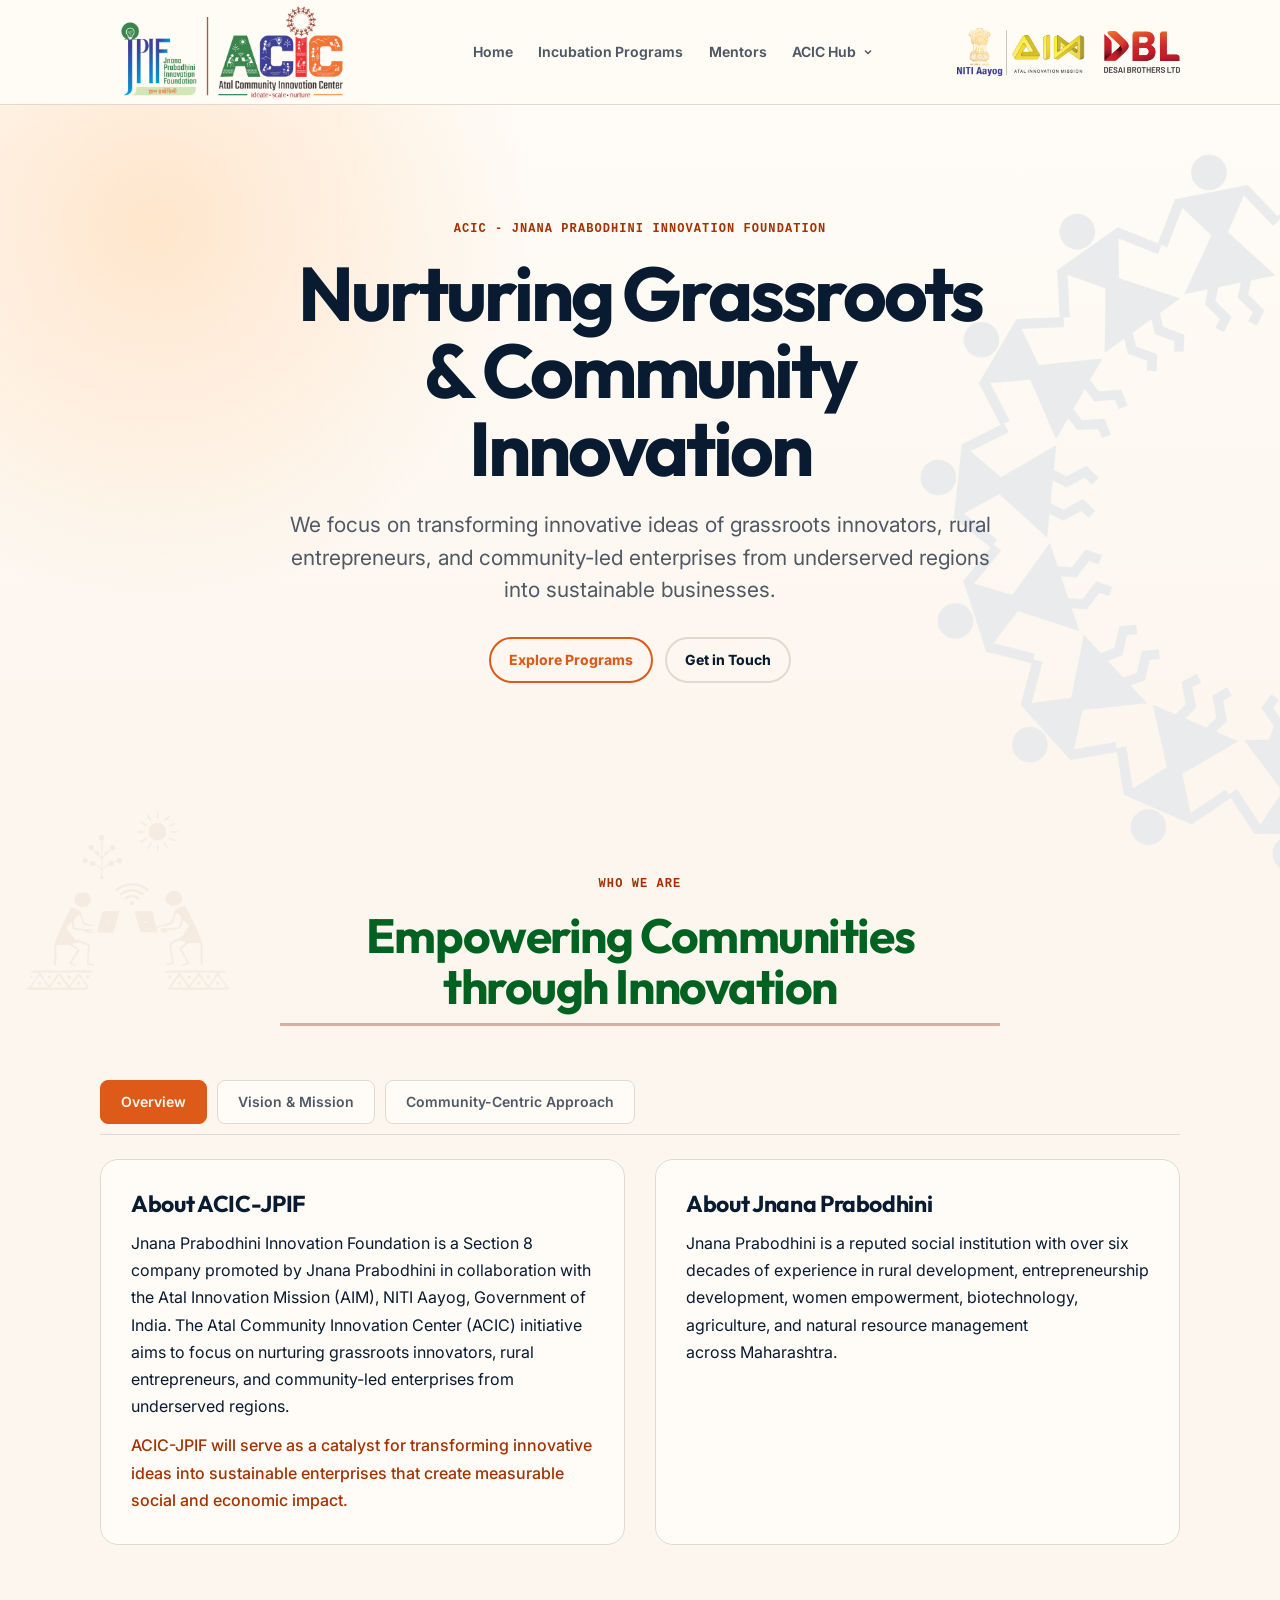
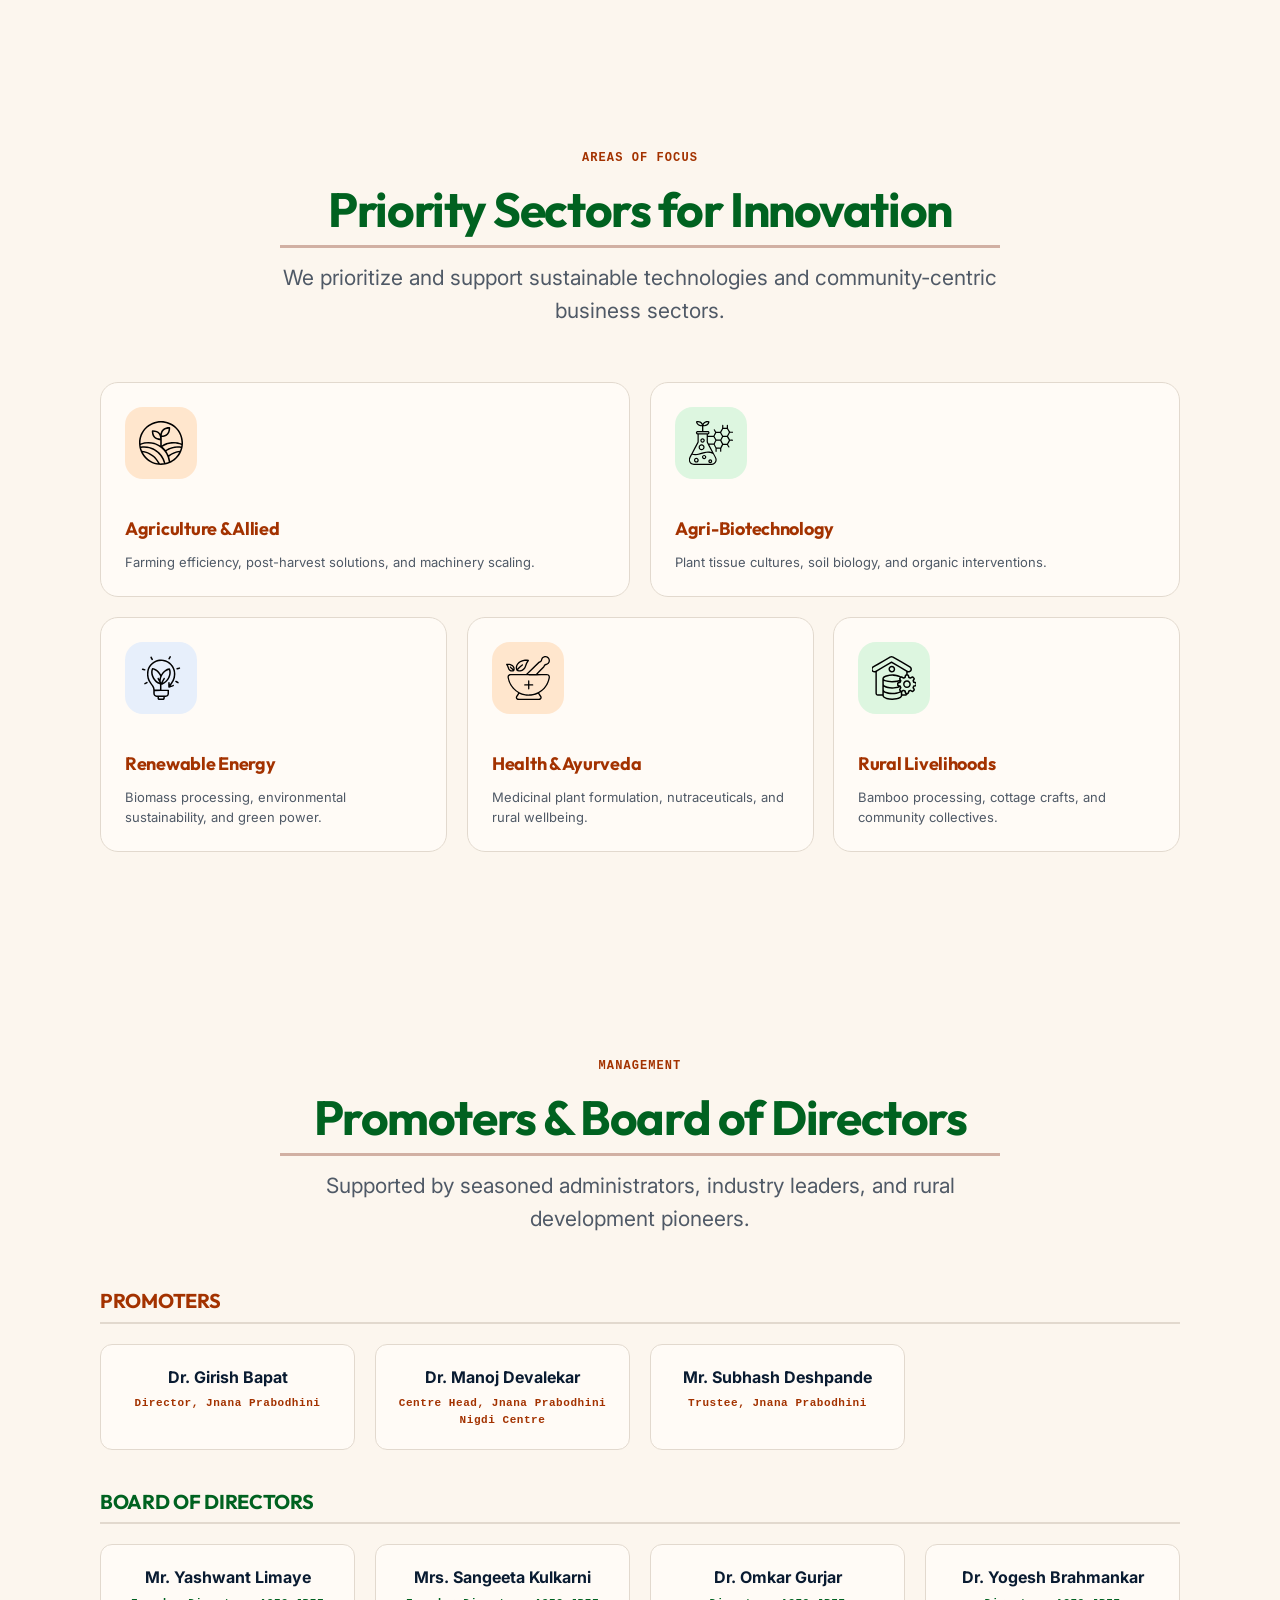
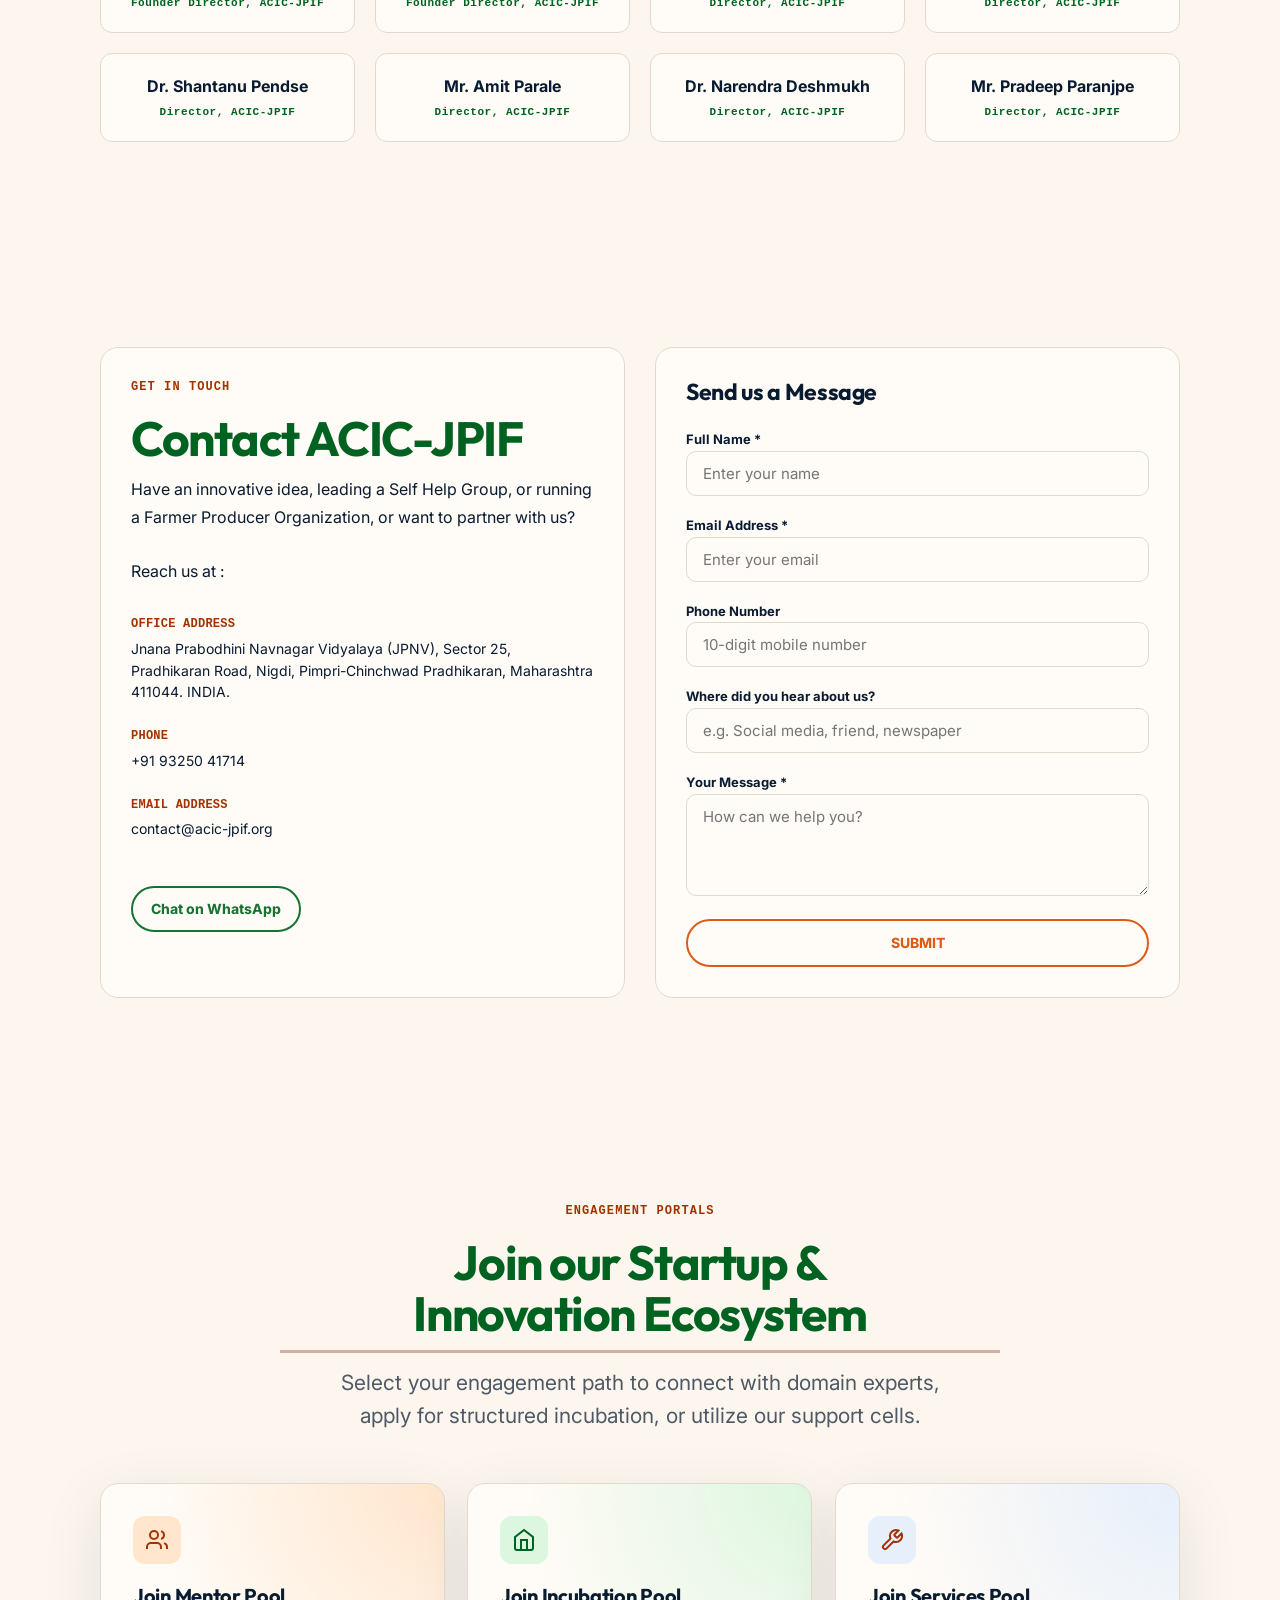
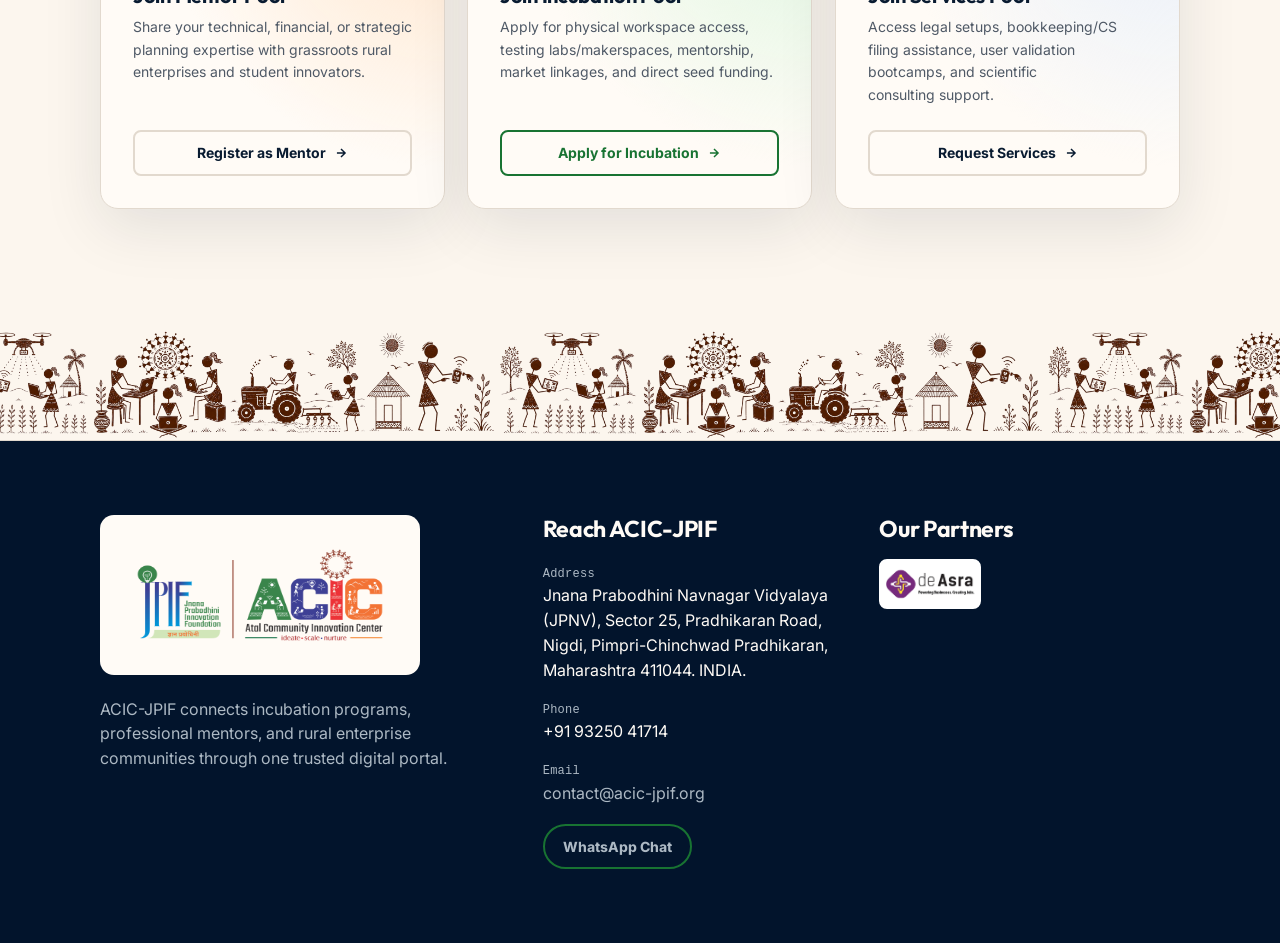
<file: index.html>
<!doctype html>
<html lang="en">
<head>
  <script>(function(){
    var data = {};
    var api = {
      getItem: function(k){ return Object.prototype.hasOwnProperty.call(data, k) ? data[k] : null; },
      setItem: function(k, v){ data[k] = String(v); },
      removeItem: function(k){ delete data[k]; },
      clear: function(){ data = {}; },
      key: function(i){ return Object.keys(data)[i] || null; }
    };
    Object.defineProperty(api, 'length', { get: function(){ return Object.keys(data).length; } });
    return api;
  }
  function tryShim(name){
    var works = false;
    try { works = !!window[name] && typeof window[name].getItem === 'function'; void window[name].length; }
    catch (_) { works = false; }
    if (works) return;
    try { Object.defineProperty(window, name, { configurable: true, value: makeStore() }); }
    catch (_) { try { window[name] = makeStore(); } catch (__) {} }
  }
  tryShim('localStorage');
  tryShim('sessionStorage');
  })();</script>
  <meta charset="utf-8" />
  <meta name="viewport" content="width=device-width, initial-scale=1" />
  <title>ACIC-Jnana Prabodhini Innovation Foundation (ACIC-JPIF)</title>
  <link rel="stylesheet" href="index.css?v=1.12" />
</head>
<body>
  <header class="topnav" data-od-id="topnav">
    <div class="container topnav-inner">
      <a class="brand-lockup" href="index.html#home" aria-label="ACIC-JPIF home">
        <img src="Images/JPIF%20ACIC%20LOGO.png" alt="JPIF ACIC logo" width="280" height="140" />
      </a>
      <nav id="primary-nav" class="navlinks" aria-label="Primary navigation">
        <a href="index.html">Home</a>
        <a href="program-detail.html">Incubation Programs</a>
        <a href="mentors.html">Mentors</a>
        <div class="nav-dropdown">
          <button class="nav-dropdown-toggle" type="button" aria-expanded="false">
            ACIC Hub
            <svg width="12" height="12" viewBox="0 0 24 24" fill="none" stroke="currentColor" stroke-width="3" style="vertical-align:middle; margin-left:2px;"><path d="m6 9 6 6 6-6"/></svg>
          </button>
          <div class="nav-dropdown-menu">
            <a href="support-cell.html">Startup Hub</a>
            <a href="community-hub.html">Community Hub</a>
            <a href="javascript:void(0);" style="pointer-events: none; opacity: 0.6; cursor: not-allowed;" aria-disabled="true">Training Hub</a>
          </div>
        </div>
        <div class="mobile-nav-logos">
          <p class="mobile-nav-logos-title">Supported By</p>
          <div class="mobile-nav-logos-grid">
            <img src="Images/NITI%20AIM%20logo.png" alt="NITI Aayog (AIM) logo" />
            <img src="Images/DBL%20LOGO%20PNG.png" alt="Desai Brothers Ltd (DBL) logo" />
          </div>
        </div>
      </nav>
      <div class="topnav-logos" aria-label="Host Institute Ecosystem Partners">
        <img src="Images/NITI%20AIM%20logo.png" alt="NITI Aayog (AIM) logo" class="nav-logo logo-niti" />
        <img src="Images/DBL%20LOGO%20PNG.png" alt="Desai Brothers Ltd (DBL) logo" class="nav-logo logo-dbl" />
      </div>
      <button class="nav-toggle" type="button" aria-label="Toggle navigation menu" aria-expanded="false" aria-controls="primary-nav">
        <svg viewBox="0 0 24 24" fill="none" stroke="currentColor" stroke-width="2" aria-hidden="true"><path d="M4 6h16M4 12h16M4 18h16"/></svg>
      </button>
    </div>
  </header>

  <main id="home">
    <!-- Hero Section -->
    <section class="section hero" data-od-id="hero">
      <div class="container hero-grid">
        <div class="hero-copy">
          <p class="eyebrow">ACIC - Jnana Prabodhini Innovation Foundation</p>
          <h1>Nurturing Grassroots & Community Innovation</h1>
          <p class="lead">We focus on transforming innovative ideas of grassroots innovators, rural entrepreneurs, and community-led enterprises from underserved regions into sustainable businesses.</p>
          <div class="hero-actions">
            <a class="btn btn-primary" href="program-detail.html">Explore Programs</a>
            <a class="btn btn-secondary" href="index.html#contact">Get in Touch</a>
          </div>

        </div>
      </div>
    </section>

    <!-- About Section -->
    <section class="section decor-left decor-el-1" id="about" data-od-id="about-jpif">
      <div class="container">
        <div class="section-head">
          <div>
            <p class="eyebrow">who we are</p>
            <h2>Empowering Communities through Innovation</h2>
          </div>
        </div>
        
        <div class="about-tabs" role="tablist" aria-label="About tabs">
          <button type="button" class="about-tab-btn active" role="tab" aria-selected="true" aria-controls="pane-overview" id="tab-overview" onclick="switchAboutTab('overview')">Overview</button>
          <button type="button" class="about-tab-btn" role="tab" aria-selected="false" aria-controls="pane-vision" id="tab-vision" onclick="switchAboutTab('vision')">Vision & Mission</button>
          <button type="button" class="about-tab-btn" role="tab" aria-selected="false" aria-controls="pane-approach" id="tab-approach" onclick="switchAboutTab('approach')">Community-Centric Approach</button>
        </div>

        <div id="pane-overview" class="about-pane active" role="tabpanel" aria-labelledby="tab-overview">
          <div class="grid-2">
            <div class="card">
              <h3>About ACIC-JPIF</h3>
              <p style="margin-top:12px; line-height: 1.7;">Jnana Prabodhini Innovation Foundation is a Section 8 company promoted by Jnana Prabodhini in collaboration with the Atal Innovation Mission (AIM), NITI Aayog, Government of India. The Atal Community Innovation Center (ACIC) initiative aims to focus on nurturing grassroots innovators, rural entrepreneurs, and community-led enterprises from underserved regions.</p>
              <p style="margin-top:12px; line-height: 1.7; font-weight: 500; color: var(--accent-text);">ACIC-JPIF will serve as a catalyst for transforming innovative ideas into sustainable enterprises that create measurable social and economic impact.</p>
            </div>
            <div class="card">
              <h3>About Jnana Prabodhini</h3>
              <p style="margin-top:12px; line-height: 1.7;">Jnana Prabodhini is a reputed social institution with over six decades of experience in rural development, entrepreneurship development, women empowerment, biotechnology, agriculture, and natural resource management across Maharashtra.</p>
            </div>
          </div>
        </div>

        <div id="pane-vision" class="about-pane" role="tabpanel" aria-labelledby="tab-vision">
          <div class="grid-2">
            <div class="card">
              <h3>Our Vision</h3>
              <ul style="margin-top:12px; padding-left:20px; display:grid; gap:10px; line-height: 1.6;">
                <li>Promote grassroots innovation and entrepreneurship in underserved communities.</li>
                <li>Support startups aligned with Sustainable Development Goals (SDGs).</li>
                <li>Enable rural innovators to build financially sustainable enterprises.</li>
                <li>Create an inclusive innovation ecosystem connecting communities, institutions, mentors, and markets.</li>
              </ul>
            </div>
            <div class="card">
              <h3>Our Mission</h3>
              <ul style="margin-top:12px; padding-left:20px; display:grid; gap:10px; line-height: 1.6;">
                <li>Identify and nurture innovators from rural and semi-urban areas.</li>
                <li>Build entrepreneurship capabilities among youth, women, SHGs, farmers, FPOs, and community organizations.</li>
                <li>Provide incubation, mentoring, technical, and business support to startups.</li>
                <li>Facilitate market access, partnerships, and funding opportunities.</li>
                <li>Develop scalable solutions in agriculture, biotechnology, renewable energy, sustainability, and health sectors.</li>
              </ul>
            </div>
          </div>
        </div>

        <div id="pane-approach" class="about-pane" role="tabpanel" aria-labelledby="tab-approach">
          <div class="card">
            <h3>Bottom-Up Community Incubation</h3>
            <p style="margin-top:12px; line-height: 1.7;">The incubation model is designed around a bottom-up community entrepreneurship approach, specifically catering to underserved collective groups and local talent pools.</p>
            <div class="grid-2" style="margin-top: 24px;">
              <div>
                <h4 style="font-weight: 700; margin-bottom: 10px;">Key Target Groups</h4>
                <ul style="padding-left: 20px; display: grid; gap: 6px; font-size:14px; color: var(--muted);">
                  <li>Self Help Groups (SHGs)</li>
                  <li>Farmers and Farmer Producer Organizations (FPOs)</li>
                  <li>Rural Youth</li>
                  <li>Students & Researchers</li>
                  <li>Entrepreneurs</li>
                  <li>Voluntary Organizations</li>
                  <li>Ayurvedic Practitioners</li>
                </ul>
              </div>
              <div>
                <h4 style="font-weight: 700; margin-bottom: 10px;">Key Interventions</h4>
                <ul style="padding-left: 20px; display: grid; gap: 6px; font-size:14px; color: var(--muted);">
                  <li>Design Thinking Workshops</li>
                  <li>Ideathons & Hackathons</li>
                  <li>Capacity-Building Programs</li>
                  <li>Entrepreneurship Mentoring</li>
                  <li>Outreach & Exposure Activities</li>
                  <li>Market Linkage & Partnership Support</li>
                </ul>
              </div>
            </div>
          </div>
        </div>
      </div>
    </section>

    <!-- Focus Sectors Section -->
    <section class="section decor-right decor-el-2" id="sectors" data-od-id="focus-sectors">
      <div class="container">
        <div class="section-head">
          <div>
            <p class="eyebrow">areas of focus</p>
            <h2>Priority Sectors for Innovation</h2>
            <p class="lead">We prioritize and support sustainable technologies and community-centric business sectors.</p>
          </div>
        </div>
        <div class="grid-5">
          <div class="sector-card">
            <div class="iconbox" aria-hidden="true" style="background:var(--saffron-soft);">
              <img src="Images/Agriculture & Allied Activities.svg" alt="Agriculture & Allied Activities Icon" />
            </div>
            <h3>Agriculture & Allied</h3>
            <p style="font-size:13px; color:var(--muted);">Farming efficiency, post-harvest solutions, and machinery scaling.</p>
          </div>
          <div class="sector-card">
            <div class="iconbox" aria-hidden="true" style="background:var(--green-soft);">
              <img src="Images/Agri-Biotechnology.svg" alt="Agri-Biotechnology Icon" />
            </div>
            <h3>Agri-Biotechnology</h3>
            <p style="font-size:13px; color:var(--muted);">Plant tissue cultures, soil biology, and organic interventions.</p>
          </div>
          <div class="sector-card">
            <div class="iconbox" aria-hidden="true" style="background:var(--navy-soft);">
              <img src="Images/Renewable Energy.svg" alt="Renewable Energy Icon" />
            </div>
            <h3>Renewable Energy</h3>
            <p style="font-size:13px; color:var(--muted);">Biomass processing, environmental sustainability, and green power.</p>
          </div>
          <div class="sector-card">
            <div class="iconbox" aria-hidden="true" style="background:var(--saffron-soft);">
              <img src="Images/Ayurveda.svg" alt="Ayurveda Icon" />
            </div>
            <h3>Health & Ayurveda</h3>
            <p style="font-size:13px; color:var(--muted);">Medicinal plant formulation, nutraceuticals, and rural wellbeing.</p>
          </div>
          <div class="sector-card">
            <div class="iconbox" aria-hidden="true" style="background:var(--green-soft);">
              <img src="Images/Community Enterprises.svg" alt="Community Enterprises Icon" />
            </div>
            <h3>Rural Livelihoods</h3>
            <p style="font-size:13px; color:var(--muted);">Bamboo processing, cottage crafts, and community collectives.</p>
          </div>
        </div>
      </div>
    </section>

    <!-- Team & Board Section -->
    <section class="section decor-left decor-el-3" id="team" data-od-id="team-board">
      <div class="container">
        <div class="section-head">
          <div>
            <p class="eyebrow">management</p>
            <h2>Promoters & Board of Directors</h2>
            <p class="lead">Supported by seasoned administrators, industry leaders, and rural development pioneers.</p>
          </div>
        </div>
        
        <div>
          <h3 style="color: var(--accent-text); font-size: 20px; border-bottom: 2px solid var(--border); padding-bottom: 8px;">PROMOTERS</h3>
          <div class="team-grid">
            <div class="member-card">
              <h4>Dr. Girish Bapat</h4>
              <p class="designation founder-desc">Director, Jnana Prabodhini</p>
            </div>
            <div class="member-card">
              <h4>Dr. Manoj Devalekar</h4>
              <p class="designation founder-desc">Centre Head, Jnana Prabodhini Nigdi Centre</p>
            </div>
            <div class="member-card">
              <h4>Mr. Subhash Deshpande</h4>
              <p class="designation founder-desc">Trustee, Jnana Prabodhini</p>
            </div>
          </div>
        </div>

        <div style="margin-top: 40px;">
          <h3 style="color: var(--green-text); font-size: 20px; border-bottom: 2px solid var(--border); padding-bottom: 8px;">BOARD OF DIRECTORS</h3>
          <div class="team-grid">
            <div class="member-card">
              <h4>Mr. Yashwant Limaye</h4>
              <p class="designation bod-desc">Founder Director, ACIC-JPIF</p>
            </div>
            <div class="member-card">
              <h4>Mrs. Sangeeta Kulkarni</h4>
              <p class="designation bod-desc">Founder Director, ACIC-JPIF</p>
            </div>
            <div class="member-card">
              <h4>Dr. Omkar Gurjar</h4>
              <p class="designation bod-desc">Director, ACIC-JPIF</p>
            </div>
            <div class="member-card">
              <h4>Dr. Yogesh Brahmankar</h4>
              <p class="designation bod-desc">Director, ACIC-JPIF</p>
            </div>
            <div class="member-card">
              <h4>Dr. Shantanu Pendse</h4>
              <p class="designation bod-desc">Director, ACIC-JPIF</p>
            </div>
            <div class="member-card">
              <h4>Mr. Amit Parale</h4>
              <p class="designation bod-desc">Director, ACIC-JPIF</p>
            </div>
            <div class="member-card">
              <h4>Dr. Narendra Deshmukh</h4>
              <p class="designation bod-desc">Director, ACIC-JPIF</p>
            </div>
            <div class="member-card">
              <h4>Mr. Pradeep Paranjpe</h4>
              <p class="designation bod-desc">Director, ACIC-JPIF</p>
            </div>
          </div>
        </div>
      </div>
    </section>




    <!-- Contact Section -->
    <section class="section decor-right decor-el-4" id="contact" data-od-id="contact-section">
      <div class="container grid-2">
        <div class="card">
          <p class="eyebrow">get in touch</p>
          <h2>Contact ACIC-JPIF</h2>
          <p style="margin-top: 12px; line-height: 1.7;">Have an innovative idea, leading a Self Help Group, or running a Farmer Producer Organization, or want to partner with us?<br><br>Reach us at :</p>
          
          <ul style="list-style: none; padding: 0; margin-top: 24px; display: grid; gap: 18px;">
            <li>
              <span class="meta" style="font-weight: 700; color: var(--accent-text);">OFFICE ADDRESS</span>
              <p style="font-size:14px; margin-top: 4px;">Jnana Prabodhini Navnagar Vidyalaya (JPNV), Sector 25, Pradhikaran Road, Nigdi, Pimpri-Chinchwad Pradhikaran, Maharashtra 411044. INDIA.</p>
            </li>
            <li>
              <span class="meta" style="font-weight: 700; color: var(--accent-text);">PHONE</span>
              <p style="font-size:14px; margin-top: 4px;">+91 93250 41714</p>
            </li>
            <li>
              <span class="meta" style="font-weight: 700; color: var(--accent-text);">EMAIL ADDRESS</span>
              <p style="font-size:14px; margin-top: 4px;"><a href="mailto:contact@acic-jpif.org">contact@acic-jpif.org</a></p>
            </li>
          </ul>
          <a class="btn whatsapp" href="https://wa.me/919325041714" style="margin-top: 30px;" aria-label="Open WhatsApp chat shortcut">Chat on WhatsApp</a>
        </div>

        <div class="card">
          <h3>Send us a Message</h3>
          <form style="margin-top: 20px; display: grid; gap: 16px;" onsubmit="handleContactSubmit(event)">
            <div class="form-group">
              <label for="cName" style="font-size: 13px; font-weight:700;">Full Name *</label>
              <input type="text" id="cName" class="form-control" placeholder="Enter your name" required />
            </div>
            <div class="form-group">
              <label for="cEmail" style="font-size: 13px; font-weight:700;">Email Address *</label>
              <input type="email" id="cEmail" class="form-control" placeholder="Enter your email" required />
            </div>
            <div class="form-group">
              <label for="cPhone" style="font-size: 13px; font-weight:700;">Phone Number</label>
              <input type="tel" id="cPhone" class="form-control" placeholder="10-digit mobile number" />
            </div>
            <div class="form-group">
              <label for="cSource" style="font-size: 13px; font-weight:700;">Where did you hear about us?</label>
              <input type="text" id="cSource" class="form-control" placeholder="e.g. Social media, friend, newspaper" />
            </div>
            <div class="form-group">
              <label for="cMsg" style="font-size: 13px; font-weight:700;">Your Message *</label>
              <textarea id="cMsg" class="form-control" rows="4" placeholder="How can we help you?" required></textarea>
            </div>
            <button type="submit" class="btn btn-primary" style="width: 100%; min-height: 48px;">SUBMIT</button>
          </form>
          <div id="contact-success" style="display:none; text-align:center; padding: 20px 0; color: var(--green-text);">
            <h4 style="font-weight:700; margin-bottom:8px;">Thank you!</h4>
            <p style="font-size:14px;">Your message has been recorded. Our team will get back to you shortly.</p>
          </div>
        </div>
    </section>

    <!-- Onboarding / Apply Section -->
    <section class="section join-ecosystem-section decor-left decor-el-5" id="join-ecosystem" data-od-id="join-ecosystem">
      <div class="container">
        <div class="section-head text-center" style="text-align: center; justify-content: center; margin-bottom: 50px;">
          <div style="max-width: 720px; margin: 0 auto;">
            <p class="eyebrow">engagement portals</p>
            <h2>Join our Startup & Innovation Ecosystem</h2>
            <p class="lead">Select your engagement path to connect with domain experts,<br>apply for structured incubation, or utilize our support cells.</p>
          </div>
        </div>
        <div class="grid-3" style="margin-top: 30px;">
          <!-- Card 1: Mentor -->
          <div class="card portal-card" style="display: flex; flex-direction: column; justify-content: space-between; padding: 32px; border-radius: 18px; border: 1px solid var(--border); transition: all 0.3s ease; background: radial-gradient(circle at 100% 0%, var(--saffron-soft), transparent 60%), var(--surface);">
            <div>
              <div class="portal-icon" style="width: 48px; height: 48px; border-radius: 12px; background: var(--saffron-soft); color: var(--accent-text); display: grid; place-items: center; font-size: 20px; font-weight: 750; margin-bottom: 20px;">
                <svg width="24" height="24" fill="none" stroke="currentColor" stroke-width="2" viewBox="0 0 24 24"><path d="M16 21v-2a4 4 0 0 0-4-4H6a4 4 0 0 0-4 4v2"/><circle cx="9" cy="7" r="4"/><path d="M22 21v-2a4 4 0 0 0-3-3.87"/><path d="M16 3.13a4 4 0 0 1 0 7.75"/></svg>
              </div>
              <h3 style="font-size: 20px; margin-bottom: 8px; color: var(--fg);">Join Mentor Pool</h3>
              <p style="font-size: 14px; color: var(--muted); line-height: 1.6; margin-bottom: 24px;">Share your technical, financial, or strategic planning expertise with grassroots rural enterprises and student innovators.</p>
            </div>
            <a href="mentor-onboarding.html" class="btn btn-secondary" style="width: 100%; border-radius: 8px; font-weight: 700; display: inline-flex; align-items: center; justify-content: center; gap: 8px;">
              Register as Mentor
              <svg width="14" height="14" viewBox="0 0 24 24" fill="none" stroke="currentColor" stroke-width="2.5"><path d="M5 12h14M12 5l7 7-7 7"/></svg>
            </a>
          </div>

          <!-- Card 2: Incubation -->
          <div class="card portal-card" style="display: flex; flex-direction: column; justify-content: space-between; padding: 32px; border-radius: 18px; border: 1px solid var(--border); transition: all 0.3s ease; background: radial-gradient(circle at 100% 0%, var(--green-soft), transparent 60%), var(--surface);">
            <div>
              <div class="portal-icon" style="width: 48px; height: 48px; border-radius: 12px; background: var(--green-soft); color: var(--green-text); display: grid; place-items: center; font-size: 20px; font-weight: 750; margin-bottom: 20px;">
                <svg width="24" height="24" fill="none" stroke="currentColor" stroke-width="2" viewBox="0 0 24 24"><path d="M3 9l9-7 9 7v11a2 2 0 0 1-2 2H5a2 2 0 0 1-2-2z"/><polyline points="9 22 9 12 15 12 15 22"/></svg>
              </div>
              <h3 style="font-size: 20px; margin-bottom: 8px; color: var(--fg);">Join Incubation Pool</h3>
              <p style="font-size: 14px; color: var(--muted); line-height: 1.6; margin-bottom: 24px;">Apply for physical workspace access, testing labs/makerspaces, mentorship, market linkages, and direct seed funding.</p>
            </div>
            <a href="program-detail.html" class="btn btn-green" style="width: 100%; border-radius: 8px; font-weight: 700; display: inline-flex; align-items: center; justify-content: center; gap: 8px;">
              Apply for Incubation
              <svg width="14" height="14" viewBox="0 0 24 24" fill="none" stroke="currentColor" stroke-width="2.5"><path d="M5 12h14M12 5l7 7-7 7"/></svg>
            </a>
          </div>

          <!-- Card 3: Services -->
          <div class="card portal-card" style="display: flex; flex-direction: column; justify-content: space-between; padding: 32px; border-radius: 18px; border: 1px solid var(--border); transition: all 0.3s ease; background: radial-gradient(circle at 100% 0%, var(--navy-soft), transparent 60%), var(--surface);">
            <div>
              <div class="portal-icon" style="width: 48px; height: 48px; border-radius: 12px; background: var(--navy-soft); color: var(--accent-text); display: grid; place-items: center; font-size: 20px; font-weight: 750; margin-bottom: 20px;">
                <svg width="24" height="24" fill="none" stroke="currentColor" stroke-width="2" viewBox="0 0 24 24"><path d="M14.7 6.3a1 1 0 0 0 0 1.4l1.6 1.6a1 1 0 0 0 1.4 0l3.77-3.77a6 6 0 0 1-7.94 7.94l-6.91 6.91a2.12 2.12 0 0 1-3-3l6.91-6.91a6 6 0 0 1 7.94-7.94l-3.76 3.76z"/></svg>
              </div>
              <h3 style="font-size: 20px; margin-bottom: 8px; color: var(--fg);">Join Services Pool</h3>
              <p style="font-size: 14px; color: var(--muted); line-height: 1.6; margin-bottom: 24px;">Access legal setups, bookkeeping/CS filing assistance, user validation bootcamps, and scientific consulting support.</p>
            </div>
            <a href="support-cell.html" class="btn btn-secondary" style="width: 100%; border-radius: 8px; font-weight: 700; display: inline-flex; align-items: center; justify-content: center; gap: 8px;">
              Request Services
              <svg width="14" height="14" viewBox="0 0 24 24" fill="none" stroke="currentColor" stroke-width="2.5"><path d="M5 12h14M12 5l7 7-7 7"/></svg>
            </a>
          </div>
        </div>
      </div>
    </section>

    <!-- Warli divider band -->
    <section class="warli-divider" data-od-id="warli-divider" aria-label="Warli art divider">
      <div class="warli-band"></div>
    </section>
  </main>

  <footer class="pagefoot" data-od-id="footer">
    <div class="container footer-grid">
      <div>
        <img class="footer-logo" src="Images/JPIF%20ACIC%20LOGO.png" alt="JPIF ACIC logo" width="320" height="160" loading="lazy" decoding="async" />
        <p>ACIC-JPIF connects incubation programs, professional mentors, and rural enterprise communities through one trusted digital portal.</p>
      </div>
      <div>
        <h3>Reach ACIC-JPIF</h3>
        <ul class="pagefoot-contact-details" style="list-style:none; margin:0; padding:0; display:grid; gap:12px;">
          <li><span class="meta">Address</span><br />Jnana Prabodhini Navnagar Vidyalaya (JPNV), Sector 25, Pradhikaran Road, Nigdi, Pimpri-Chinchwad Pradhikaran, Maharashtra 411044. INDIA.</li>
          <li><span class="meta">Phone</span><br />+91 93250 41714</li>
          <li><span class="meta">Email</span><br /><a href="mailto:contact@acic-jpif.org">contact@acic-jpif.org</a></li>
        </ul>
        <a class="btn whatsapp" href="https://wa.me/919325041714" aria-label="Open WhatsApp chat shortcut">WhatsApp Chat</a>
      </div>
      <div>
        <h3>Our Partners</h3>
        <div class="partner-slots" aria-label="Partner logos">
          <div class="partner-slot">
            <a href="https://www.deasra.in/" target="_blank" rel="noopener noreferrer">
              <img src="Images/Partners/DeAsra.png" alt="deAsra Foundation logo" loading="lazy" />
            </a>
          </div>
          <!-- Provision for future JV / partner logos -->
          <!-- <div class="partner-slot"><div class="partner-placeholder">Partner Logo</div></div> -->
        </div>
      </div>
    </div>
  </footer>

  <script>
    // Tab switching for About section
    function switchAboutTab(tabName) {
      document.querySelectorAll('.about-tab-btn').forEach(function(btn) {
        var active = btn.id === 'tab-' + tabName;
        btn.classList.toggle('active', active);
        btn.setAttribute('aria-selected', active ? 'true' : 'false');
      });
      document.querySelectorAll('.about-pane').forEach(function(pane) {
        pane.classList.toggle('active', pane.id === 'pane-' + tabName);
      });
    }


    // Contact form simulation
    function handleContactSubmit(event) {
      event.preventDefault();
      var form = event.target;
      form.style.display = 'none';
      document.getElementById('contact-success').style.display = 'block';
    }
  </script>
  <script src="app.js?v=1.3"></script>
</body>
</html>
</file>
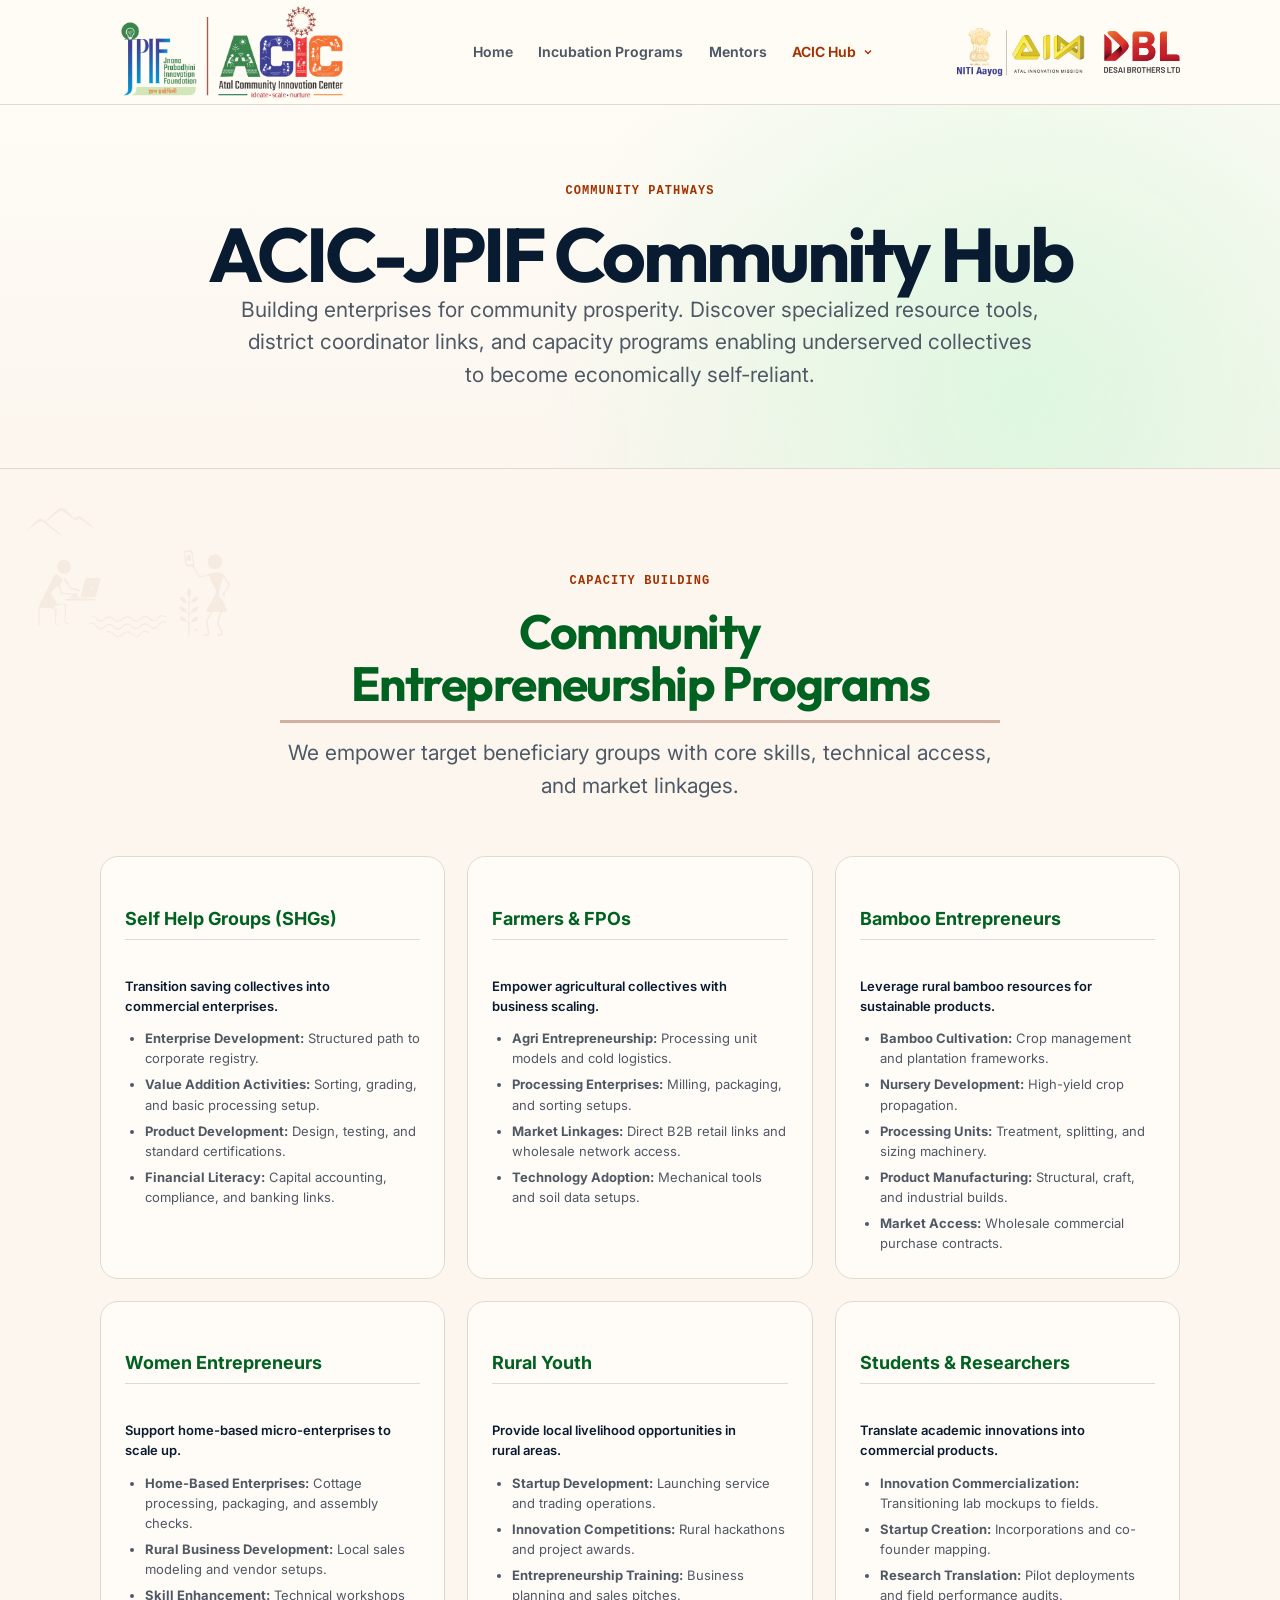
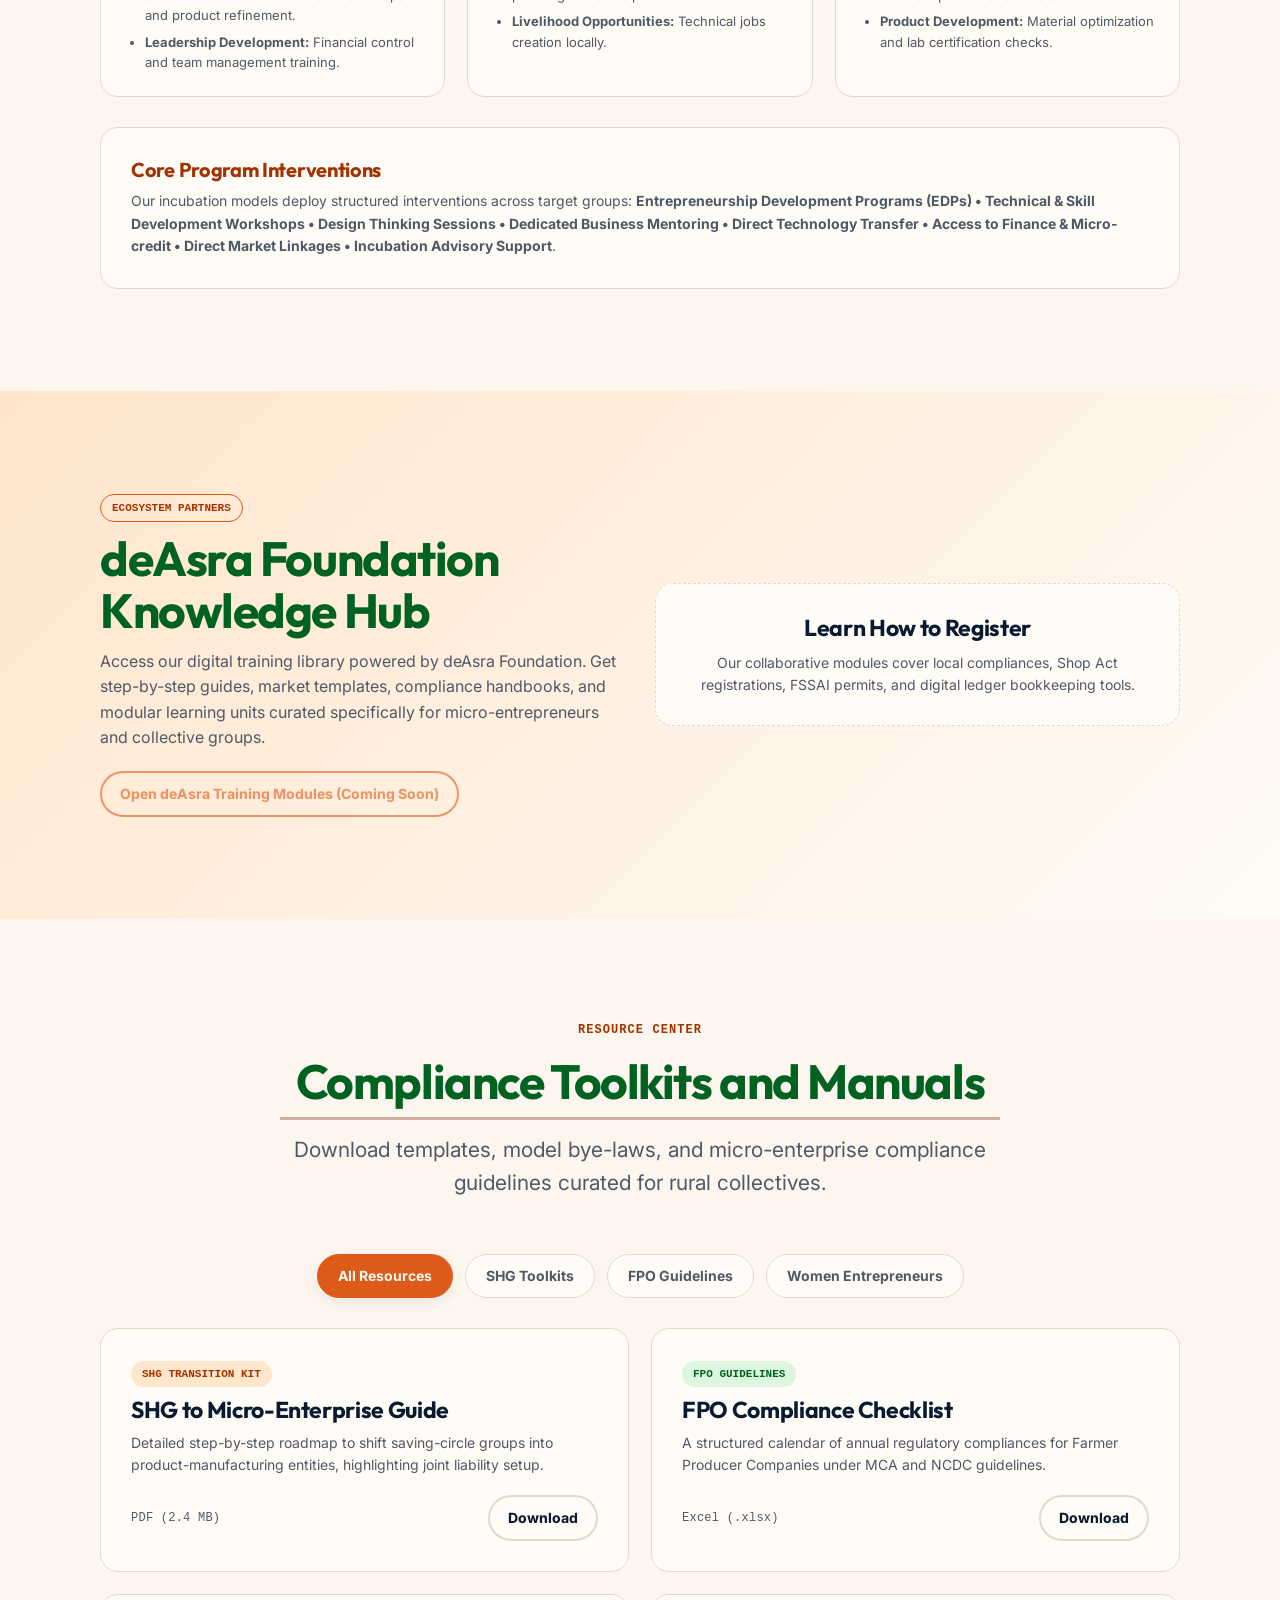
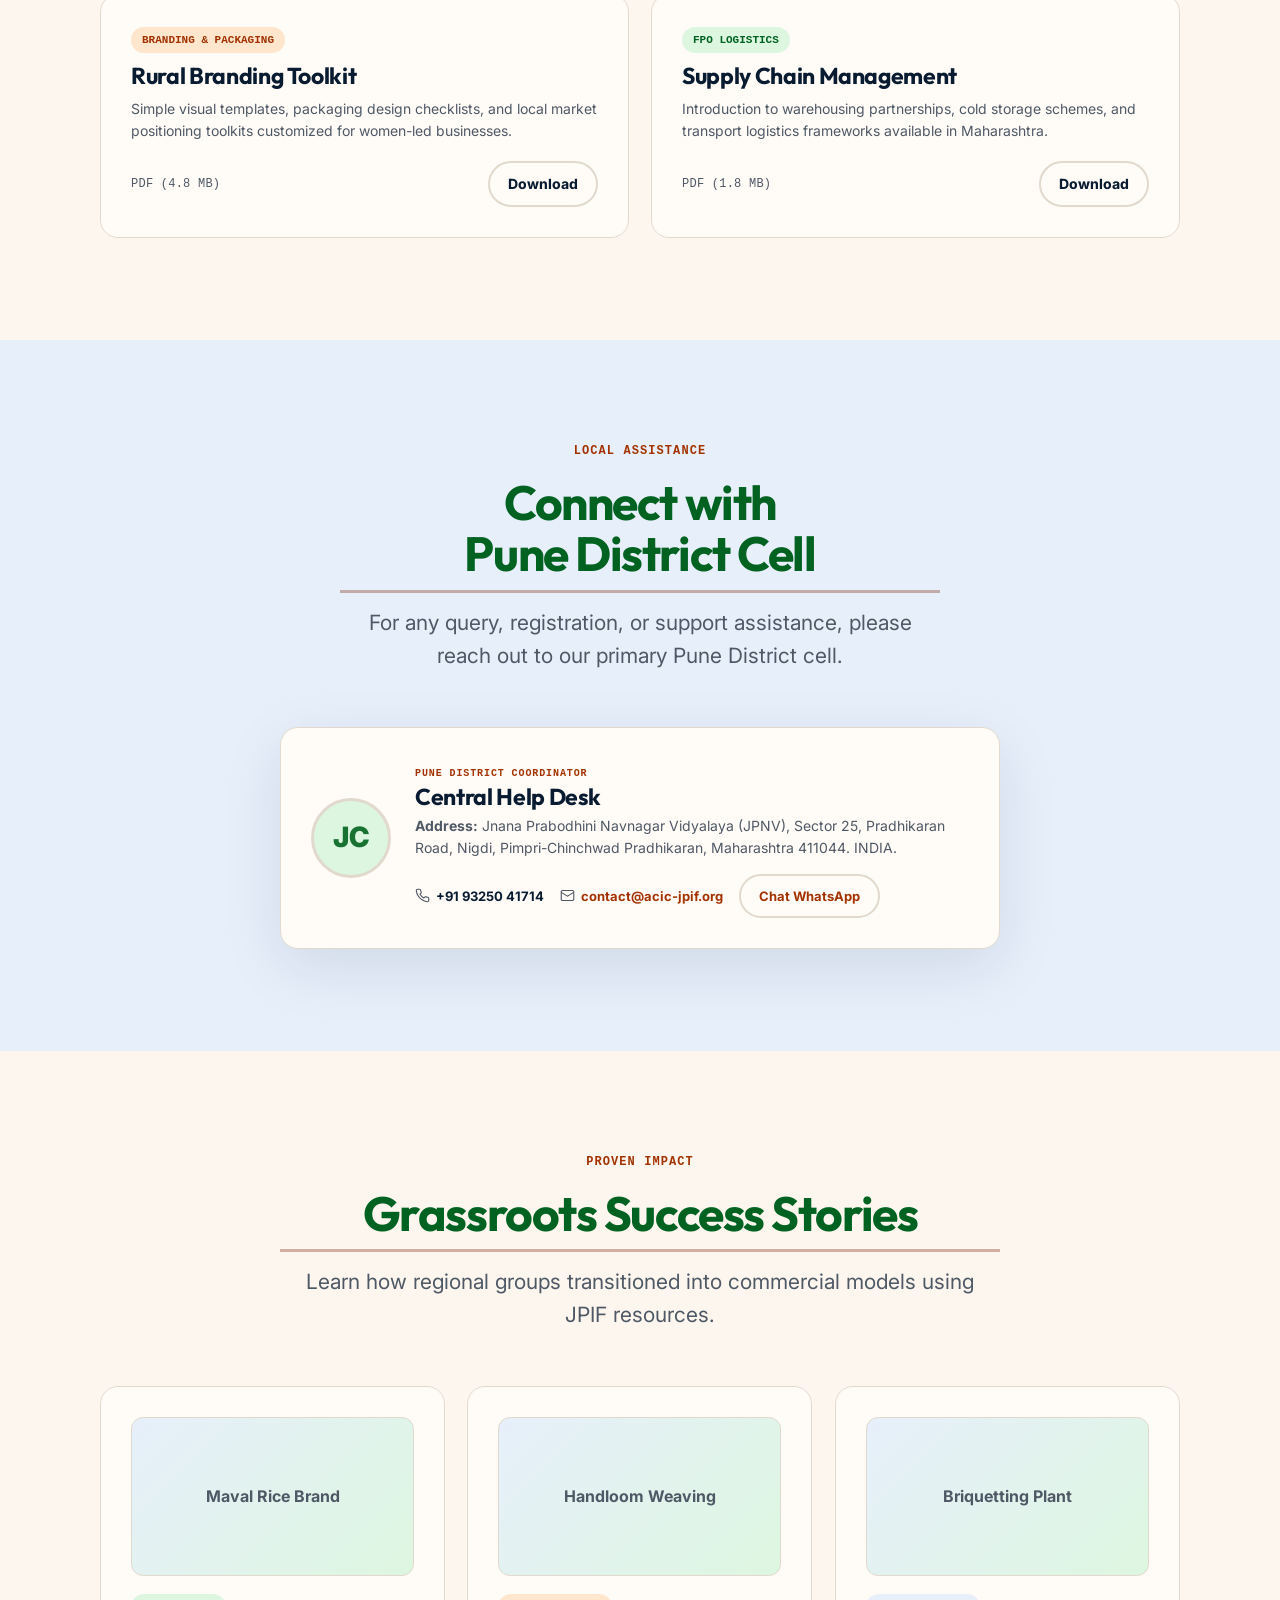
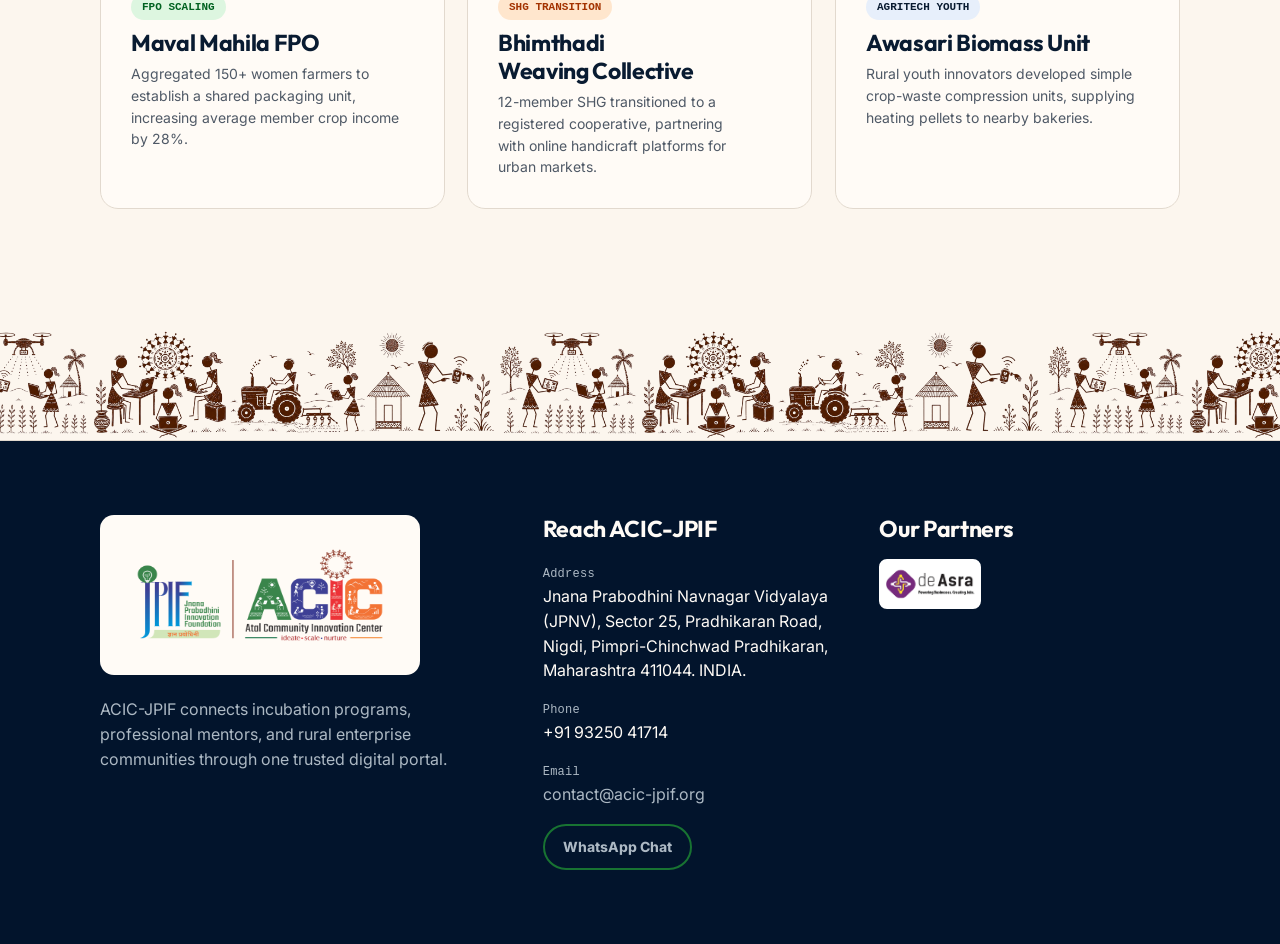
<file: community-hub.html>
<!doctype html>
<html lang="en">
<head>
  <meta charset="utf-8" />
  <meta name="viewport" content="width=device-width, initial-scale=1" />
  <title>Community Hub - ACIC-JPIF</title>
  <link rel="stylesheet" href="index.css?v=1.12" />
  <style>
    .hub-hero {
      padding-block: clamp(50px, 6vw, 90px);
      background: radial-gradient(circle at 80% 80%, var(--green-soft), transparent 45%), linear-gradient(180deg, var(--surface), var(--bg));
      border-bottom: 1px solid var(--border);
    }
    
    /* Category Filter Tab styling */
    .filter-tabs {
      display: flex;
      justify-content: center;
      gap: 12px;
      margin-block: 30px;
      flex-wrap: wrap;
    }
    .filter-tab {
      padding: 10px 20px;
      border: 1px solid var(--border);
      border-radius: 99px;
      background: var(--surface);
      color: var(--muted);
      font-size: 14px;
      font-weight: 700;
      transition: all 0.2s cubic-bezier(0.16, 1, 0.3, 1);
    }
    .filter-tab:hover {
      border-color: var(--muted);
      background: var(--bg);
    }
    .filter-tab.active {
      background: var(--accent);
      border-color: var(--accent);
      color: var(--surface);
      box-shadow: var(--shadow-sm);
    }
    
    .resources-grid {
      display: grid;
      grid-template-columns: repeat(2, minmax(0, 1fr));
      gap: 22px;
      margin-top: 20px;
    }
    .resource-card {
      display: flex;
      flex-direction: column;
      justify-content: space-between;
      animation: fadeIn 0.4s ease-out;
    }
    
    /* Support Router Panel */
    .support-router {
      max-width: 720px;
      margin-inline: auto;
    }
    .router-select-box {
      margin-bottom: 30px;
      text-align: center;
    }
    .coordinator-card {
      border: 1px solid var(--border);
      border-radius: var(--radius-lg);
      background: var(--surface);
      padding: 30px;
      display: grid;
      grid-template-columns: 80px 1fr;
      gap: 24px;
      align-items: center;
      box-shadow: var(--shadow);
      min-height: 180px;
      animation: fadeIn 0.4s ease-out;
    }
    .coord-avatar {
      width: 80px;
      height: 80px;
      border-radius: 50%;
      background: var(--green-soft);
      color: var(--green);
      font-size: 28px;
      font-weight: 850;
      display: grid;
      place-items: center;
      border: 3px solid var(--border);
    }
    .coord-details h3 {
      margin-bottom: 4px;
    }
    .coord-meta {
      display: flex;
      flex-wrap: wrap;
      gap: 16px;
      margin-top: 14px;
      font-size: 13px;
      color: var(--muted);
    }
    .coord-meta a {
      color: var(--accent-text);
      font-weight: 700;
      display: inline-flex;
      align-items: center;
      gap: 5px;
    }
    .coord-ico {
      width: 15px;
      height: 15px;
      vertical-align: -3px;
      color: var(--muted);
    }
    .coord-meta > span { display: inline-flex; align-items: center; gap: 6px; }

    /* Success Stories Card */
    .story-img-placeholder {
      aspect-ratio: 16 / 9;
      background: linear-gradient(135deg, var(--navy-soft), var(--green-soft));
      border-radius: 12px;
      margin-bottom: 16px;
      display: grid;
      place-items: center;
      font-weight: 700;
      color: var(--muted);
      border: 1px solid var(--border);
    }

    /* Program details styles */
    .comm-program-card {
      background: var(--surface);
      border: 1px solid var(--border);
      border-radius: var(--radius-lg);
      padding: 24px;
      display: flex;
      flex-direction: column;
      gap: 12px;
      transition: all 0.2s ease;
    }
    .comm-program-card:hover {
      transform: translateY(-2px);
      border-color: var(--green);
    }
    .comm-program-card h4 {
      font-size: 18px;
      color: var(--green-text);
      font-weight: 700;
      border-bottom: 1.5px solid var(--border);
      padding-bottom: 6px;
    }
    .comm-program-card ul {
      padding-left: 20px;
      font-size: 13px;
      color: var(--muted);
      display: grid;
      gap: 6px;
      margin: 0;
    }
    
    @keyframes fadeIn {
      from { opacity: 0; transform: translateY(8px); }
      to { opacity: 1; transform: translateY(0); }
    }

    @media (max-width: 768px) {
      .coordinator-card {
        grid-template-columns: 1fr;
        text-align: center;
        justify-items: center;
      }
      .filter-tabs {
        flex-wrap: nowrap !important;
        overflow-x: auto !important;
        padding-bottom: 12px !important;
        -webkit-overflow-scrolling: touch;
        scroll-snap-type: x mandatory;
        justify-content: flex-start !important;
        scrollbar-width: none;
      }
      .filter-tabs::-webkit-scrollbar {
        display: none;
      }
      .filter-tab {
        flex: 0 0 auto !important;
        scroll-snap-align: start;
      }
    }
    @media (max-width: 620px) {
      .resources-grid {
        grid-template-columns: 1fr;
      }
    }
  </style>
</head>
<body>
  <header class="topnav" data-od-id="topnav">
    <div class="container topnav-inner">
      <a class="brand-lockup" href="index.html#home" aria-label="ACIC-JPIF home">
        <img src="Images/JPIF%20ACIC%20LOGO.png" alt="JPIF ACIC logo" width="280" height="140" />
      </a>
      <nav id="primary-nav" class="navlinks" aria-label="Primary navigation">
        <a href="index.html">Home</a>
        <a href="program-detail.html">Incubation Programs</a>
        <a href="mentors.html">Mentors</a>
        <div class="nav-dropdown">
          <button class="nav-dropdown-toggle active" type="button" aria-expanded="false">
            ACIC Hub
            <svg width="12" height="12" viewBox="0 0 24 24" fill="none" stroke="currentColor" stroke-width="3" style="vertical-align:middle; margin-left:2px;"><path d="m6 9 6 6 6-6"/></svg>
          </button>
          <div class="nav-dropdown-menu">
            <a href="support-cell.html">Startup Hub</a>
            <a href="community-hub.html" class="active">Community Hub</a>
            <a href="javascript:void(0);" style="pointer-events: none; opacity: 0.6; cursor: not-allowed;" aria-disabled="true">Training Hub</a>
          </div>
        </div>
        <div class="mobile-nav-logos">
          <p class="mobile-nav-logos-title">Supported By</p>
          <div class="mobile-nav-logos-grid">
            <img src="Images/NITI%20AIM%20logo.png" alt="NITI Aayog (AIM) logo" />
            <img src="Images/DBL%20LOGO%20PNG.png" alt="Desai Brothers Ltd (DBL) logo" />
          </div>
        </div>
      </nav>
      <div class="topnav-logos" aria-label="Host Institute Ecosystem Partners">
        <img src="Images/NITI%20AIM%20logo.png" alt="NITI Aayog (AIM) logo" class="nav-logo logo-niti" />
        <img src="Images/DBL%20LOGO%20PNG.png" alt="Desai Brothers Ltd (DBL) logo" class="nav-logo logo-dbl" />
      </div>
      <button class="nav-toggle" type="button" aria-label="Toggle navigation menu" aria-expanded="false" aria-controls="primary-nav">
        <svg viewBox="0 0 24 24" fill="none" stroke="currentColor" stroke-width="2" aria-hidden="true"><path d="M4 6h16M4 12h16M4 18h16"/></svg>
      </button>
    </div>
  </header>

  <main>
    <section class="section hub-hero">
      <div class="container">
        <p class="eyebrow">community pathways</p>
        <h1>ACIC-JPIF Community Hub</h1>
        <p class="lead">Building enterprises for community prosperity. Discover specialized resource tools, district coordinator links, and capacity programs enabling underserved collectives to become economically self-reliant.</p>
      </div>
    </section>

    <!-- Community Entrepreneurship Programs Section -->
    <section class="section decor-left decor-el-4">
      <div class="container">
        <div class="section-head">
          <div>
            <p class="eyebrow">capacity building</p>
            <h2>Community Entrepreneurship Programs</h2>
            <p class="lead">We empower target beneficiary groups with core skills, technical access, and market linkages.</p>
          </div>
        </div>

        <div class="grid-3">
          <!-- SHGs -->
          <div class="comm-program-card">
            <h4>Self Help Groups (SHGs)</h4>
            <p style="font-size:13px; font-weight:600;">Transition saving collectives into commercial enterprises.</p>
            <ul>
              <li><strong>Enterprise Development:</strong> Structured path to corporate registry.</li>
              <li><strong>Value Addition Activities:</strong> Sorting, grading, and basic processing setup.</li>
              <li><strong>Product Development:</strong> Design, testing, and standard certifications.</li>
              <li><strong>Financial Literacy:</strong> Capital accounting, compliance, and banking links.</li>
            </ul>
          </div>

          <!-- Farmers & FPOs -->
          <div class="comm-program-card">
            <h4>Farmers & FPOs</h4>
            <p style="font-size:13px; font-weight:600;">Empower agricultural collectives with business scaling.</p>
            <ul>
              <li><strong>Agri Entrepreneurship:</strong> Processing unit models and cold logistics.</li>
              <li><strong>Processing Enterprises:</strong> Milling, packaging, and sorting setups.</li>
              <li><strong>Market Linkages:</strong> Direct B2B retail links and wholesale network access.</li>
              <li><strong>Technology Adoption:</strong> Mechanical tools and soil data setups.</li>
            </ul>
          </div>

          <!-- Bamboo Entrepreneurs -->
          <div class="comm-program-card">
            <h4>Bamboo Entrepreneurs</h4>
            <p style="font-size:13px; font-weight:600;">Leverage rural bamboo resources for sustainable products.</p>
            <ul>
              <li><strong>Bamboo Cultivation:</strong> Crop management and plantation frameworks.</li>
              <li><strong>Nursery Development:</strong> High-yield crop propagation.</li>
              <li><strong>Processing Units:</strong> Treatment, splitting, and sizing machinery.</li>
              <li><strong>Product Manufacturing:</strong> Structural, craft, and industrial builds.</li>
              <li><strong>Market Access:</strong> Wholesale commercial purchase contracts.</li>
            </ul>
          </div>

          <!-- Women Entrepreneurs -->
          <div class="comm-program-card">
            <h4>Women Entrepreneurs</h4>
            <p style="font-size:13px; font-weight:600;">Support home-based micro-enterprises to scale up.</p>
            <ul>
              <li><strong>Home-Based Enterprises:</strong> Cottage processing, packaging, and assembly checks.</li>
              <li><strong>Rural Business Development:</strong> Local sales modeling and vendor setups.</li>
              <li><strong>Skill Enhancement:</strong> Technical workshops and product refinement.</li>
              <li><strong>Leadership Development:</strong> Financial control and team management training.</li>
            </ul>
          </div>

          <!-- Rural Youth -->
          <div class="comm-program-card">
            <h4>Rural Youth</h4>
            <p style="font-size:13px; font-weight:600;">Provide local livelihood opportunities in rural areas.</p>
            <ul>
              <li><strong>Startup Development:</strong> Launching service and trading operations.</li>
              <li><strong>Innovation Competitions:</strong> Rural hackathons and project awards.</li>
              <li><strong>Entrepreneurship Training:</strong> Business planning and sales pitches.</li>
              <li><strong>Livelihood Opportunities:</strong> Technical jobs creation locally.</li>
            </ul>
          </div>

          <!-- Students & Researchers -->
          <div class="comm-program-card">
            <h4>Students & Researchers</h4>
            <p style="font-size:13px; font-weight:600;">Translate academic innovations into commercial products.</p>
            <ul>
              <li><strong>Innovation Commercialization:</strong> Transitioning lab mockups to fields.</li>
              <li><strong>Startup Creation:</strong> Incorporations and co-founder mapping.</li>
              <li><strong>Research Translation:</strong> Pilot deployments and field performance audits.</li>
              <li><strong>Product Development:</strong> Material optimization and lab certification checks.</li>
            </ul>
          </div>
        </div>

        <div class="card" style="margin-top:30px;">
          <h3 style="font-size:20px; color:var(--accent-text);">Core Program Interventions</h3>
          <p style="font-size:14px; margin-top:8px; color:var(--muted); line-height:1.6;">Our incubation models deploy structured interventions across target groups: <strong>Entrepreneurship Development Programs (EDPs) • Technical & Skill Development Workshops • Design Thinking Sessions • Dedicated Business Mentoring • Direct Technology Transfer • Access to Finance & Micro-credit • Direct Market Linkages • Incubation Advisory Support</strong>.</p>
        </div>
      </div>
    </section>

    <!-- deAsra Knowledge Hub Banner Section -->
    <section class="section decor-right decor-el-5" style="background: linear-gradient(135deg, var(--saffron-soft), var(--surface));">
      <div class="container grid-2" style="align-items: center;">
        <div>
          <span class="pill" style="color:var(--accent-text); border-color:var(--accent); background:transparent;">Ecosystem Partners</span>
          <h2 style="margin-top: 15px; margin-bottom: 12px;">deAsra Foundation Knowledge Hub</h2>
          <p style="color: var(--muted); line-height:1.6;">Access our digital training library powered by deAsra Foundation. Get step-by-step guides, market templates, compliance handbooks, and modular learning units curated specifically for micro-entrepreneurs and collective groups.</p>
          <a class="btn btn-primary" href="javascript:void(0);" style="margin-top:20px; pointer-events: none; opacity: 0.6; cursor: not-allowed;" aria-disabled="true">Open deAsra Training Modules (Coming Soon)</a>
        </div>
        <div class="card" style="border-style:dashed; text-align:center;">
          <h3>Learn How to Register</h3>
          <p style="font-size:14px; color:var(--muted); margin-top:10px;">Our collaborative modules cover local compliances, Shop Act registrations, FSSAI permits, and digital ledger bookkeeping tools.</p>
        </div>
      </div>
    </section>

    <!-- Resources Section -->
    <section class="section decor-left decor-el-6">
      <div class="container">
        <div class="section-head">
          <div>
            <p class="eyebrow">resource center</p>
            <h2>Compliance Toolkits and Manuals</h2>
            <p class="lead">Download templates, model bye-laws, and micro-enterprise compliance guidelines curated for rural collectives.</p>
          </div>
        </div>

        <div class="filter-tabs" role="group" aria-label="Filter resources by audience">
          <button type="button" class="filter-tab active" aria-pressed="true" onclick="filterResources('all')">All Resources</button>
          <button type="button" class="filter-tab" aria-pressed="false" onclick="filterResources('shg')">SHG Toolkits</button>
          <button type="button" class="filter-tab" aria-pressed="false" onclick="filterResources('fpo')">FPO Guidelines</button>
          <button type="button" class="filter-tab" aria-pressed="false" onclick="filterResources('women')">Women Entrepreneurs</button>
        </div>

        <div class="resources-grid" id="resources-wrapper">
          <!-- Card 1 (SHG) -->
          <div class="card resource-card" data-category="shg">
            <div>
              <span class="pill" style="color:var(--accent-text); background:var(--saffron-soft); border:0;">SHG Transition Kit</span>
              <h3 style="margin-top: 12px; margin-bottom: 8px;">SHG to Micro-Enterprise Guide</h3>
              <p style="color: var(--muted); font-size:14px;">Detailed step-by-step roadmap to shift saving-circle groups into product-manufacturing entities, highlighting joint liability setup.</p>
            </div>
            <div style="margin-top:20px; display:flex; justify-content:space-between; align-items:center;">
              <span class="meta">PDF (2.4 MB)</span>
              <button type="button" class="btn btn-secondary" onclick="alert('Downloading Toolkit: SHG to Micro-Enterprise Guide')">Download</button>
            </div>
          </div>

          <!-- Card 2 (FPO) -->
          <div class="card resource-card" data-category="fpo">
            <div>
              <span class="pill" style="color:var(--green-text); background:var(--green-soft); border:0;">FPO Guidelines</span>
              <h3 style="margin-top: 12px; margin-bottom: 8px;">FPO Compliance Checklist</h3>
              <p style="color: var(--muted); font-size:14px;">A structured calendar of annual regulatory compliances for Farmer Producer Companies under MCA and NCDC guidelines.</p>
            </div>
            <div style="margin-top:20px; display:flex; justify-content:space-between; align-items:center;">
              <span class="meta">Excel (.xlsx)</span>
              <button type="button" class="btn btn-secondary" onclick="alert('Downloading Template: FPO Compliance Checklist')">Download</button>
            </div>
          </div>

          <!-- Card 3 (Women) -->
          <div class="card resource-card" data-category="women">
            <div>
              <span class="pill" style="color:var(--accent-text); background:var(--saffron-soft); border:0;">Branding & Packaging</span>
              <h3 style="margin-top: 12px; margin-bottom: 8px;">Rural Branding Toolkit</h3>
              <p style="color: var(--muted); font-size:14px;">Simple visual templates, packaging design checklists, and local market positioning toolkits customized for women-led businesses.</p>
            </div>
            <div style="margin-top:20px; display:flex; justify-content:space-between; align-items:center;">
              <span class="meta">PDF (4.8 MB)</span>
              <button type="button" class="btn btn-secondary" onclick="alert('Downloading Toolkit: Rural Branding Toolkit')">Download</button>
            </div>
          </div>

          <!-- Card 4 (All / FPO) -->
          <div class="card resource-card" data-category="fpo">
            <div>
              <span class="pill" style="color:var(--green-text); background:var(--green-soft); border:0;">FPO Logistics</span>
              <h3 style="margin-top: 12px; margin-bottom: 8px;">Supply Chain Management</h3>
              <p style="color: var(--muted); font-size:14px;">Introduction to warehousing partnerships, cold storage schemes, and transport logistics frameworks available in Maharashtra.</p>
            </div>
            <div style="margin-top:20px; display:flex; justify-content:space-between; align-items:center;">
              <span class="meta">PDF (1.8 MB)</span>
              <button type="button" class="btn btn-secondary" onclick="alert('Downloading Guide: Supply Chain Management')">Download</button>
            </div>
          </div>
        </div>
      </div>
    </section>

    <!-- Support Coordinator Routing -->
    <section class="section decor-right decor-el-7" style="background: var(--navy-soft);">
      <div class="container">
        <div class="section-head" style="text-align: center; justify-content: center;">
          <div style="max-width:600px;">
            <p class="eyebrow">local assistance</p>
            <h2>Connect with Pune District Cell</h2>
            <p class="lead">For any query, registration, or support assistance, please reach out to our primary Pune District cell.</p>
          </div>
        </div>

        <div class="support-router">
          <!-- Coordinator Output Display -->
          <div class="coordinator-card" id="coord-card">
            <div class="coord-avatar" id="coord-avatar">JC</div>
            <div class="coord-details">
              <span class="eyebrow" id="coord-district" style="font-size:10px;">Pune District Coordinator</span>
              <h3 id="coord-name">Central Help Desk</h3>
              <p id="coord-desc" style="font-size: 14px; color: var(--muted); line-height: 1.6;">
                <strong>Address:</strong> Jnana Prabodhini Navnagar Vidyalaya (JPNV), Sector 25, Pradhikaran Road, Nigdi, Pimpri-Chinchwad Pradhikaran, Maharashtra 411044. INDIA.
              </p>
              <div class="coord-meta" style="margin-top: 14px;">
                <span><svg class="coord-ico" viewBox="0 0 24 24" fill="none" stroke="currentColor" stroke-width="1.8" aria-hidden="true"><path d="M22 16.92v3a2 2 0 0 1-2.18 2 19.79 19.79 0 0 1-8.63-3.07 19.5 19.5 0 0 1-6-6 19.79 19.79 0 0 1-3.07-8.67A2 2 0 0 1 4.11 2h3a2 2 0 0 1 2 1.72c.13.96.36 1.9.7 2.81a2 2 0 0 1-.45 2.11L8.09 9.91a16 16 0 0 0 6 6l1.27-1.27a2 2 0 0 1 2.11-.45c.91.34 1.85.57 2.81.7A2 2 0 0 1 22 16.92Z"/></svg> <strong style="color:var(--fg);" id="coord-phone">+91 93250 41714</strong></span>
                <span><svg class="coord-ico" viewBox="0 0 24 24" fill="none" stroke="currentColor" stroke-width="1.8" aria-hidden="true"><path d="M4 4h16a2 2 0 0 1 2 2v12a2 2 0 0 1-2 2H4a2 2 0 0 1-2-2V6a2 2 0 0 1 2-2Z"/><path d="m22 7-10 6L2 7"/></svg> <a href="mailto:contact@acic-jpif.org" id="coord-email">contact@acic-jpif.org</a></span>
                <a href="https://wa.me/919325041714" id="coord-wa" class="btn btn-secondary" style="font-size:13px;" aria-label="WhatsApp helpdesk">Chat WhatsApp</a>
              </div>
            </div>
          </div>
        </div>
      </div>
    </section>

    <!-- Success Stories -->
    <section class="section decor-left decor-el-8">
      <div class="container">
        <div class="section-head">
          <div>
            <p class="eyebrow">proven impact</p>
            <h2>Grassroots Success Stories</h2>
            <p class="lead">Learn how regional groups transitioned into commercial models using JPIF resources.</p>
          </div>
        </div>

        <div class="grid-3">
          <div class="card">
            <div class="story-img-placeholder">Maval Rice Brand</div>
            <span class="pill" style="color:var(--green-text); background:var(--green-soft); border:0;">FPO Scaling</span>
            <h3 style="margin-top: 12px; margin-bottom: 6px;">Maval Mahila FPO</h3>
            <p style="color: var(--muted); font-size: 14px;">Aggregated 150+ women farmers to establish a shared packaging unit, increasing average member crop income by 28%.</p>
          </div>
          <div class="card">
            <div class="story-img-placeholder">Handloom Weaving</div>
            <span class="pill" style="color:var(--accent-text); background:var(--saffron-soft); border:0;">SHG Transition</span>
            <h3 style="margin-top: 12px; margin-bottom: 6px;">Bhimthadi Weaving Collective</h3>
            <p style="color: var(--muted); font-size: 14px;">12-member SHG transitioned to a registered cooperative, partnering with online handicraft platforms for urban markets.</p>
          </div>
          <div class="card">
            <div class="story-img-placeholder">Briquetting Plant</div>
            <span class="pill" style="color:var(--fg); background:var(--navy-soft); border:0;">Agritech Youth</span>
            <h3 style="margin-top: 12px; margin-bottom: 6px;">Awasari Biomass Unit</h3>
            <p style="color: var(--muted); font-size: 14px;">Rural youth innovators developed simple crop-waste compression units, supplying heating pellets to nearby bakeries.</p>
          </div>
        </div>
      </div>
    </section>

    <section class="warli-divider" aria-label="Warli art divider"><div class="warli-band"></div></section>
  </main>

  <footer class="pagefoot" data-od-id="footer">
    <div class="container footer-grid">
      <div><img class="footer-logo" src="Images/JPIF%20ACIC%20LOGO.png" alt="JPIF ACIC logo" width="320" height="160" loading="lazy" decoding="async" /><p>ACIC-JPIF connects incubation programs, professional mentors, and rural enterprise communities through one trusted digital portal.</p></div>
      <div>
        <h3>Reach ACIC-JPIF</h3>
        <ul class="pagefoot-contact-details" style="list-style:none; margin:0; padding:0; display:grid; gap:12px;">
          <li><span class="meta">Address</span><br />Jnana Prabodhini Navnagar Vidyalaya (JPNV), Sector 25, Pradhikaran Road, Nigdi, Pimpri-Chinchwad Pradhikaran, Maharashtra 411044. INDIA.</li>
          <li><span class="meta">Phone</span><br />+91 93250 41714</li>
          <li><span class="meta">Email</span><br /><a href="mailto:contact@acic-jpif.org">contact@acic-jpif.org</a></li>
        </ul>
        <a class="btn whatsapp" href="https://wa.me/919325041714" aria-label="Open WhatsApp chat shortcut">WhatsApp Chat</a>
      </div>
      <div><h3>Our Partners</h3><div class="partner-slots" aria-label="Partner logos">
          <div class="partner-slot">
            <a href="https://www.deasra.in/" target="_blank" rel="noopener noreferrer">
              <img src="Images/Partners/DeAsra.png" alt="deAsra Foundation logo" loading="lazy" />
            </a>
          </div>
          <!-- Provision for future JV / partner logos -->
          <!-- <div class="partner-slot"><div class="partner-placeholder">Partner Logo</div></div> --></div></div>
    </div>
  </footer>

  <script>
    function filterResources(category) {
      // Toggle button active classes
      const tabs = document.querySelectorAll('.filter-tab');
      tabs.forEach(tab => {
        const cat = tab.getAttribute('onclick').match(/'([^']+)'/)[1];
        const isActive = cat === category;
        tab.classList.toggle('active', isActive);
        tab.setAttribute('aria-pressed', isActive ? 'true' : 'false');
      });

      // Show/hide resource cards
      const cards = document.querySelectorAll('.resource-card');
      cards.forEach(card => {
        const cardCat = card.getAttribute('data-category');
        if (category === 'all' || cardCat === category) {
          card.style.display = 'flex';
        } else {
          card.style.display = 'none';
        }
      });
    }
  </script>
  <script src="app.js?v=1.3"></script>
</body>
</html>
</file>
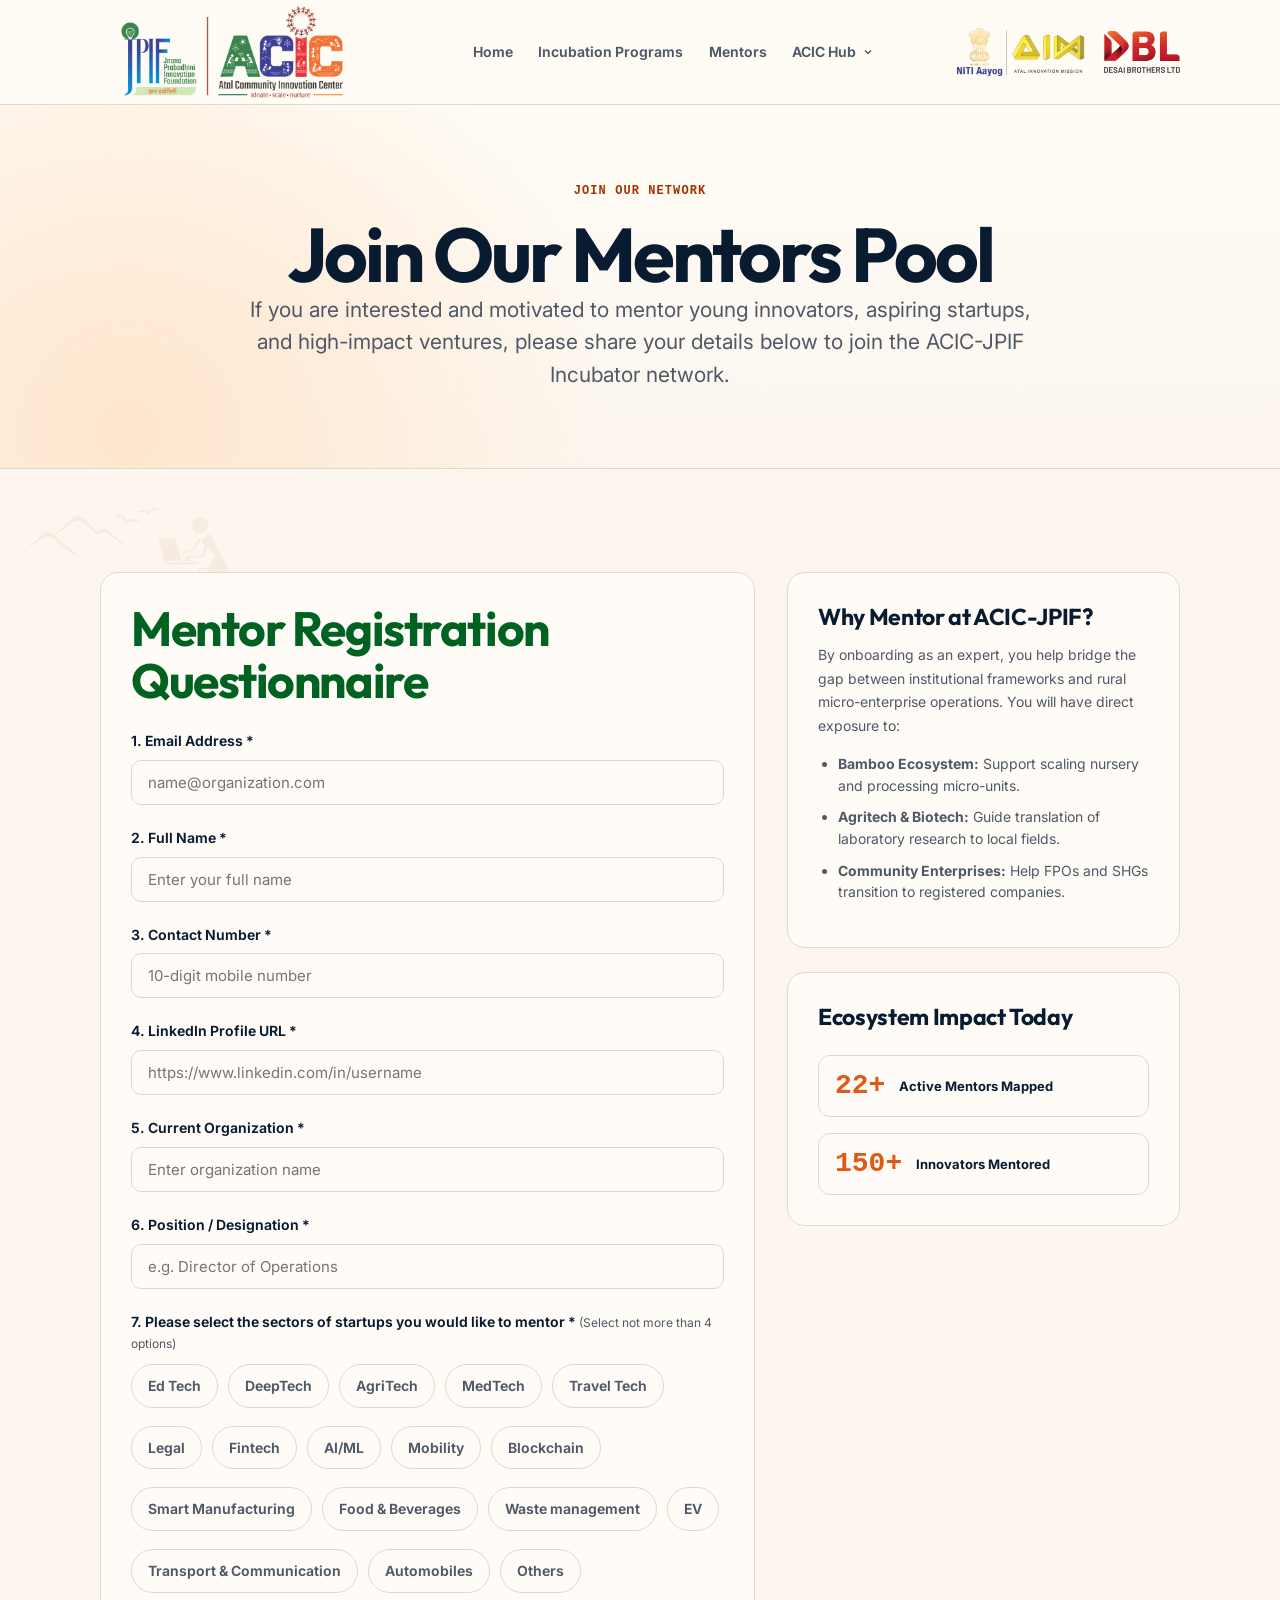
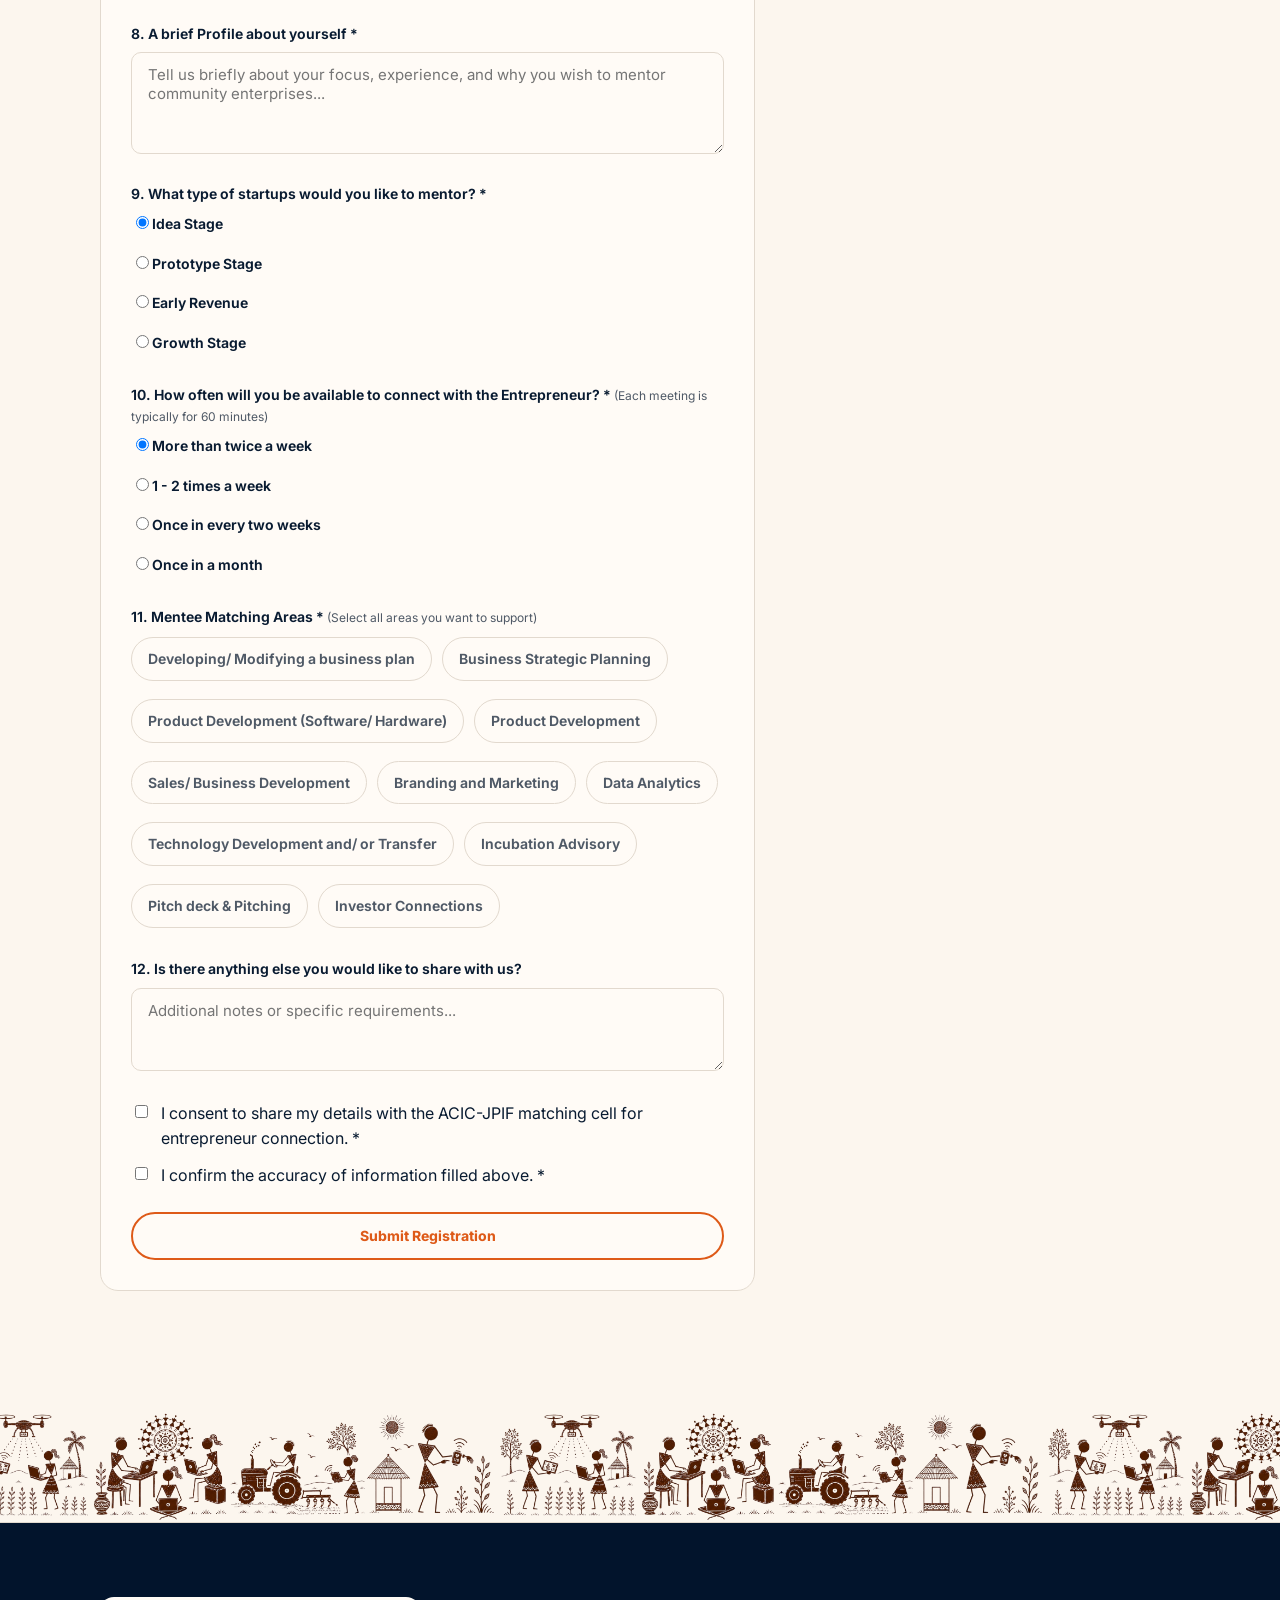
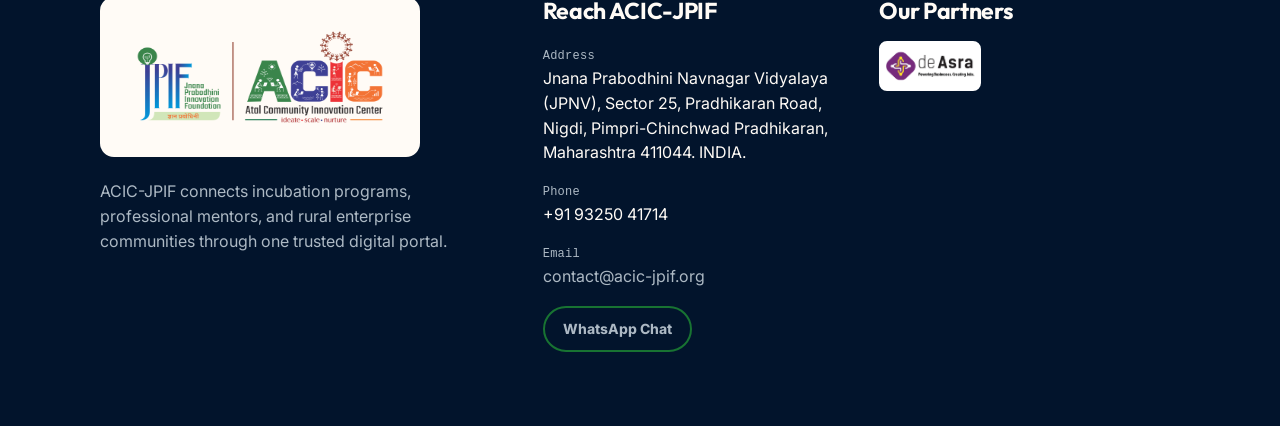
<file: mentor-onboarding.html>
<!doctype html>
<html lang="en">
<head>
  <meta charset="utf-8" />
  <meta name="viewport" content="width=device-width, initial-scale=1" />
  <title>Join our Mentors Pool - ACIC-JPIF</title>
  <link rel="stylesheet" href="index.css?v=1.12" />
  <style>
    .mentor-hero {
      padding-block: clamp(50px, 6vw, 90px);
      background: radial-gradient(circle at 10% 90%, var(--saffron-soft), transparent 40%), linear-gradient(180deg, var(--surface), var(--bg));
      border-bottom: 1px solid var(--border);
    }
    
    .onboarding-layout {
      display: grid;
      grid-template-columns: 1.25fr 0.75fr;
      gap: 32px;
      align-items: start;
    }
    
    /* Interactive Tags styling */
    .tag-grid {
      display: flex;
      flex-wrap: wrap;
      gap: 10px;
      margin-top: 10px;
    }
    .tag-checkbox {
      position: absolute;
      width: 1px;
      height: 1px;
      padding: 0;
      margin: -1px;
      overflow: hidden;
      clip: rect(0 0 0 0);
      white-space: nowrap;
      border: 0;
    }
    .tag-checkbox:focus-visible + .tag-label {
      outline: 2px solid var(--accent);
      outline-offset: 2px;
    }
    .tag-label {
      padding: 10px 16px;
      border: 1px solid var(--border);
      border-radius: 99px;
      background: var(--surface);
      color: var(--muted);
      cursor: pointer;
      font-size: 13px;
      font-weight: 600;
      transition: all 0.2s ease;
      user-select: none;
    }
    .tag-checkbox:checked + .tag-label {
      background: var(--accent);
      border-color: var(--accent);
      color: var(--surface);
      transform: translateY(-1px);
      box-shadow: var(--shadow-sm);
    }
    .tag-checkbox:disabled + .tag-label {
      opacity: 0.5;
      cursor: not-allowed;
      background: var(--bg);
    }
    
    .form-group {
      margin-bottom: 22px;
      position: relative;
    }
    .form-group label {
      display: block;
      margin-bottom: 8px;
      font-weight: 650;
      font-size: 14px;
    }
    .form-row {
      display: grid;
      grid-template-columns: 1fr 1fr;
      gap: 16px;
    }
    
    .radio-group {
      display: flex;
      flex-direction: column;
      gap: 10px;
      margin-top: 8px;
    }
    .radio-item {
      display: flex;
      align-items: center;
      gap: 8px;
      cursor: pointer;
      font-size: 14px;
    }

    .stat-list {
      display: grid;
      gap: 16px;
      margin-top: 24px;
    }
    .stat-card {
      padding: 16px;
      background: var(--surface);
      border: 1px solid var(--border);
      border-radius: var(--radius);
      display: flex;
      align-items: center;
      gap: 14px;
    }
    .stat-val {
      font-family: var(--font-mono);
      font-size: 28px;
      font-weight: 800;
      color: var(--accent);
      line-height: 1;
    }
    .checkbox-group {
      display: flex;
      align-items: flex-start;
      gap: 10px;
      margin-bottom: 12px;
      cursor: pointer;
    }
    .checkbox-group input {
      margin-top: 4px;
    }
    
    /* Onboarding Success Screen */
    .success-panel {
      display: none;
      animation: fadeIn 0.4s ease-out forwards;
      text-align: center;
      padding: 60px 40px;
      max-width: 600px;
      margin: 0 auto;
    }
    .success-panel.active {
      display: block;
    }
    .success-icon {
      width: 76px;
      height: 76px;
      border-radius: 50%;
      background: var(--green-soft);
      color: var(--green);
      display: grid;
      place-items: center;
      margin: 0 auto 24px;
    }
    .success-icon svg {
      width: 38px;
      height: 38px;
    }

    @media (max-width: 980px) {
      .onboarding-layout {
        grid-template-columns: 1fr;
      }
    }
    @media (max-width: 580px) {
      .form-row {
        grid-template-columns: 1fr;
        gap: 0;
      }
    }
  </style>
</head>
<body>
  <header class="topnav" data-od-id="topnav">
    <div class="container topnav-inner">
      <a class="brand-lockup" href="index.html#home" aria-label="ACIC-JPIF home">
        <img src="Images/JPIF%20ACIC%20LOGO.png" alt="JPIF ACIC logo" width="280" height="140" />
      </a>
      <nav id="primary-nav" class="navlinks" aria-label="Primary navigation">
        <a href="index.html">Home</a>
        <a href="program-detail.html">Incubation Programs</a>
        <a href="mentors.html">Mentors</a>
        <div class="nav-dropdown">
          <button class="nav-dropdown-toggle" type="button" aria-expanded="false">
            ACIC Hub
            <svg width="12" height="12" viewBox="0 0 24 24" fill="none" stroke="currentColor" stroke-width="3" style="vertical-align:middle; margin-left:2px;"><path d="m6 9 6 6 6-6"/></svg>
          </button>
          <div class="nav-dropdown-menu">
            <a href="support-cell.html">Startup Hub</a>
            <a href="community-hub.html">Community Hub</a>
            <a href="javascript:void(0);" style="pointer-events: none; opacity: 0.6; cursor: not-allowed;" aria-disabled="true">Training Hub</a>
          </div>
        </div>
        <div class="mobile-nav-logos">
          <p class="mobile-nav-logos-title">Supported By</p>
          <div class="mobile-nav-logos-grid">
            <img src="Images/NITI%20AIM%20logo.png" alt="NITI Aayog (AIM) logo" />
            <img src="Images/DBL%20LOGO%20PNG.png" alt="Desai Brothers Ltd (DBL) logo" />
          </div>
        </div>
      </nav>
      <div class="topnav-logos" aria-label="Host Institute Ecosystem Partners">
        <img src="Images/NITI%20AIM%20logo.png" alt="NITI Aayog (AIM) logo" class="nav-logo logo-niti" />
        <img src="Images/DBL%20LOGO%20PNG.png" alt="Desai Brothers Ltd (DBL) logo" class="nav-logo logo-dbl" />
      </div>
      <button class="nav-toggle" type="button" aria-label="Toggle navigation menu" aria-expanded="false" aria-controls="primary-nav">
        <svg viewBox="0 0 24 24" fill="none" stroke="currentColor" stroke-width="2" aria-hidden="true"><path d="M4 6h16M4 12h16M4 18h16"/></svg>
      </button>
    </div>
  </header>

  <main>
    <section class="section mentor-hero">
      <div class="container">
        <p class="eyebrow">join our network</p>
        <h1>Join Our Mentors Pool</h1>
        <p class="lead">If you are interested and motivated to mentor young innovators, aspiring startups, and high-impact ventures, please share your details below to join the ACIC-JPIF Incubator network.</p>
      </div>
    </section>

    <section class="section decor-left decor-el-2">
      <div class="container">
        <div id="form-container">
          <div class="onboarding-layout">
            <!-- Form Block -->
            <div class="card">
              <h2 style="margin-bottom: 24px;">Mentor Registration Questionnaire</h2>
              <form id="mentor-form" onsubmit="handleOnboardingSubmit(event)">
                
                <!-- 1. Email -->
                <div class="form-group">
                  <label for="mEmail">1. Email Address *</label>
                  <input type="email" id="mEmail" class="form-control" placeholder="name@organization.com" required />
                </div>

                <!-- 2. Name -->
                <div class="form-group">
                  <label for="mName">2. Full Name *</label>
                  <input type="text" id="mName" class="form-control" placeholder="Enter your full name" required />
                </div>

                <!-- 3. Contact Number -->
                <div class="form-group">
                  <label for="mPhone">3. Contact Number *</label>
                  <input type="tel" id="mPhone" class="form-control" placeholder="10-digit mobile number" required />
                </div>

                <!-- 4. LinkedIn Profile -->
                <div class="form-group">
                  <label for="mLinkedin">4. LinkedIn Profile URL *</label>
                  <input type="url" id="mLinkedin" class="form-control" placeholder="https://www.linkedin.com/in/username" required />
                </div>

                <!-- 5. Current Organization -->
                <div class="form-group">
                  <label for="mOrg">5. Current Organization *</label>
                  <input type="text" id="mOrg" class="form-control" placeholder="Enter organization name" required />
                </div>

                <!-- 6. Position / Designation -->
                <div class="form-group">
                  <label for="mPos">6. Position / Designation *</label>
                  <input type="text" id="mPos" class="form-control" placeholder="e.g. Director of Operations" required />
                </div>

                <!-- 7. Sectors of start-ups to mentor (Multiple choice, max 4) -->
                <div class="form-group">
                  <label>7. Please select the sectors of startups you would like to mentor * <span style="font-weight:normal; font-size:12px; color:var(--muted);">(Select not more than 4 options)</span></label>
                  <div class="tag-grid" id="sector-grid">
                    <input type="checkbox" name="mSectors" id="sec-edtech" class="tag-checkbox" value="Ed Tech" onchange="checkSectorLimit()" />
                    <label for="sec-edtech" class="tag-label">Ed Tech</label>

                    <input type="checkbox" name="mSectors" id="sec-deeptech" class="tag-checkbox" value="DeepTech" onchange="checkSectorLimit()" />
                    <label for="sec-deeptech" class="tag-label">DeepTech</label>

                    <input type="checkbox" name="mSectors" id="sec-agritech" class="tag-checkbox" value="AgriTech" onchange="checkSectorLimit()" />
                    <label for="sec-agritech" class="tag-label">AgriTech</label>

                    <input type="checkbox" name="mSectors" id="sec-medtech" class="tag-checkbox" value="MedTech" onchange="checkSectorLimit()" />
                    <label for="sec-medtech" class="tag-label">MedTech</label>

                    <input type="checkbox" name="mSectors" id="sec-traveltech" class="tag-checkbox" value="Travel Tech" onchange="checkSectorLimit()" />
                    <label for="sec-traveltech" class="tag-label">Travel Tech</label>

                    <input type="checkbox" name="mSectors" id="sec-legal" class="tag-checkbox" value="Legal" onchange="checkSectorLimit()" />
                    <label for="sec-legal" class="tag-label">Legal</label>

                    <input type="checkbox" name="mSectors" id="sec-fintech" class="tag-checkbox" value="Fintech" onchange="checkSectorLimit()" />
                    <label for="sec-fintech" class="tag-label">Fintech</label>

                    <input type="checkbox" name="mSectors" id="sec-aiml" class="tag-checkbox" value="AI/ML" onchange="checkSectorLimit()" />
                    <label for="sec-aiml" class="tag-label">AI/ML</label>

                    <input type="checkbox" name="mSectors" id="sec-mobility" class="tag-checkbox" value="Mobility" onchange="checkSectorLimit()" />
                    <label for="sec-mobility" class="tag-label">Mobility</label>

                    <input type="checkbox" name="mSectors" id="sec-blockchain" class="tag-checkbox" value="Blockchain" onchange="checkSectorLimit()" />
                    <label for="sec-blockchain" class="tag-label">Blockchain</label>

                    <input type="checkbox" name="mSectors" id="sec-manufacturing" class="tag-checkbox" value="Smart Manufacturing" onchange="checkSectorLimit()" />
                    <label for="sec-manufacturing" class="tag-label">Smart Manufacturing</label>

                    <input type="checkbox" name="mSectors" id="sec-food" class="tag-checkbox" value="Food & Beverages" onchange="checkSectorLimit()" />
                    <label for="sec-food" class="tag-label">Food & Beverages</label>

                    <input type="checkbox" name="mSectors" id="sec-waste" class="tag-checkbox" value="Waste management" onchange="checkSectorLimit()" />
                    <label for="sec-waste" class="tag-label">Waste management</label>

                    <input type="checkbox" name="mSectors" id="sec-ev" class="tag-checkbox" value="EV" onchange="checkSectorLimit()" />
                    <label for="sec-ev" class="tag-label">EV</label>

                    <input type="checkbox" name="mSectors" id="sec-transport" class="tag-checkbox" value="Transport & Communication" onchange="checkSectorLimit()" />
                    <label for="sec-transport" class="tag-label">Transport & Communication</label>

                    <input type="checkbox" name="mSectors" id="sec-autos" class="tag-checkbox" value="Automobiles" onchange="checkSectorLimit()" />
                    <label for="sec-autos" class="tag-label">Automobiles</label>

                    <input type="checkbox" name="mSectors" id="sec-others" class="tag-checkbox" value="Others" onchange="checkSectorLimit()" />
                    <label for="sec-others" class="tag-label">Others</label>
                  </div>
                </div>

                <!-- 8. Brief Profile about yourself (500 chars limit) -->
                <div class="form-group">
                  <label for="mProfile">8. A brief Profile about yourself *</label>
                  <textarea id="mProfile" class="form-control" rows="4" placeholder="Tell us briefly about your focus, experience, and why you wish to mentor community enterprises..." required></textarea>
                </div>

                <!-- 9. What type of startups to mentor -->
                <div class="form-group">
                  <label>9. What type of startups would you like to mentor? *</label>
                  <div class="radio-group">
                    <label class="radio-item"><input type="radio" name="mStartupType" value="Idea Stage" checked required /><span>Idea Stage</span></label>
                    <label class="radio-item"><input type="radio" name="mStartupType" value="Prototype Stage" required /><span>Prototype Stage</span></label>
                    <label class="radio-item"><input type="radio" name="mStartupType" value="Early Revenue" required /><span>Early Revenue</span></label>
                    <label class="radio-item"><input type="radio" name="mStartupType" value="Growth Stage" required /><span>Growth Stage</span></label>
                  </div>
                </div>

                <!-- 10. Availability Frequency -->
                <div class="form-group">
                  <label>10. How often will you be available to connect with the Entrepreneur? * <span style="font-weight:normal; font-size:12px; color:var(--muted);">(Each meeting is typically for 60 minutes)</span></label>
                  <div class="radio-group">
                    <label class="radio-item"><input type="radio" name="mFrequency" value="More than twice a week" checked required /><span>More than twice a week</span></label>
                    <label class="radio-item"><input type="radio" name="mFrequency" value="1 - 2 times a week" required /><span>1 - 2 times a week</span></label>
                    <label class="radio-item"><input type="radio" name="mFrequency" value="Once in every two weeks" required /><span>Once in every two weeks</span></label>
                    <label class="radio-item"><input type="radio" name="mFrequency" value="Once in a month" required /><span>Once in a month</span></label>
                  </div>
                </div>

                <!-- 11. Mentee Matching Areas -->
                <div class="form-group">
                  <label>11. Mentee Matching Areas * <span style="font-weight:normal; font-size:12px; color:var(--muted);">(Select all areas you want to support)</span></label>
                  <div class="tag-grid">
                    <input type="checkbox" name="mAreas" id="area-bplan" class="tag-checkbox" value="Developing/ Modifying a business plan" />
                    <label for="area-bplan" class="tag-label">Developing/ Modifying a business plan</label>

                    <input type="checkbox" name="mAreas" id="area-strat" class="tag-checkbox" value="Business Strategic Planning" />
                    <label for="area-strat" class="tag-label">Business Strategic Planning</label>

                    <input type="checkbox" name="mAreas" id="area-softdev" class="tag-checkbox" value="Product Development (Software/ Hardware)" />
                    <label for="area-softdev" class="tag-label">Product Development (Software/ Hardware)</label>

                    <input type="checkbox" name="mAreas" id="area-proddev" class="tag-checkbox" value="Product Development" />
                    <label for="area-proddev" class="tag-label">Product Development</label>

                    <input type="checkbox" name="mAreas" id="area-sales" class="tag-checkbox" value="Sales/ Business Development" />
                    <label for="area-sales" class="tag-label">Sales/ Business Development</label>

                    <input type="checkbox" name="mAreas" id="area-marketing" class="tag-checkbox" value="Branding and Marketing" />
                    <label for="area-marketing" class="tag-label">Branding and Marketing</label>

                    <input type="checkbox" name="mAreas" id="area-data" class="tag-checkbox" value="Data Analytics" />
                    <label for="area-data" class="tag-label">Data Analytics</label>

                    <input type="checkbox" name="mAreas" id="area-transfer" class="tag-checkbox" value="Technology Development and/ or Transfer" />
                    <label for="area-transfer" class="tag-label">Technology Development and/ or Transfer</label>

                    <input type="checkbox" name="mAreas" id="area-advisory" class="tag-checkbox" value="Incubation Advisory" />
                    <label for="area-advisory" class="tag-label">Incubation Advisory</label>

                    <input type="checkbox" name="mAreas" id="area-pitch" class="tag-checkbox" value="Pitch deck & Pitching" />
                    <label for="area-pitch" class="tag-label">Pitch deck & Pitching</label>

                    <input type="checkbox" name="mAreas" id="area-invest" class="tag-checkbox" value="Investor Connections" />
                    <label for="area-invest" class="tag-label">Investor Connections</label>
                  </div>
                </div>

                <!-- 12. Anything else to share -->
                <div class="form-group">
                  <label for="mComment">12. Is there anything else you would like to share with us?</label>
                  <textarea id="mComment" class="form-control" rows="3" placeholder="Additional notes or specific requirements..."></textarea>
                </div>

                <!-- Consent Checkboxes -->
                <div style="margin-block: 24px;">
                  <label class="checkbox-group">
                    <input type="checkbox" required />
                    <span>I consent to share my details with the ACIC-JPIF matching cell for entrepreneur connection. *</span>
                  </label>
                  <label class="checkbox-group">
                    <input type="checkbox" required />
                    <span>I confirm the accuracy of information filled above. *</span>
                  </label>
                </div>

                <button type="submit" id="submitBtn" class="btn btn-primary" style="width: 100%; min-height: 48px;">Submit Registration</button>
              </form>
            </div>

            <!-- Sidebar Info -->
            <aside class="onboarding-sidebar">
              <div class="card" style="margin-bottom: 24px;">
                <h3>Why Mentor at ACIC-JPIF?</h3>
                <p style="margin-top:12px; font-size:14px; color:var(--muted); line-height:1.7;">By onboarding as an expert, you help bridge the gap between institutional frameworks and rural micro-enterprise operations. You will have direct exposure to:</p>
                <ul style="margin-top: 15px; padding-left: 20px; font-size: 14px; color: var(--muted); display:grid; gap:10px;">
                  <li><strong>Bamboo Ecosystem:</strong> Support scaling nursery and processing micro-units.</li>
                  <li><strong>Agritech & Biotech:</strong> Guide translation of laboratory research to local fields.</li>
                  <li><strong>Community Enterprises:</strong> Help FPOs and SHGs transition to registered companies.</li>
                </ul>
              </div>

              <div class="card">
                <h3>Ecosystem Impact Today</h3>
                <div class="stat-list">
                  <div class="stat-card">
                    <div class="stat-val">22+</div>
                    <div class="stat-label" style="font-size: 13px; font-weight:700;">Active Mentors Mapped</div>
                  </div>
                  <div class="stat-card">
                    <div class="stat-val">150+</div>
                    <div class="stat-label" style="font-size: 13px; font-weight:700;">Innovators Mentored</div>
                  </div>
                </div>
              </div>
            </aside>
          </div>
        </div>

        <!-- Success Panel -->
        <div id="success-panel" class="card success-panel">
          <div class="success-icon">
            <svg fill="none" stroke="currentColor" stroke-width="2.5" viewBox="0 0 24 24"><path stroke-linecap="round" stroke-linejoin="round" d="M4.5 12.75l6 6 9-13.5"></path></svg>
          </div>
          <h2 style="color: var(--green);">Mentor Profile Received!</h2>
          <p style="margin-block: 18px; color: var(--muted);">Thank you for registering your expertise with ACIC-JPIF. Our ecosystem matching coordinator will review your sector selections, stages, and availability slots.</p>
          <p style="margin-bottom: 30px; font-size: 14px; color: var(--muted);">A confirmation details email has been sent to <span id="conf-email" style="font-weight:700; color:var(--fg);"></span>.</p>
          <a href="index.html" class="btn btn-secondary">Go to Home Page</a>
        </div>

      </div>
    </section>

    <section class="warli-divider" aria-label="Warli art divider"><div class="warli-band"></div></section>
  </main>

  <footer class="pagefoot" data-od-id="footer">
    <div class="container footer-grid">
      <div><img class="footer-logo" src="Images/JPIF%20ACIC%20LOGO.png" alt="JPIF ACIC logo" width="320" height="160" loading="lazy" decoding="async" /><p>ACIC-JPIF connects incubation programs, professional mentors, and rural enterprise communities through one trusted digital portal.</p></div>
      <div>
        <h3>Reach ACIC-JPIF</h3>
        <ul class="pagefoot-contact-details" style="list-style:none; margin:0; padding:0; display:grid; gap:12px;">
          <li><span class="meta">Address</span><br />Jnana Prabodhini Navnagar Vidyalaya (JPNV), Sector 25, Pradhikaran Road, Nigdi, Pimpri-Chinchwad Pradhikaran, Maharashtra 411044. INDIA.</li>
          <li><span class="meta">Phone</span><br />+91 93250 41714</li>
          <li><span class="meta">Email</span><br /><a href="mailto:contact@acic-jpif.org">contact@acic-jpif.org</a></li>
        </ul>
        <a class="btn whatsapp" href="https://wa.me/919325041714" aria-label="Open WhatsApp chat shortcut">WhatsApp Chat</a>
      </div>
      <div><h3>Our Partners</h3><div class="partner-slots" aria-label="Partner logos"><div class="partner-slot"><a href="https://www.deasra.in/" target="_blank" rel="noopener noreferrer"><img src="Images/Partners/DeAsra.png" alt="deAsra Foundation logo" loading="lazy" /></a></div><!-- Provision for future JV / partner logos --><!-- <div class="partner-slot"><div class="partner-placeholder">Partner Logo</div></div> --></div></div>
    </div>
  </footer>

  <script>
    // Max 4 sector check validation
    function checkSectorLimit() {
      const checkedBoxes = document.querySelectorAll('input[name="mSectors"]:checked');
      const allBoxes = document.querySelectorAll('input[name="mSectors"]');
      
      if (checkedBoxes.length >= 4) {
        allBoxes.forEach(box => {
          if (!box.checked) {
            box.disabled = true;
          }
        });
      } else {
        allBoxes.forEach(box => {
          box.disabled = false;
        });
      }
    }

    // Onboarding Form submission
    function handleOnboardingSubmit(event) {
      event.preventDefault();
      
      const emailVal = document.getElementById('mEmail').value;
      document.getElementById('conf-email').textContent = emailVal;
      
      // Hide form container and show success panel
      document.getElementById('form-container').style.display = 'none';
      document.getElementById('success-panel').classList.add('active');
      document.getElementById('success-panel').scrollIntoView({ behavior: 'smooth', block: 'start' });
    }
  </script>
  <script src="app.js?v=1.3"></script>
</body>
</html>
</file>
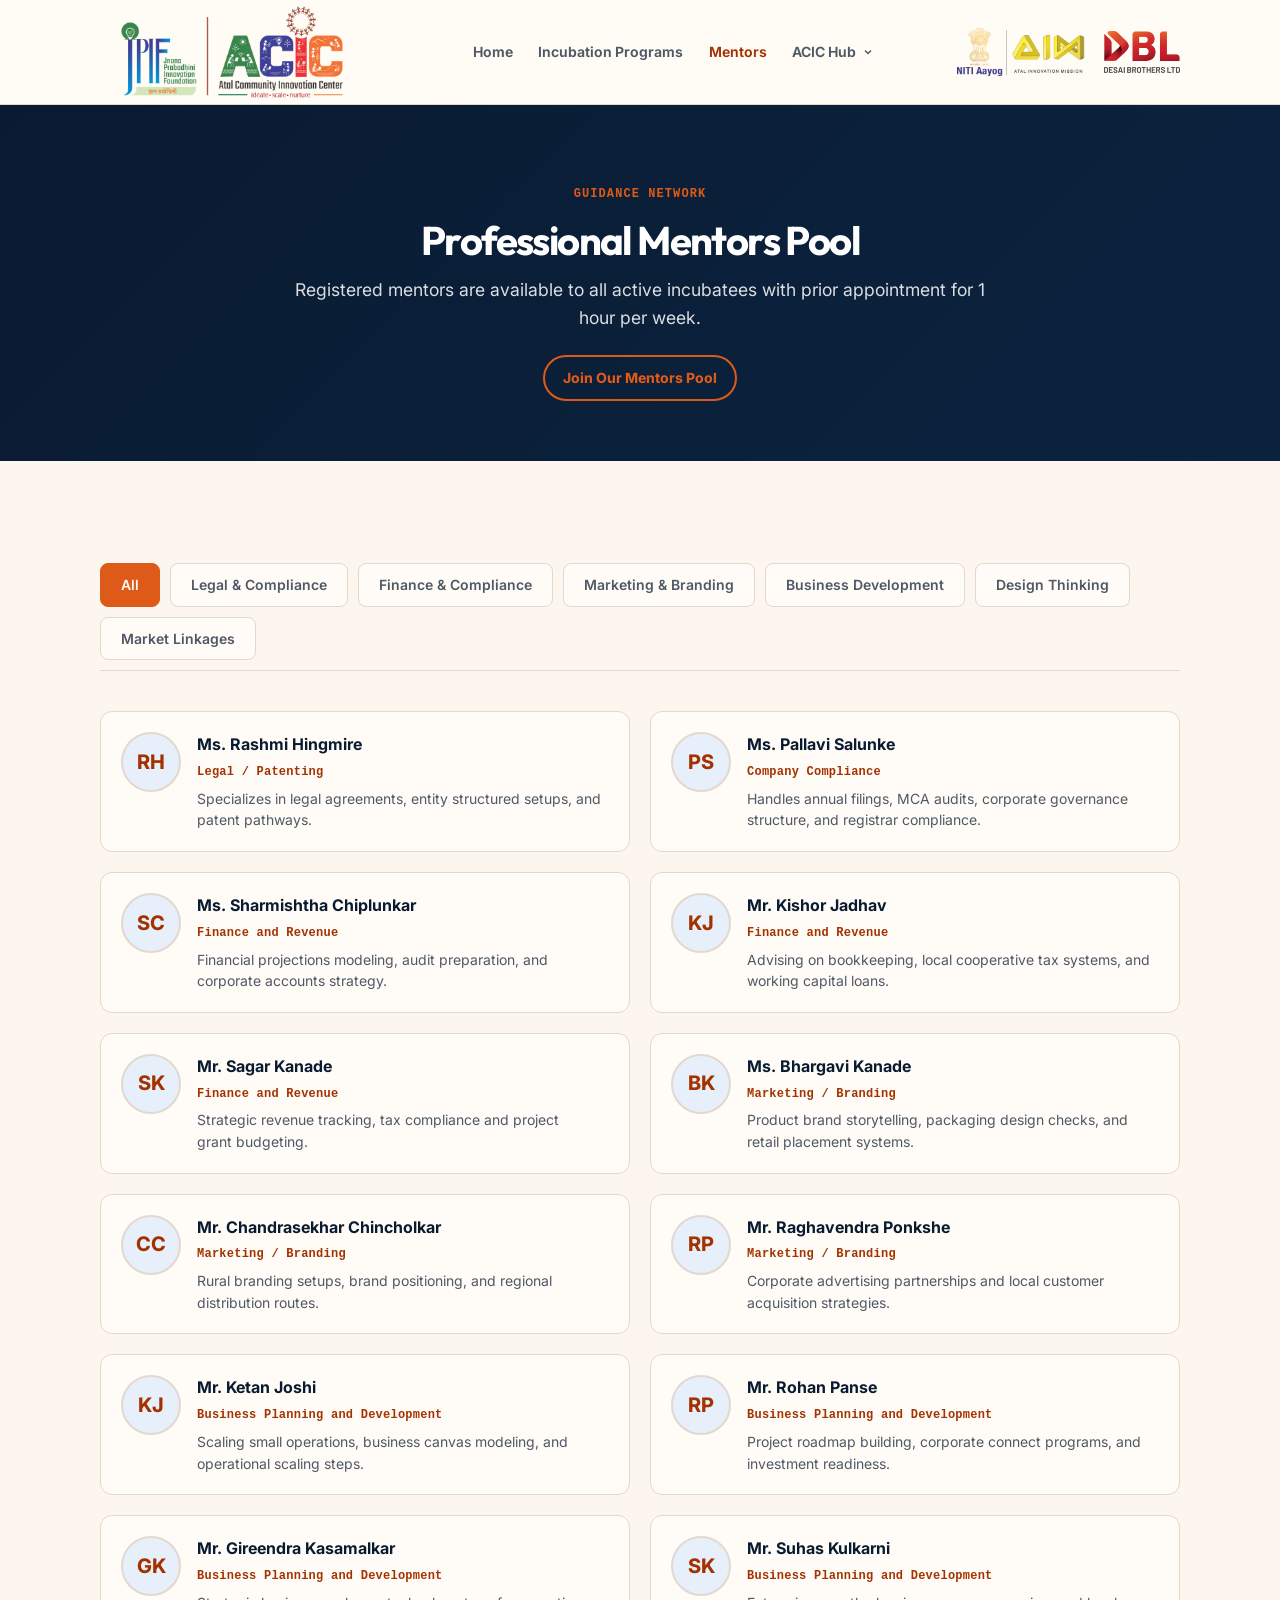
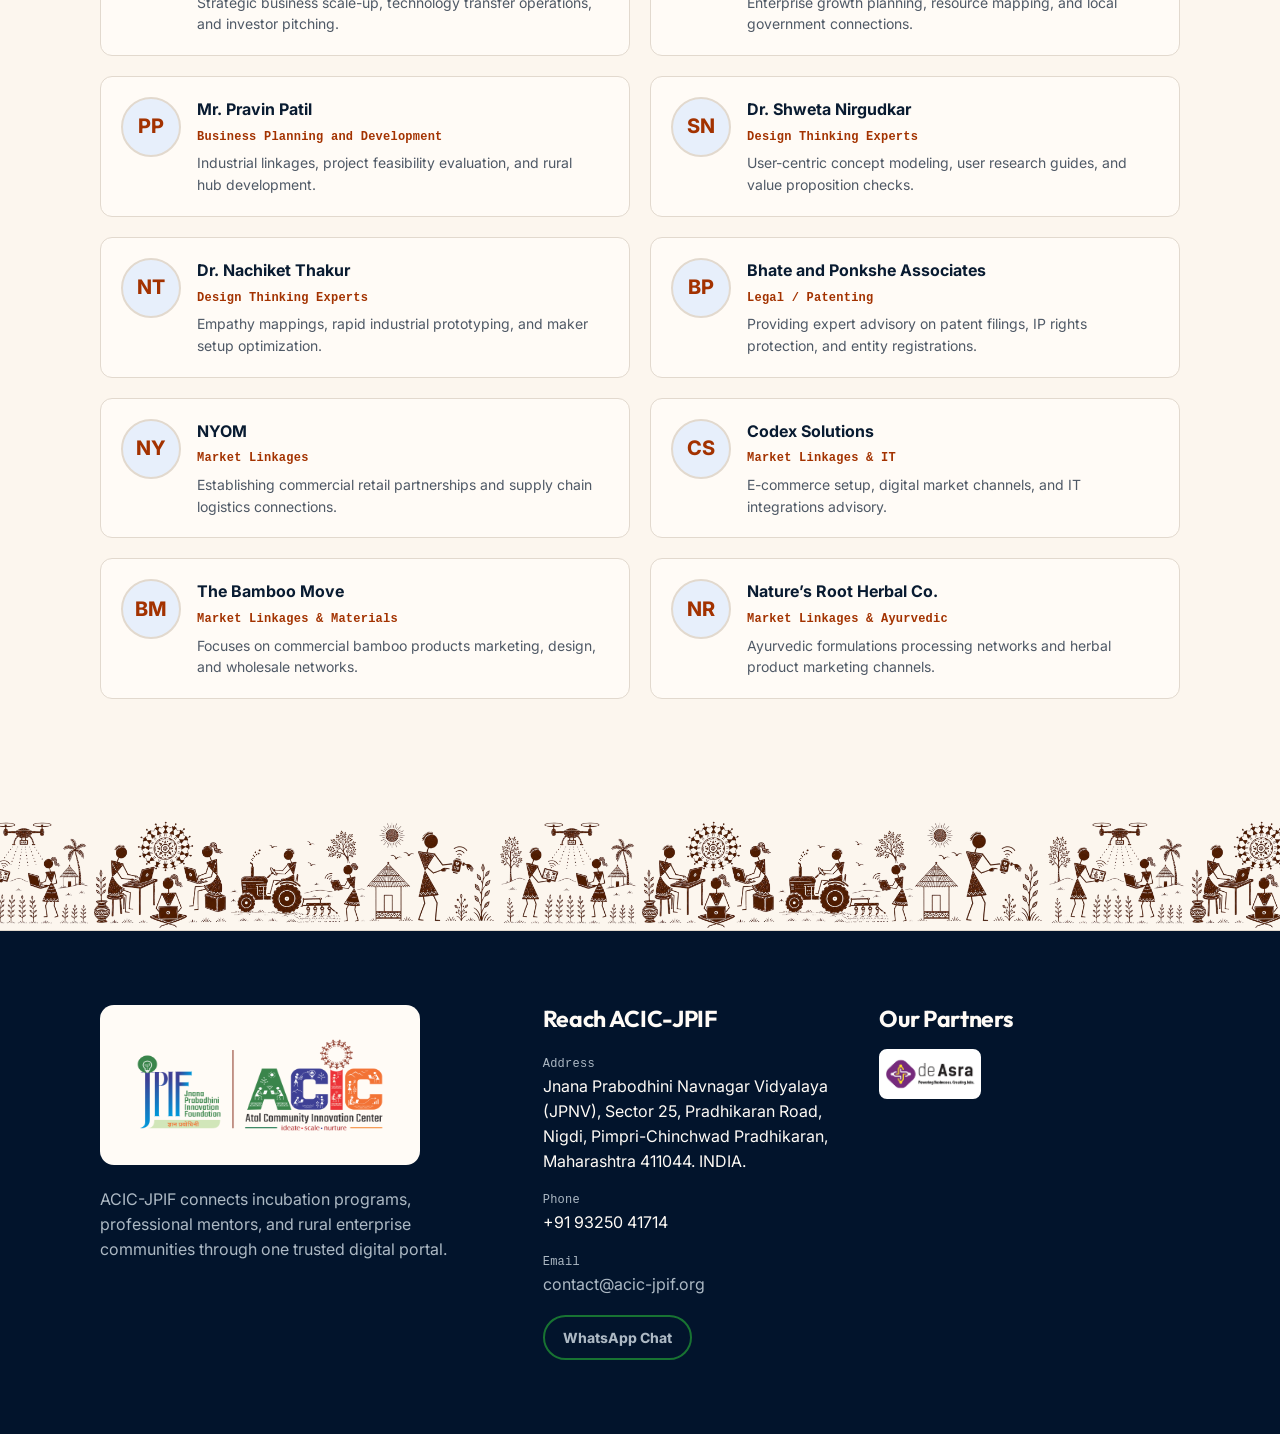
<file: mentors.html>
<!doctype html>
<html lang="en">
<head>
  <script>(function(){
    var data = {};
    var api = {
      getItem: function(k){ return Object.prototype.hasOwnProperty.call(data, k) ? data[k] : null; },
      setItem: function(k, v){ data[k] = String(v); },
      removeItem: function(k){ delete data[k]; },
      clear: function(){ data = {}; },
      key: function(i){ return Object.keys(data)[i] || null; }
    };
    Object.defineProperty(api, 'length', { get: function(){ return Object.keys(data).length; } });
    return api;
  }
  function tryShim(name){
    var works = false;
    try { works = !!window[name] && typeof window[name].getItem === 'function'; void window[name].length; }
    catch (_) { works = false; }
    if (works) return;
    try { Object.defineProperty(window, name, { configurable: true, value: makeStore() }); }
    catch (_) { try { window[name] = makeStore(); } catch (__) {} }
  }
  tryShim('localStorage');
  tryShim('sessionStorage');
  })();</script>
  <meta charset="utf-8" />
  <meta name="viewport" content="width=device-width, initial-scale=1" />
  <title>Professional Mentors Pool - ACIC-JPIF</title>
  <link rel="stylesheet" href="index.css?v=1.12" />
  <style>
    .mentors-hero {
      background: linear-gradient(135deg, var(--navy) 0%, #0c2340 100%);
      color: #fff;
      padding: 80px 0 60px 0;
      text-align: center;
    }
    .mentors-hero h1 {
      color: #fff;
      font-size: 2.5rem;
      margin-bottom: 16px;
    }
    .mentors-hero .lead {
      color: rgba(255, 255, 255, 0.85);
      max-width: 700px;
      margin: 0 auto;
      font-size: 1.1rem;
    }
    @media (max-width: 768px) {
      .mentors-hero {
        padding: 50px 0 40px 0;
      }
      .mentors-hero h1 {
        font-size: 2rem;
      }
    }
  </style>
</head>
<body>
  <header class="topnav" data-od-id="topnav">
    <div class="container topnav-inner">
      <a class="brand-lockup" href="index.html#home" aria-label="ACIC-JPIF home">
        <img src="Images/JPIF%20ACIC%20LOGO.png" alt="JPIF ACIC logo" width="280" height="140" />
      </a>
      <nav id="primary-nav" class="navlinks" aria-label="Primary navigation">
        <a href="index.html">Home</a>
        <a href="program-detail.html">Incubation Programs</a>
        <a href="mentors.html" class="active">Mentors</a>
        <div class="nav-dropdown">
          <button class="nav-dropdown-toggle" type="button" aria-expanded="false">
            ACIC Hub
            <svg width="12" height="12" viewBox="0 0 24 24" fill="none" stroke="currentColor" stroke-width="3" style="vertical-align:middle; margin-left:2px;"><path d="m6 9 6 6 6-6"/></svg>
          </button>
          <div class="nav-dropdown-menu">
            <a href="support-cell.html">Startup Hub</a>
            <a href="community-hub.html">Community Hub</a>
            <a href="javascript:void(0);" style="pointer-events: none; opacity: 0.6; cursor: not-allowed;" aria-disabled="true">Training Hub</a>
          </div>
        </div>
        <div class="mobile-nav-logos">
          <p class="mobile-nav-logos-title">Supported By</p>
          <div class="mobile-nav-logos-grid">
            <img src="Images/NITI%20AIM%20logo.png" alt="NITI Aayog (AIM) logo" />
            <img src="Images/DBL%20LOGO%20PNG.png" alt="Desai Brothers Ltd (DBL) logo" />
          </div>
        </div>
      </nav>
      <div class="topnav-logos" aria-label="Host Institute Ecosystem Partners">
        <img src="Images/NITI%20AIM%20logo.png" alt="NITI Aayog (AIM) logo" class="nav-logo logo-niti" />
        <img src="Images/DBL%20LOGO%20PNG.png" alt="Desai Brothers Ltd (DBL) logo" class="nav-logo logo-dbl" />
      </div>
      <button class="nav-toggle" type="button" aria-label="Toggle navigation menu" aria-expanded="false" aria-controls="primary-nav">
        <svg viewBox="0 0 24 24" fill="none" stroke="currentColor" stroke-width="2" aria-hidden="true"><path d="M4 6h16M4 12h16M4 18h16"/></svg>
      </button>
    </div>
  </header>

  <main>
    <section class="section mentors-hero">
      <div class="container">
        <p class="eyebrow" style="color: var(--accent);">guidance network</p>
        <h1>Professional Mentors Pool</h1>
        <p class="lead">Registered mentors are available to all active incubatees with prior appointment for 1 hour per week.</p>
        <div style="margin-top: 24px;">
          <a class="btn btn-primary" href="mentor-onboarding.html">Join Our Mentors Pool</a>
        </div>
      </div>
    </section>

    <!-- Mentor Network Section -->
    <section class="section" id="mentors">
      <div class="container">
        <div class="about-tabs" role="tablist" aria-label="Mentor expertise category selector" style="margin-bottom: 40px;">
          <button type="button" class="about-tab-btn active" role="tab" id="m-tab-all" onclick="filterMentors('all')">All</button>
          <button type="button" class="about-tab-btn" role="tab" id="m-tab-legal" onclick="filterMentors('legal')">Legal & Compliance</button>
          <button type="button" class="about-tab-btn" role="tab" id="m-tab-finance" onclick="filterMentors('finance')">Finance & Compliance</button>
          <button type="button" class="about-tab-btn" role="tab" id="m-tab-marketing" onclick="filterMentors('marketing')">Marketing & Branding</button>
          <button type="button" class="about-tab-btn" role="tab" id="m-tab-business" onclick="filterMentors('business')">Business Development</button>
          <button type="button" class="about-tab-btn" role="tab" id="m-tab-design" onclick="filterMentors('design')">Design Thinking</button>
          <button type="button" class="about-tab-btn" role="tab" id="m-tab-market" onclick="filterMentors('market')">Market Linkages</button>
        </div>

        <div class="mentor-grid" id="mentor-wrapper">
          <!-- Ms. Rashmi Hingmire -->
          <div class="mentor-card" data-cat="legal">
            <div class="mentor-avatar">RH</div>
            <div class="mentor-info">
              <h4>Ms. Rashmi Hingmire</h4>
              <span class="meta">Legal / Patenting</span>
              <p>Specializes in legal agreements, entity structured setups, and patent pathways.</p>
            </div>
          </div>
          <!-- Ms. Pallavi Salunke -->
          <div class="mentor-card" data-cat="legal">
            <div class="mentor-avatar">PS</div>
            <div class="mentor-info">
              <h4>Ms. Pallavi Salunke</h4>
              <span class="meta">Company Compliance</span>
              <p>Handles annual filings, MCA audits, corporate governance structure, and registrar compliance.</p>
            </div>
          </div>

          <!-- Ms. Sharmishtha Chiplunkar -->
          <div class="mentor-card" data-cat="finance">
            <div class="mentor-avatar">SC</div>
            <div class="mentor-info">
              <h4>Ms. Sharmishtha Chiplunkar</h4>
              <span class="meta">Finance and Revenue</span>
              <p>Financial projections modeling, audit preparation, and corporate accounts strategy.</p>
            </div>
          </div>
          <!-- Mr. Kishor Jadhav -->
          <div class="mentor-card" data-cat="finance">
            <div class="mentor-avatar">KJ</div>
            <div class="mentor-info">
              <h4>Mr. Kishor Jadhav</h4>
              <span class="meta">Finance and Revenue</span>
              <p>Advising on bookkeeping, local cooperative tax systems, and working capital loans.</p>
            </div>
          </div>
          <!-- Mr. Sagar Kanade -->
          <div class="mentor-card" data-cat="finance">
            <div class="mentor-avatar">SK</div>
            <div class="mentor-info">
              <h4>Mr. Sagar Kanade</h4>
              <span class="meta">Finance and Revenue</span>
              <p>Strategic revenue tracking, tax compliance and project grant budgeting.</p>
            </div>
          </div>

          <!-- Ms. Bhargavi Kanade -->
          <div class="mentor-card" data-cat="marketing">
            <div class="mentor-avatar">BK</div>
            <div class="mentor-info">
              <h4>Ms. Bhargavi Kanade</h4>
              <span class="meta">Marketing / Branding</span>
              <p>Product brand storytelling, packaging design checks, and retail placement systems.</p>
            </div>
          </div>
          <!-- Mr. Chandrasekhar Chincholkar -->
          <div class="mentor-card" data-cat="marketing">
            <div class="mentor-avatar">CC</div>
            <div class="mentor-info">
              <h4>Mr. Chandrasekhar Chincholkar</h4>
              <span class="meta">Marketing / Branding</span>
              <p>Rural branding setups, brand positioning, and regional distribution routes.</p>
            </div>
          </div>
          <!-- Mr. Raghavendra Ponkshe -->
          <div class="mentor-card" data-cat="marketing">
            <div class="mentor-avatar">RP</div>
            <div class="mentor-info">
              <h4>Mr. Raghavendra Ponkshe</h4>
              <span class="meta">Marketing / Branding</span>
              <p>Corporate advertising partnerships and local customer acquisition strategies.</p>
            </div>
          </div>

          <!-- Mr. Ketan Joshi -->
          <div class="mentor-card" data-cat="business">
            <div class="mentor-avatar">KJ</div>
            <div class="mentor-info">
              <h4>Mr. Ketan Joshi</h4>
              <span class="meta">Business Planning and Development</span>
              <p>Scaling small operations, business canvas modeling, and operational scaling steps.</p>
            </div>
          </div>
          <!-- Mr. Rohan Panse -->
          <div class="mentor-card" data-cat="business">
            <div class="mentor-avatar">RP</div>
            <div class="mentor-info">
              <h4>Mr. Rohan Panse</h4>
              <span class="meta">Business Planning and Development</span>
              <p>Project roadmap building, corporate connect programs, and investment readiness.</p>
            </div>
          </div>
          <!-- Mr. Gireendra Kasamalkar -->
          <div class="mentor-card" data-cat="business">
            <div class="mentor-avatar">GK</div>
            <div class="mentor-info">
              <h4>Mr. Gireendra Kasamalkar</h4>
              <span class="meta">Business Planning and Development</span>
              <p>Strategic business scale-up, technology transfer operations, and investor pitching.</p>
            </div>
          </div>
          <!-- Mr. Suhas Kulkarni -->
          <div class="mentor-card" data-cat="business">
            <div class="mentor-avatar">SK</div>
            <div class="mentor-info">
              <h4>Mr. Suhas Kulkarni</h4>
              <span class="meta">Business Planning and Development</span>
              <p>Enterprise growth planning, resource mapping, and local government connections.</p>
            </div>
          </div>
          <!-- Mr. Pravin Patil -->
          <div class="mentor-card" data-cat="business">
            <div class="mentor-avatar">PP</div>
            <div class="mentor-info">
              <h4>Mr. Pravin Patil</h4>
              <span class="meta">Business Planning and Development</span>
              <p>Industrial linkages, project feasibility evaluation, and rural hub development.</p>
            </div>
          </div>

          <!-- Dr. Shweta Nirgudkar -->
          <div class="mentor-card" data-cat="design">
            <div class="mentor-avatar">SN</div>
            <div class="mentor-info">
              <h4>Dr. Shweta Nirgudkar</h4>
              <span class="meta">Design Thinking Experts</span>
              <p>User-centric concept modeling, user research guides, and value proposition checks.</p>
            </div>
          </div>
          <!-- Dr. Nachiket Thakur -->
          <div class="mentor-card" data-cat="design">
            <div class="mentor-avatar">NT</div>
            <div class="mentor-info">
              <h4>Dr. Nachiket Thakur</h4>
              <span class="meta">Design Thinking Experts</span>
              <p>Empathy mappings, rapid industrial prototyping, and maker setup optimization.</p>
            </div>
          </div>

          <!-- ==================== COMPANIES AND CORPORATE ASSOCIATES (RENDERED AT LAST) ==================== -->
          
          <!-- Bhate and Ponkshe Associates -->
          <div class="mentor-card" data-cat="legal">
            <div class="mentor-avatar">BP</div>
            <div class="mentor-info">
              <h4>Bhate and Ponkshe Associates</h4>
              <span class="meta">Legal / Patenting</span>
              <p>Providing expert advisory on patent filings, IP rights protection, and entity registrations.</p>
            </div>
          </div>
          
          <!-- NYOM -->
          <div class="mentor-card" data-cat="market">
            <div class="mentor-avatar">NY</div>
            <div class="mentor-info">
              <h4>NYOM</h4>
              <span class="meta">Market Linkages</span>
              <p>Establishing commercial retail partnerships and supply chain logistics connections.</p>
            </div>
          </div>
          
          <!-- Codex Solutions -->
          <div class="mentor-card" data-cat="market">
            <div class="mentor-avatar">CS</div>
            <div class="mentor-info">
              <h4>Codex Solutions</h4>
              <span class="meta">Market Linkages & IT</span>
              <p>E-commerce setup, digital market channels, and IT integrations advisory.</p>
            </div>
          </div>
          
          <!-- The Bamboo Move -->
          <div class="mentor-card" data-cat="market">
            <div class="mentor-avatar">BM</div>
            <div class="mentor-info">
              <h4>The Bamboo Move</h4>
              <span class="meta">Market Linkages & Materials</span>
              <p>Focuses on commercial bamboo products marketing, design, and wholesale networks.</p>
            </div>
          </div>
          
          <!-- Nature’s Root Herbal Co. -->
          <div class="mentor-card" data-cat="market">
            <div class="mentor-avatar">NR</div>
            <div class="mentor-info">
              <h4>Nature’s Root Herbal Co.</h4>
              <span class="meta">Market Linkages & Ayurvedic</span>
              <p>Ayurvedic formulations processing networks and herbal product marketing channels.</p>
            </div>
          </div>
        </div>
      </div>
    </section>

    <!-- Warli divider band -->
    <section class="warli-divider" data-od-id="warli-divider" aria-label="Warli art divider">
      <div class="warli-band"></div>
    </section>
  </main>

  <footer class="pagefoot" data-od-id="footer">
    <div class="container footer-grid">
      <div>
        <img class="footer-logo" src="Images/JPIF%20ACIC%20LOGO.png" alt="JPIF ACIC logo" width="320" height="160" loading="lazy" decoding="async" />
        <p>ACIC-JPIF connects incubation programs, professional mentors, and rural enterprise communities through one trusted digital portal.</p>
      </div>
      <div>
        <h3>Reach ACIC-JPIF</h3>
        <ul class="pagefoot-contact-details" style="list-style:none; margin:0; padding:0; display:grid; gap:12px;">
          <li><span class="meta">Address</span><br />Jnana Prabodhini Navnagar Vidyalaya (JPNV), Sector 25, Pradhikaran Road, Nigdi, Pimpri-Chinchwad Pradhikaran, Maharashtra 411044. INDIA.</li>
          <li><span class="meta">Phone</span><br />+91 93250 41714</li>
          <li><span class="meta">Email</span><br /><a href="mailto:contact@acic-jpif.org">contact@acic-jpif.org</a></li>
        </ul>
        <a class="btn whatsapp" href="https://wa.me/919325041714" aria-label="Open WhatsApp chat shortcut">WhatsApp Chat</a>
      </div>
      <div>
        <h3>Our Partners</h3>
        <div class="partner-slots" aria-label="Partner logos">
          <div class="partner-slot">
            <a href="https://www.deasra.in/" target="_blank" rel="noopener noreferrer">
              <img src="Images/Partners/DeAsra.png" alt="deAsra Foundation logo" loading="lazy" />
            </a>
          </div>
          <!-- Provision for future JV / partner logos -->
          <!-- <div class="partner-slot"><div class="partner-placeholder">Partner Logo</div></div> -->
        </div>
      </div>
    </div>
  </footer>

  <script>
    // Dynamic filtering for Mentors Pool
    function filterMentors(category) {
      // Toggle button states
      document.querySelectorAll('#mentors .about-tab-btn').forEach(function(btn) {
        var active = btn.id === 'm-tab-' + category;
        btn.classList.toggle('active', active);
        btn.setAttribute('aria-selected', active ? 'true' : 'false');
      });

      // Filter cards
      document.querySelectorAll('#mentor-wrapper .mentor-card').forEach(function(card) {
        var match = category === 'all' || card.getAttribute('data-cat') === category;
        card.style.display = match ? 'flex' : 'none';
      });
    }
  </script>
  <script src="app.js?v=1.3"></script>
</body>
</html>
</file>
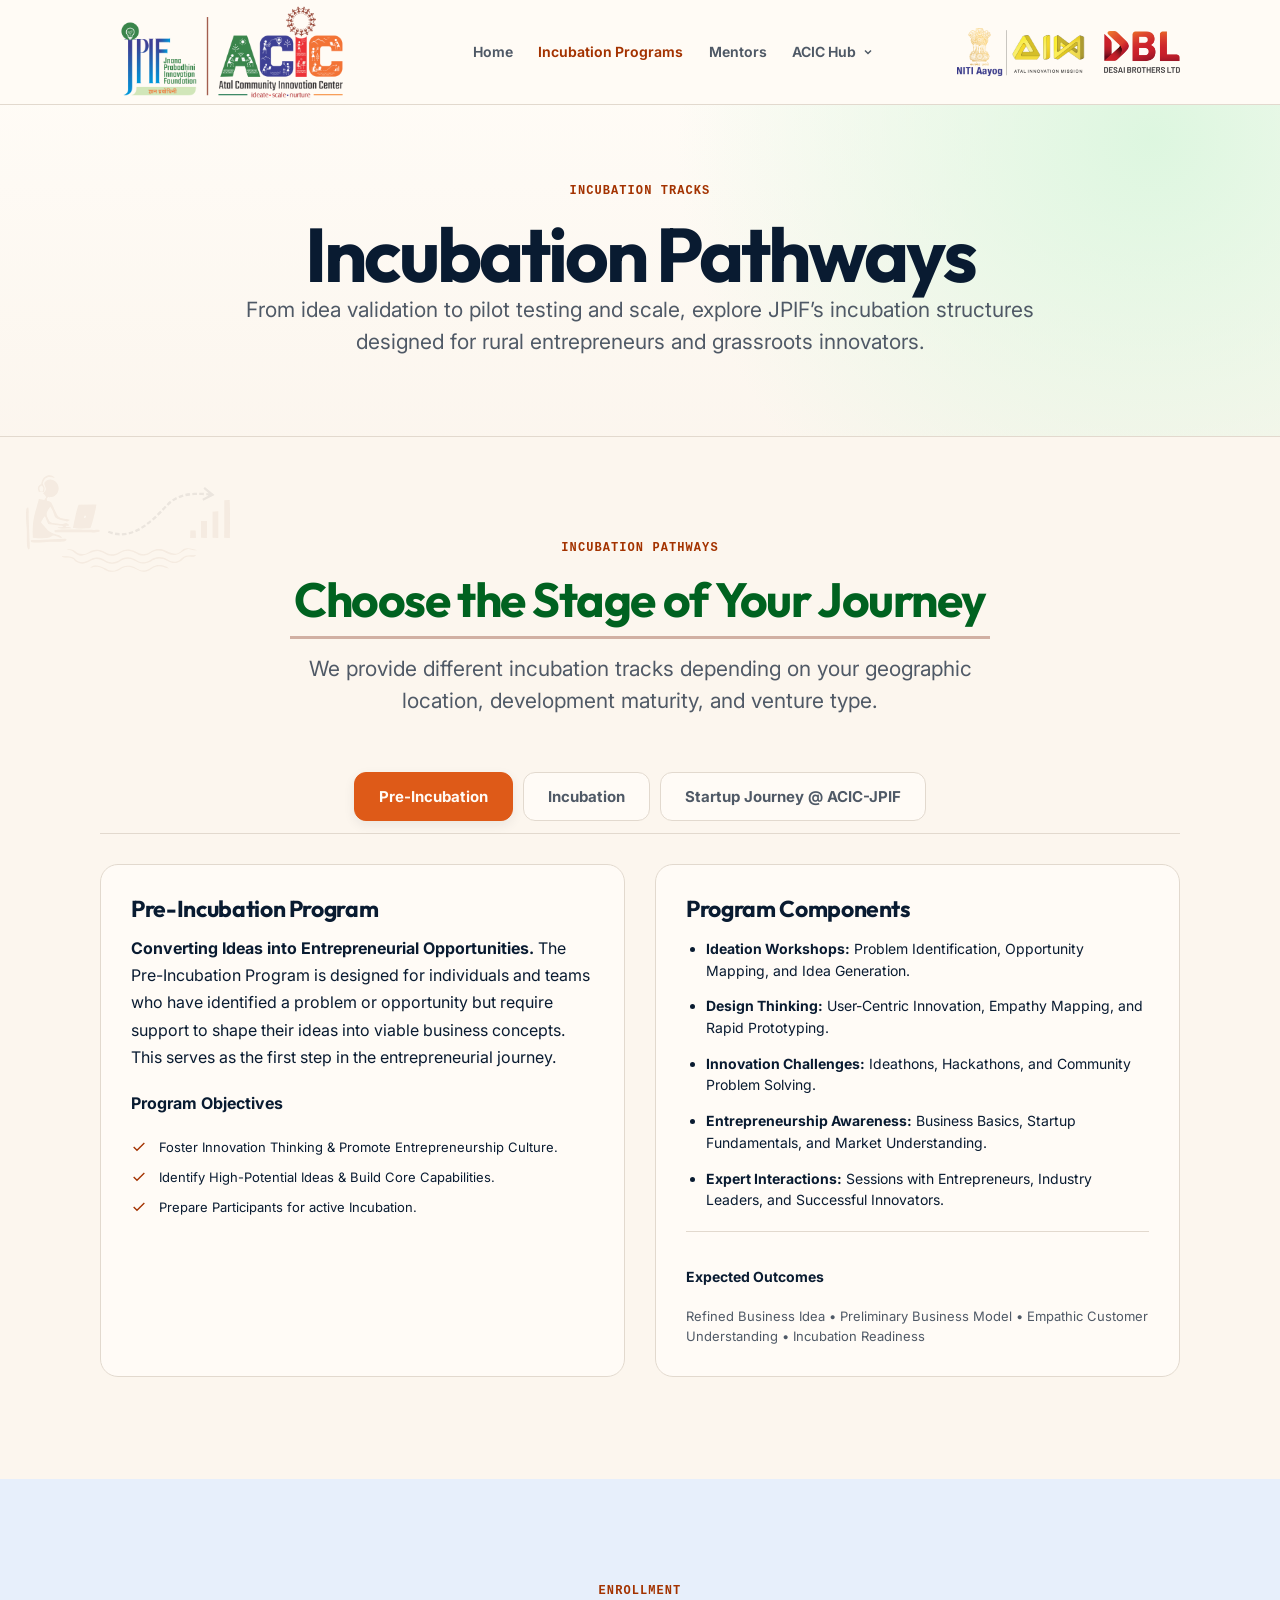
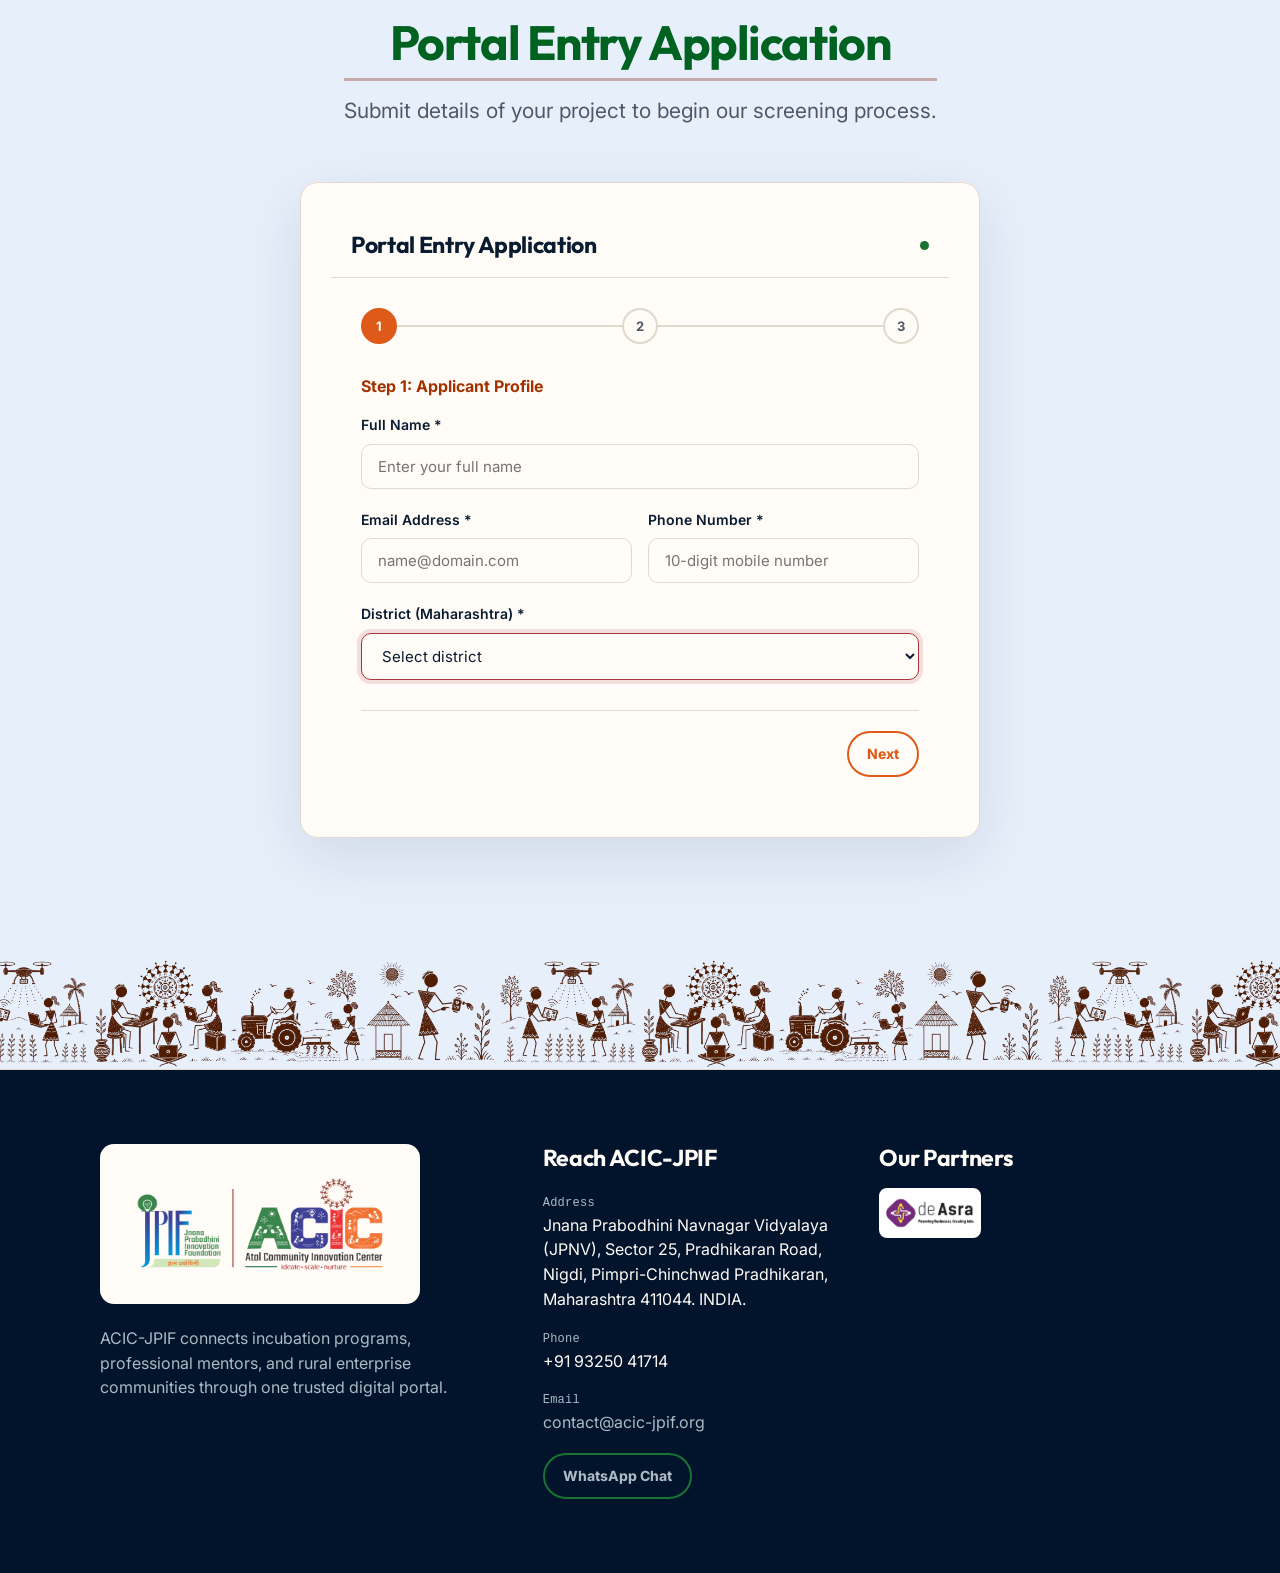
<file: program-detail.html>
<!doctype html>
<html lang="en">
<head>
  <meta charset="utf-8" />
  <meta name="viewport" content="width=device-width, initial-scale=1" />
  <title>Incubation Programs - ACIC-JPIF</title>
  <link rel="stylesheet" href="index.css?v=1.12" />
  <style>
    .program-hero {
      padding-block: clamp(50px, 6vw, 90px);
      background: radial-gradient(circle at 90% 10%, var(--green-soft), transparent 40%), linear-gradient(180deg, var(--surface), var(--bg));
      border-bottom: 1px solid var(--border);
    }
    
    /* Horizontal Program Selector Tabs */
    .prog-tabs-container {
      margin-top: 30px;
    }
    .prog-tabs {
      display: flex;
      justify-content: center;
      gap: 10px;
      margin-bottom: 30px;
      border-bottom: 1px solid var(--border);
      padding-bottom: 12px;
      flex-wrap: wrap;
    }
    .prog-tab-btn {
      padding: 12px 24px;
      border-radius: 12px;
      font-weight: 700;
      font-size: 15px;
      color: var(--muted);
      cursor: pointer;
      transition: all 0.2s ease;
      background: var(--surface);
      border: 1px solid var(--border);
    }
    .prog-tab-btn:hover {
      background: var(--navy-soft);
      color: var(--fg);
    }
    .prog-tab-btn.active {
      background: var(--accent);
      color: var(--surface);
      border-color: var(--accent);
      box-shadow: var(--shadow-sm);
    }
    .prog-pane {
      display: none;
      animation: fadeIn 0.4s ease-out forwards;
    }
    .prog-pane.active {
      display: block;
    }
    @keyframes fadeIn {
      from { opacity: 0; transform: translateY(8px); }
      to { opacity: 1; transform: translateY(0); }
    }

    /* Levels Timeline styling */
    .levels-container {
      display: grid;
      grid-template-columns: repeat(3, minmax(0, 1fr));
      gap: 24px;
      margin-top: 20px;
    }
    .level-card {
      background: var(--surface);
      border: 1px solid var(--border);
      border-radius: var(--radius-lg);
      padding: 24px;
      display: flex;
      flex-direction: column;
      gap: 16px;
      transition: transform 0.2s ease;
    }
    .level-card:hover {
      transform: translateY(-2px);
      border-color: var(--accent);
    }
    .level-badge {
      align-self: flex-start;
      background: var(--navy-soft);
      color: var(--fg);
      padding: 4px 10px;
      border-radius: 99px;
      font-family: var(--font-mono);
      font-size: 11px;
      font-weight: 700;
    }
    .level-card h3 {
      font-size: 20px;
      color: var(--accent-text);
    }
    .level-list {
      padding-left: 20px;
      margin: 0;
      font-size: 13px;
      color: var(--muted);
      line-height: 1.6;
    }

    /* Flow step journey design */
    .journey-grid {
      display: grid;
      grid-template-columns: repeat(4, minmax(0, 1fr));
      gap: 16px;
      margin-top: 30px;
    }
    .journey-step-card {
      background: var(--surface);
      border: 1px solid var(--border);
      border-radius: var(--radius);
      padding: 20px;
      position: relative;
      display: flex;
      gap: 12px;
      align-items: flex-start;
    }
    .journey-num {
      width: 28px;
      height: 28px;
      background: var(--accent);
      color: var(--surface);
      font-family: var(--font-mono);
      font-weight: 800;
      border-radius: 50%;
      display: grid;
      place-items: center;
      flex-shrink: 0;
      font-size: 12px;
    }
    .journey-step-card h4 {
      font-size: 14px;
      font-weight: 700;
      margin-bottom: 4px;
    }
    .journey-step-card p {
      font-size: 12px;
      color: var(--muted);
    }

    /* Form styling */
    .form-wizard {
      max-width: 680px;
      margin-inline: auto;
      margin-top: 50px;
    }
    .wizard-steps {
      display: flex;
      justify-content: space-between;
      margin-bottom: 30px;
      position: relative;
    }
    .wizard-steps::before {
      content: "";
      position: absolute;
      left: 0;
      right: 0;
      top: 50%;
      height: 2px;
      background: var(--border);
      z-index: 1;
      transform: translateY(-50%);
    }
    .wizard-step {
      width: 36px;
      height: 36px;
      border-radius: 50%;
      background: var(--surface);
      border: 2px solid var(--border);
      display: grid;
      place-items: center;
      font-size: 13px;
      font-weight: 700;
      position: relative;
      z-index: 2;
      transition: all 0.3s ease;
      color: var(--muted);
    }
    .wizard-step.active {
      border-color: var(--accent);
      background: var(--accent);
      color: var(--surface);
    }
    .wizard-step.completed {
      border-color: var(--green);
      background: var(--green);
      color: var(--surface);
    }
    .form-step {
      display: none;
    }
    .form-step.active {
      display: block;
      animation: fadeIn 0.4s ease-out;
    }
    .form-group {
      margin-bottom: 20px;
    }
    .form-group label {
      display: block;
      margin-bottom: 8px;
      font-weight: 600;
      font-size: 14px;
    }
    .feature-list {
      list-style: none;
      padding: 0;
      margin-top: 12px;
      display: grid;
      gap: 10px;
    }
    .feature-list li {
      display: grid;
      grid-template-columns: 18px 1fr;
      gap: 10px;
      font-size: 13px;
      color: var(--fg);
    }
    .feature-list svg {
      width: 16px;
      height: 16px;
      margin-top: 2px;
      color: var(--accent-text);
    }
    .form-row {
      display: grid;
      grid-template-columns: 1fr 1fr;
      gap: 16px;
    }
    .form-actions-bar {
      display: flex;
      justify-content: space-between;
      margin-top: 30px;
      padding-top: 20px;
      border-top: 1px solid var(--border);
    }
    
    .checkbox-group {
      display: flex;
      align-items: flex-start;
      gap: 10px;
      margin-bottom: 12px;
      cursor: pointer;
    }
    .checkbox-group input {
      margin-top: 4px;
    }

    .success-screen {
      text-align: center;
      padding: 40px 20px;
    }
    .success-icon {
      width: 70px;
      height: 70px;
      border-radius: 50%;
      background: var(--green-soft);
      color: var(--green);
      display: grid;
      place-items: center;
      margin: 0 auto 24px;
    }
    .success-icon svg {
      width: 36px;
      height: 36px;
    }

    @media(max-width: 1200px) {
      .journey-grid {
        grid-template-columns: repeat(3, minmax(0, 1fr));
      }
    }
    @media(max-width: 980px) {
      .levels-container {
        grid-template-columns: repeat(2, 1fr);
      }
      .levels-container > *:last-child:nth-child(odd) {
        grid-column: span 2;
      }
      .journey-grid {
        grid-template-columns: repeat(2, minmax(0, 1fr));
      }
    }
    @media(max-width: 620px) {
      .levels-container, .journey-grid {
        grid-template-columns: 1fr;
      }
      .levels-container > *:last-child:nth-child(odd) {
        grid-column: auto;
      }
    }
    @media(max-width: 768px) {
      .prog-tabs {
        flex-wrap: nowrap !important;
        overflow-x: auto !important;
        padding-bottom: 12px !important;
        -webkit-overflow-scrolling: touch;
        scroll-snap-type: x mandatory;
        justify-content: flex-start !important;
        scrollbar-width: none;
      }
      .prog-tabs::-webkit-scrollbar {
        display: none;
      }
      .prog-tab-btn {
        flex: 0 0 auto !important;
        scroll-snap-align: start;
        width: auto !important;
      }
    }
    @media(max-width: 580px) {
      .form-row {
        grid-template-columns: 1fr;
        gap: 0;
      }
    }
  </style>
</head>
<body>
  <header class="topnav" data-od-id="topnav">
    <div class="container topnav-inner">
      <a class="brand-lockup" href="index.html#home" aria-label="ACIC-JPIF home">
        <img src="Images/JPIF%20ACIC%20LOGO.png" alt="JPIF ACIC logo" width="280" height="140" />
      </a>
      <nav id="primary-nav" class="navlinks" aria-label="Primary navigation">
        <a href="index.html">Home</a>
        <a href="program-detail.html" class="active">Incubation Programs</a>
        <a href="mentors.html">Mentors</a>
        <div class="nav-dropdown">
          <button class="nav-dropdown-toggle" type="button" aria-expanded="false">
            ACIC Hub
            <svg width="12" height="12" viewBox="0 0 24 24" fill="none" stroke="currentColor" stroke-width="3" style="vertical-align:middle; margin-left:2px;"><path d="m6 9 6 6 6-6"/></svg>
          </button>
          <div class="nav-dropdown-menu">
            <a href="support-cell.html">Startup Hub</a>
            <a href="community-hub.html">Community Hub</a>
            <a href="javascript:void(0);" style="pointer-events: none; opacity: 0.6; cursor: not-allowed;" aria-disabled="true">Training Hub</a>
          </div>
        </div>
        <div class="mobile-nav-logos">
          <p class="mobile-nav-logos-title">Supported By</p>
          <div class="mobile-nav-logos-grid">
            <img src="Images/NITI%20AIM%20logo.png" alt="NITI Aayog (AIM) logo" />
            <img src="Images/DBL%20LOGO%20PNG.png" alt="Desai Brothers Ltd (DBL) logo" />
          </div>
        </div>
      </nav>
      <div class="topnav-logos" aria-label="Host Institute Ecosystem Partners">
        <img src="Images/NITI%20AIM%20logo.png" alt="NITI Aayog (AIM) logo" class="nav-logo logo-niti" />
        <img src="Images/DBL%20LOGO%20PNG.png" alt="Desai Brothers Ltd (DBL) logo" class="nav-logo logo-dbl" />
      </div>
      <button class="nav-toggle" type="button" aria-label="Toggle navigation menu" aria-expanded="false" aria-controls="primary-nav">
        <svg viewBox="0 0 24 24" fill="none" stroke="currentColor" stroke-width="2" aria-hidden="true"><path d="M4 6h16M4 12h16M4 18h16"/></svg>
      </button>
    </div>
  </header>

  <main>
    <section class="section program-hero">
      <div class="container">
        <p class="eyebrow">incubation tracks</p>
        <h1>Incubation Pathways</h1>
        <p class="lead">From idea validation to pilot testing and scale, explore JPIF’s incubation structures designed for rural entrepreneurs and grassroots innovators.</p>
      </div>
    </section>

    <!-- Main Content & Program Tabs Selector -->
    <section class="section decor-left decor-el-6">
      <div class="container">
        <div class="section-head" style="text-align: center; justify-content: center;">
          <div style="max-width: 700px;">
            <p class="eyebrow">incubation pathways</p>
            <h2>Choose the Stage of Your Journey</h2>
            <p class="lead">We provide different incubation tracks depending on your geographic location, development maturity, and venture type.</p>
          </div>
        </div>

        <div class="prog-tabs" role="tablist" aria-label="Incubation programs selection">
          <button type="button" class="prog-tab-btn active" role="tab" id="p-tab-pre" onclick="switchProgTab('pre')">Pre-Incubation</button>
          <button type="button" class="prog-tab-btn" role="tab" id="p-tab-physical" onclick="switchProgTab('physical')">Incubation</button>
          <button type="button" class="prog-tab-btn" role="tab" id="p-tab-journey" onclick="switchProgTab('journey')">Startup Journey @ ACIC-JPIF</button>
        </div>

        <!-- 1. Pre-Incubation Program -->
        <div id="prog-pre" class="prog-pane active" role="tabpanel" aria-labelledby="p-tab-pre">
          <div class="grid-2">
            <div class="card">
              <h3>Pre-Incubation Program</h3>
              <p style="margin-top:12px; line-height: 1.7;"><strong>Converting Ideas into Entrepreneurial Opportunities.</strong> The Pre-Incubation Program is designed for individuals and teams who have identified a problem or opportunity but require support to shape their ideas into viable business concepts. This serves as the first step in the entrepreneurial journey.</p>
              
              <h4 style="margin-top:20px; font-weight:700;">Program Objectives</h4>
              <ul class="feature-list">
                <li><svg viewBox="0 0 24 24" fill="none" stroke="currentColor" stroke-width="2"><path d="M20 6 9 17l-5-5"/></svg><span>Foster Innovation Thinking & Promote Entrepreneurship Culture.</span></li>
                <li><svg viewBox="0 0 24 24" fill="none" stroke="currentColor" stroke-width="2"><path d="M20 6 9 17l-5-5"/></svg><span>Identify High-Potential Ideas & Build Core Capabilities.</span></li>
                <li><svg viewBox="0 0 24 24" fill="none" stroke="currentColor" stroke-width="2"><path d="M20 6 9 17l-5-5"/></svg><span>Prepare Participants for active Incubation.</span></li>
              </ul>
            </div>

            <div class="card">
              <h3>Program Components</h3>
              <ul style="padding-left:20px; display:grid; gap:14px; margin-top:15px; font-size:14px;">
                <li><strong>Ideation Workshops:</strong> Problem Identification, Opportunity Mapping, and Idea Generation.</li>
                <li><strong>Design Thinking:</strong> User-Centric Innovation, Empathy Mapping, and Rapid Prototyping.</li>
                <li><strong>Innovation Challenges:</strong> Ideathons, Hackathons, and Community Problem Solving.</li>
                <li><strong>Entrepreneurship Awareness:</strong> Business Basics, Startup Fundamentals, and Market Understanding.</li>
                <li><strong>Expert Interactions:</strong> Sessions with Entrepreneurs, Industry Leaders, and Successful Innovators.</li>
              </ul>
              <div style="border-top:1px solid var(--border); margin-top:20px; padding-top:15px;">
                <h4 style="font-weight:700; font-size:14px;">Expected Outcomes</h4>
                <p style="font-size:13px; color:var(--muted); margin-top:5px;">Refined Business Idea • Preliminary Business Model • Empathic Customer Understanding • Incubation Readiness</p>
              </div>
            </div>
          </div>
        </div>

        <!-- 2. Incubation Program -->
        <div id="prog-physical" class="prog-pane" role="tabpanel" aria-labelledby="p-tab-physical">
          <div class="card" style="margin-bottom: 24px;">
            <h3>Incubation Program (10 - 12 Months)</h3>
            <p style="margin-top:10px; line-height: 1.7;"><strong>Transforming Ideas into Sustainable Enterprises.</strong> The Incubation Program is designed for innovators, startups, community entrepreneurs, SHGs, FPOs, rural youth, researchers, and enterprises requiring intensive handholding and access to physical infrastructure in Pune and Nigdi. The program focuses on nurturing innovations from the idea stage to commercialization.</p>
          </div>

          <h3 style="margin-top: 30px; margin-bottom: 15px; font-size:22px;">Incubation Levels</h3>
          <div class="levels-container">
            <!-- Level 1 -->
            <div class="level-card">
              <span class="level-badge">LEVEL 1</span>
              <h3>Idea to Proof of Concept</h3>
              <p style="font-size:13px; color:var(--muted);">Supports innovators in validating their ideas and developing initial prototypes.</p>
              <h4 style="font-size:13px; font-weight:700; border-bottom:1px solid var(--border); padding-bottom:5px; margin-top:10px;">Support Offered:</h4>
              <ul class="level-list">
                <li>Design Thinking Workshops</li>
                <li>Problem Identification & Validation</li>
                <li>Product Concept Development</li>
                <li>Access to Domain Experts & Makerspace</li>
                <li>Prototype Development Support</li>
                <li>Market Need Assessment</li>
                <li>Initial Business Model Development</li>
              </ul>
              <h4 style="font-size:13px; font-weight:700; border-bottom:1px solid var(--border); padding-bottom:5px; margin-top:10px;">Expected Outcomes:</h4>
              <ul class="level-list">
                <li>Validated problem statement</li>
                <li>Working prototype or Proof of Concept</li>
                <li>Initial customer feedback</li>
                <li>Defined value proposition</li>
              </ul>
            </div>

            <!-- Level 2 -->
            <div class="level-card">
              <span class="level-badge">LEVEL 2</span>
              <h3>PoC to Product Market Fit</h3>
              <p style="font-size:13px; color:var(--muted);">Focuses on refining the product, validating the market, and preparing for commercialization.</p>
              <h4 style="font-size:13px; font-weight:700; border-bottom:1px solid var(--border); padding-bottom:5px; margin-top:10px;">Support Offered:</h4>
              <ul class="level-list">
                <li>Advanced Technical Mentoring</li>
                <li>Product Development Assistance</li>
                <li>Market Validation Studies</li>
                <li>Customer Discovery Programs</li>
                <li>Access to Wet Labs & Testing Facilities</li>
                <li>Branding & Marketing Support</li>
                <li>Business Planning & Industry Connect</li>
                <li>Fellowship Opportunities</li>
              </ul>
              <h4 style="font-size:13px; font-weight:700; border-bottom:1px solid var(--border); padding-bottom:5px; margin-top:10px;">Expected Outcomes:</h4>
              <ul class="level-list">
                <li>Product-Market Fit validation</li>
                <li>Initial customer traction</li>
                <li>Pilot deployments</li>
                <li>Revenue Model Development</li>
              </ul>
            </div>

            <!-- Level 3 -->
            <div class="level-card">
              <span class="level-badge">LEVEL 3</span>
              <h3>PMF to Revenue Generation</h3>
              <p style="font-size:13px; color:var(--muted);">Supports startups in scaling their operations and establishing sustainable businesses.</p>
              <h4 style="font-size:13px; font-weight:700; border-bottom:1px solid var(--border); padding-bottom:5px; margin-top:10px;">Support Offered:</h4>
              <ul class="level-list">
                <li>Growth Strategy Development</li>
                <li>Market Linkage Support</li>
                <li>Investment Readiness</li>
                <li>Funding & Grant Assistance</li>
                <li>Legal & Compliance Support</li>
                <li>Business Expansion Planning</li>
                <li>Corporate Partnerships</li>
                <li>Export Readiness & Seed Funding</li>
              </ul>
              <h4 style="font-size:13px; font-weight:700; border-bottom:1px solid var(--border); padding-bottom:5px; margin-top:10px;">Expected Outcomes:</h4>
              <ul class="level-list">
                <li>Active Revenue Generation</li>
                <li>Market Expansion</li>
                <li>Investment Readiness</li>
                <li>Enterprise Growth</li>
              </ul>
            </div>
          </div>

          <h3 style="margin-top: 40px; margin-bottom: 15px; font-size:22px;">Physical Infrastructure Access</h3>
          <div class="grid-3">
            <div class="card">
              <h4>Makerspace & Wet Labs</h4>
              <ul style="padding-left:20px; font-size:14px; color:var(--muted); margin-top:10px; display:grid; gap:8px;">
                <li>Plant Tissue Culture Laboratory</li>
                <li>Microbiology Laboratory</li>
                <li>Phytochemistry Laboratory</li>
              </ul>
            </div>
            <div class="card">
              <h4>Startup Hub Services</h4>
              <ul style="padding-left:20px; font-size:14px; color:var(--muted); margin-top:10px; display:grid; gap:8px;">
                <li>Legal Services & cs support</li>
                <li>Financial Advisory & Accounts</li>
                <li>Marketing and Branding Support</li>
                <li>Design Thinking Facilitation</li>
                <li>Business Planning & Funding Support</li>
              </ul>
            </div>
            <div class="card">
              <h4>Shared Office Resources</h4>
              <ul style="padding-left:20px; font-size:14px; color:var(--muted); margin-top:10px; display:grid; gap:8px;">
                <li>Office Workstations</li>
                <li>Fully equipped Meeting Rooms</li>
                <li>High-speed Internet & Communications</li>
                <li>Presentation and Training Facilities</li>
              </ul>
            </div>
          </div>
        </div>

        <!-- 4. Startup Journey @ ACIC-JPIF -->
        <div id="prog-journey" class="prog-pane" role="tabpanel" aria-labelledby="p-tab-journey">
          <div class="grid-2">
            <div class="card">
              <h3>Eligibility & Priority Sectors</h3>
              <p style="font-size:14px; line-height:1.6;">ACIC-JPIF welcomes applications from individual innovators, early stage startups, community groups (SHGs, FPOs), students, researchers, and women entrepreneurs across Maharashtra and India.</p>
              <h4 style="font-size:14px; font-weight:700; margin-top:15px;">Priority Innovation Sectors:</h4>
              <div style="display:flex; flex-wrap:wrap; gap:8px; margin-top:10px;">
                <span class="pill">Bamboo Ecosystem</span>
                <span class="pill">Agriculture & Allied Activities</span>
                <span class="pill">Agri Biotechnology</span>
                <span class="pill">Medicinal Plants & Ayurveda</span>
                <span class="pill">Renewable Energy</span>
                <span class="pill">Sustainability</span>
                <span class="pill">Food Processing</span>
                <span class="pill">Rural Livelihoods</span>
                <span class="pill">Social Innovation</span>
              </div>
            </div>

            <div class="card">
              <h3>Selection Process</h3>
              <ul style="padding-left:20px; display:grid; gap:10px; font-size:13px; color:var(--muted);">
                <li><strong>Stage 1: Application Screening:</strong> Evaluated based on Problem Relevance, Innovation Potential, Community Impact, and Feasibility.</li>
                <li><strong>Stage 2: Preliminary Review:</strong> Applications are reviewed by the ACIC team and domain experts.</li>
                <li><strong>Stage 3: Presentation / Pitch:</strong> Applicants present their Problem Statement, Proposed Solution, Business Opportunity, and Expected Impact.</li>
                <li><strong>Stage 4: Expert Evaluation:</strong> Assessment by Sector Experts, Industry Mentors, Business Advisors, and the Incubation Team.</li>
                <li><strong>Stage 5: Due Diligence:</strong> Verification of Team Capability, Technical Feasibility, Market Opportunity, and Scalability.</li>
                <li><strong>Stage 6: Final Selection:</strong> Selected applicants receive an Offer Letter, Incubation Agreement, and Onboarding Support.</li>
              </ul>
            </div>
          </div>

          <h3 style="margin-top: 40px; font-size: 22px;">Incubated Startups Journey (12 Steps)</h3>
          <div class="journey-grid">
            <div class="journey-step-card"><div class="journey-num">1</div><div><h4>Submit Online Application</h4><p>Complete details via our portal wizard.</p></div></div>
            <div class="journey-step-card"><div class="journey-num">2</div><div><h4>Application Review</h4><p>Screening and sector suitability mapping.</p></div></div>
            <div class="journey-step-card"><div class="journey-num">3</div><div><h4>Interaction with Team</h4><p>Initial discussion to understand requirements.</p></div></div>
            <div class="journey-step-card"><div class="journey-num">4</div><div><h4>Pitch Presentation</h4><p>Present pitch decks to evaluation panel.</p></div></div>
            <div class="journey-step-card"><div class="journey-num">5</div><div><h4>Selection Evaluation</h4><p>Committee scores the viability of project.</p></div></div>
            <div class="journey-step-card"><div class="journey-num">6</div><div><h4>Admission into Program</h4><p>Receive offer letters and sign incubation terms.</p></div></div>
            <div class="journey-step-card"><div class="journey-num">7</div><div><h4>Roadmap Creation</h4><p>Map milestones from L1 to L3 validation.</p></div></div>
            <div class="journey-step-card"><div class="journey-num">8</div><div><h4>Mentor Allocation</h4><p>Assign specialized domain coaches.</p></div></div>
            <div class="journey-step-card"><div class="journey-num">9</div><div><h4>Product Development</h4><p>Refining models, tech and certifications.</p></div></div>
            <div class="journey-step-card"><div class="journey-num">10</div><div><h4>Market Validation</h4><p>Conduct pilot deployments and user surveys.</p></div></div>
            <div class="journey-step-card"><div class="journey-num">11</div><div><h4>Funding & Growth</h4><p>Connect to seed funding, credit and grants.</p></div></div>
            <div class="journey-step-card"><div class="journey-num">12</div><div><h4>Graduation & Scale-up</h4><p>Transition to scaling commercial entity.</p></div></div>
          </div>

          <div class="card" style="margin-top:24px;">
            <h3>What Happens After Graduation?</h3>
            <p style="margin-top:10px; font-size:14px; line-height: 1.6;">Graduated startups continue to receive: <strong>Ecosystem Access • Investor Introductions • Market Linkages • Alumni Network Benefits • Partnership Opportunities • Growth Mentoring</strong>. This ensures that innovators remain connected to the ACIC-JPIF ecosystem even after completing the formal incubation program.</p>
          </div>
        </div>
      </div>
    </section>

    <!-- Application Form Wizard Section -->
    <section class="section decor-right decor-el-7" style="background: var(--navy-soft);">
      <div class="container">
        <div class="section-head" style="text-align: center; justify-content: center;">
          <div style="max-width: 600px;">
            <p class="eyebrow">enrollment</p>
            <h2>Portal Entry Application</h2>
            <p class="lead">Submit details of your project to begin our screening process.</p>
          </div>
        </div>

        <!-- Interactive Application Wizard -->
        <div class="card portal-card form-wizard">
          <div class="portal-card-head">
            <h3>Portal Entry Application</h3>
            <span class="status-dot" aria-hidden="true"></span>
          </div>
          <div class="portal-card-body">
            <div class="wizard-steps">
              <div id="step-dot-1" class="wizard-step active">1</div>
              <div id="step-dot-2" class="wizard-step">2</div>
              <div id="step-dot-3" class="wizard-step">3</div>
            </div>

            <form id="incubation-form" onsubmit="handleFormSubmit(event)">
              <!-- Step 1 -->
              <div id="step-content-1" class="form-step active">
                <h4 style="margin-bottom:15px; color:var(--accent-text);">Step 1: Applicant Profile</h4>
                <div class="form-group">
                  <label for="fullName">Full Name *</label>
                  <input type="text" id="fullName" class="form-control" placeholder="Enter your full name" required />
                </div>
                <div class="form-row">
                  <div class="form-group">
                    <label for="email">Email Address *</label>
                    <input type="email" id="email" class="form-control" placeholder="name@domain.com" required />
                  </div>
                  <div class="form-group">
                    <label for="phone">Phone Number *</label>
                    <input type="tel" id="phone" class="form-control" placeholder="10-digit mobile number" required />
                  </div>
                </div>
                <div class="form-group">
                  <label for="district">District (Maharashtra) *</label>
                  <select id="district" class="form-control" required>
                    <option value="">Select district</option>
                    <option value="pune">Pune</option>
                    <option value="satara">Satara</option>
                    <option value="sangli">Sangli</option>
                    <option value="solapur">Solapur</option>
                    <option value="kolhapur">Kolhapur</option>
                    <option value="other">Other</option>
                  </select>
                </div>
              </div>

              <!-- Step 2 -->
              <div id="step-content-2" class="form-step">
                <h4 style="margin-bottom:15px; color:var(--accent-text);">Step 2: Project & Track Details</h4>
                <div class="form-group">
                  <label for="projectTitle">Project / Startup Title *</label>
                  <input type="text" id="projectTitle" class="form-control" placeholder="e.g. AgriCool Smart Storage" required />
                </div>
                <div class="form-row">
                  <div class="form-group">
                    <label for="trackSelect">Preferred Incubation Track *</label>
                    <select id="trackSelect" class="form-control" required>
                      <option value="physical">Incubation Track (10-12 Months)</option>
                      <option value="pre-incubation">Pre-Incubation Track</option>
                    </select>
                  </div>
                  <div class="form-group">
                    <label for="projectSector">Priority Sector *</label>
                    <select id="projectSector" class="form-control" required>
                      <option value="">Select Priority Sector</option>
                      <option value="bamboo">Bamboo Ecosystem</option>
                      <option value="agri">Agriculture & Allied Activities</option>
                      <option value="biotech">Agri Biotechnology</option>
                      <option value="ayurveda">Medicinal Plants & Ayurveda</option>
                      <option value="energy">Renewable Energy</option>
                      <option value="sustainability">Sustainability</option>
                      <option value="food">Food Processing</option>
                      <option value="livelihood">Rural Livelihoods</option>
                      <option value="social">Social Innovation</option>
                    </select>
                  </div>
                </div>
                <div class="form-group">
                  <label for="projectDesc">Brief Project Description *</label>
                  <textarea id="projectDesc" class="form-control" rows="4" placeholder="Explain the problem you solve and your solution (max 300 words)..." required></textarea>
                </div>
              </div>

              <!-- Step 3 -->
              <div id="step-content-3" class="form-step">
                <h4 style="margin-bottom:15px; color:var(--accent-text);">Step 3: Documents & Consent</h4>
                <div class="form-group">
                  <label for="pitchDeck">Concept Note / Pitch Deck (PDF Google Drive Link) *</label>
                  <input type="url" id="pitchDeck" class="form-control" placeholder="https://drive.google.com/... (must be shared)" required />
                </div>
                <div style="margin-block: 20px;">
                  <label class="checkbox-group">
                    <input type="checkbox" id="consentData" required />
                    <span>I agree to allow ACIC-JPIF to review my application details for incubation selection. *</span>
                  </label>
                  <label class="checkbox-group">
                    <input type="checkbox" id="consentCommitment" required />
                    <span>I confirm my commitment to attend mentor review calls and project validation stages. *</span>
                  </label>
                </div>
              </div>

              <div id="step-success" class="form-step success-screen">
                <div class="success-icon">
                  <svg fill="none" stroke="currentColor" stroke-width="2.5" viewBox="0 0 24 24"><path stroke-linecap="round" stroke-linejoin="round" d="M4.5 12.75l6 6 9-13.5"></path></svg>
                </div>
                <h3 style="color: var(--green);">Application Submitted!</h3>
                <p style="margin-block: 12px; color: var(--muted);">Thank you. Your reference ID is <strong style="color:var(--fg); font-family:var(--font-mono)">JPIF-2026-8941</strong>. We have sent a confirmation email. Our program team will review and contact you within 5 business days.</p>
                <a href="index.html" class="btn btn-secondary">Return to Home</a>
              </div>

              <div class="form-actions-bar" id="wizard-actions">
                <button type="button" id="btn-back" class="btn btn-secondary" onclick="moveStep(-1)" style="visibility:hidden;">Back</button>
                <button type="button" id="btn-next" class="btn btn-primary" onclick="moveStep(1)">Next</button>
              </div>
            </form>
          </div>
        </div>
      </div>
    </section>

    <section class="warli-divider" aria-label="Warli art divider" style="background: var(--navy-soft);"><div class="warli-band"></div></section>
  </main>  <footer class="pagefoot" data-od-id="footer">
    <div class="container footer-grid">
      <div><img class="footer-logo" src="Images/JPIF%20ACIC%20LOGO.png" alt="JPIF ACIC logo" width="320" height="160" loading="lazy" decoding="async" /><p>ACIC-JPIF connects incubation programs, professional mentors, and rural enterprise communities through one trusted digital portal.</p></div>
      <div>
        <h3>Reach ACIC-JPIF</h3>
        <ul class="pagefoot-contact-details" style="list-style:none; margin:0; padding:0; display:grid; gap:12px;">
          <li><span class="meta">Address</span><br />Jnana Prabodhini Navnagar Vidyalaya (JPNV), Sector 25, Pradhikaran Road, Nigdi, Pimpri-Chinchwad Pradhikaran, Maharashtra 411044. INDIA.</li>
          <li><span class="meta">Phone</span><br />+91 93250 41714</li>
          <li><span class="meta">Email</span><br /><a href="mailto:contact@acic-jpif.org">contact@acic-jpif.org</a></li>
        </ul>
        <a class="btn whatsapp" href="https://wa.me/919325041714" aria-label="Open WhatsApp chat shortcut">WhatsApp Chat</a>
      </div>
      <div><h3>Our Partners</h3><div class="partner-slots" aria-label="Partner logos"><div class="partner-slot"><a href="https://www.deasra.in/" target="_blank" rel="noopener noreferrer"><img src="Images/Partners/DeAsra.png" alt="deAsra Foundation logo" loading="lazy" /></a></div><!-- Provision for future JV / partner logos --><!-- <div class="partner-slot"><div class="partner-placeholder">Partner Logo</div></div> --></div></div>
    </div>
  </footer>
  <script>
    // Tab switching logic for Programs page
    function switchProgTab(tabName) {
      document.querySelectorAll('.prog-tab-btn').forEach(function(btn) {
        var active = btn.id === 'p-tab-' + tabName;
        btn.classList.toggle('active', active);
        btn.setAttribute('aria-selected', active ? 'true' : 'false');
      });
      document.querySelectorAll('.prog-pane').forEach(function(pane) {
        pane.classList.toggle('active', pane.id === 'prog-' + tabName);
      });
    }

    let currentStep = 1;
    const totalSteps = 3;

    function moveStep(direction) {
      if (direction === 1 && !validateCurrentStep()) {
        return; // Stop if current step form validation fails
      }

      // Hide current step
      document.getElementById(`step-content-${currentStep}`).classList.remove('active');
      document.getElementById(`step-dot-${currentStep}`).classList.remove('active');
      if (direction === -1) {
        document.getElementById(`step-dot-${currentStep}`).classList.remove('completed');
      } else {
        document.getElementById(`step-dot-${currentStep}`).classList.add('completed');
      }

      // Update current step
      currentStep += direction;

      // Show new step
      document.getElementById(`step-content-${currentStep}`).classList.add('active');
      document.getElementById(`step-dot-${currentStep}`).classList.add('active');

      // Update control buttons
      document.getElementById('btn-back').style.visibility = currentStep === 1 ? 'hidden' : 'visible';
      
      const btnNext = document.getElementById('btn-next');
      if (currentStep === totalSteps) {
        btnNext.textContent = 'Submit Application';
        btnNext.setAttribute('onclick', 'submitWizard()');
        btnNext.setAttribute('type', 'submit');
      } else {
        btnNext.textContent = 'Next';
        btnNext.setAttribute('onclick', 'moveStep(1)');
        btnNext.setAttribute('type', 'button');
      }
    }

    function validateCurrentStep() {
      const inputs = document.getElementById(`step-content-${currentStep}`).querySelectorAll('input, select, textarea');
      let isValid = true;
      inputs.forEach(input => {
        if (!input.checkValidity()) {
          input.reportValidity();
          isValid = false;
        }
      });
      return isValid;
    }

    function submitWizard() {
      if (!validateCurrentStep()) return;
      
      // Hide actions and steps
      document.getElementById(`step-content-${currentStep}`).classList.remove('active');
      document.getElementById(`step-dot-${currentStep}`).classList.add('completed');
      document.getElementById('wizard-actions').style.display = 'none';
      document.querySelector('.wizard-steps').style.display = 'none';
      
      // Show success
      document.getElementById('step-success').classList.add('active');
    }

    function handleFormSubmit(event) {
      event.preventDefault();
    }
  </script>
  <script src="app.js?v=1.3"></script>
</body>
</html>
</file>
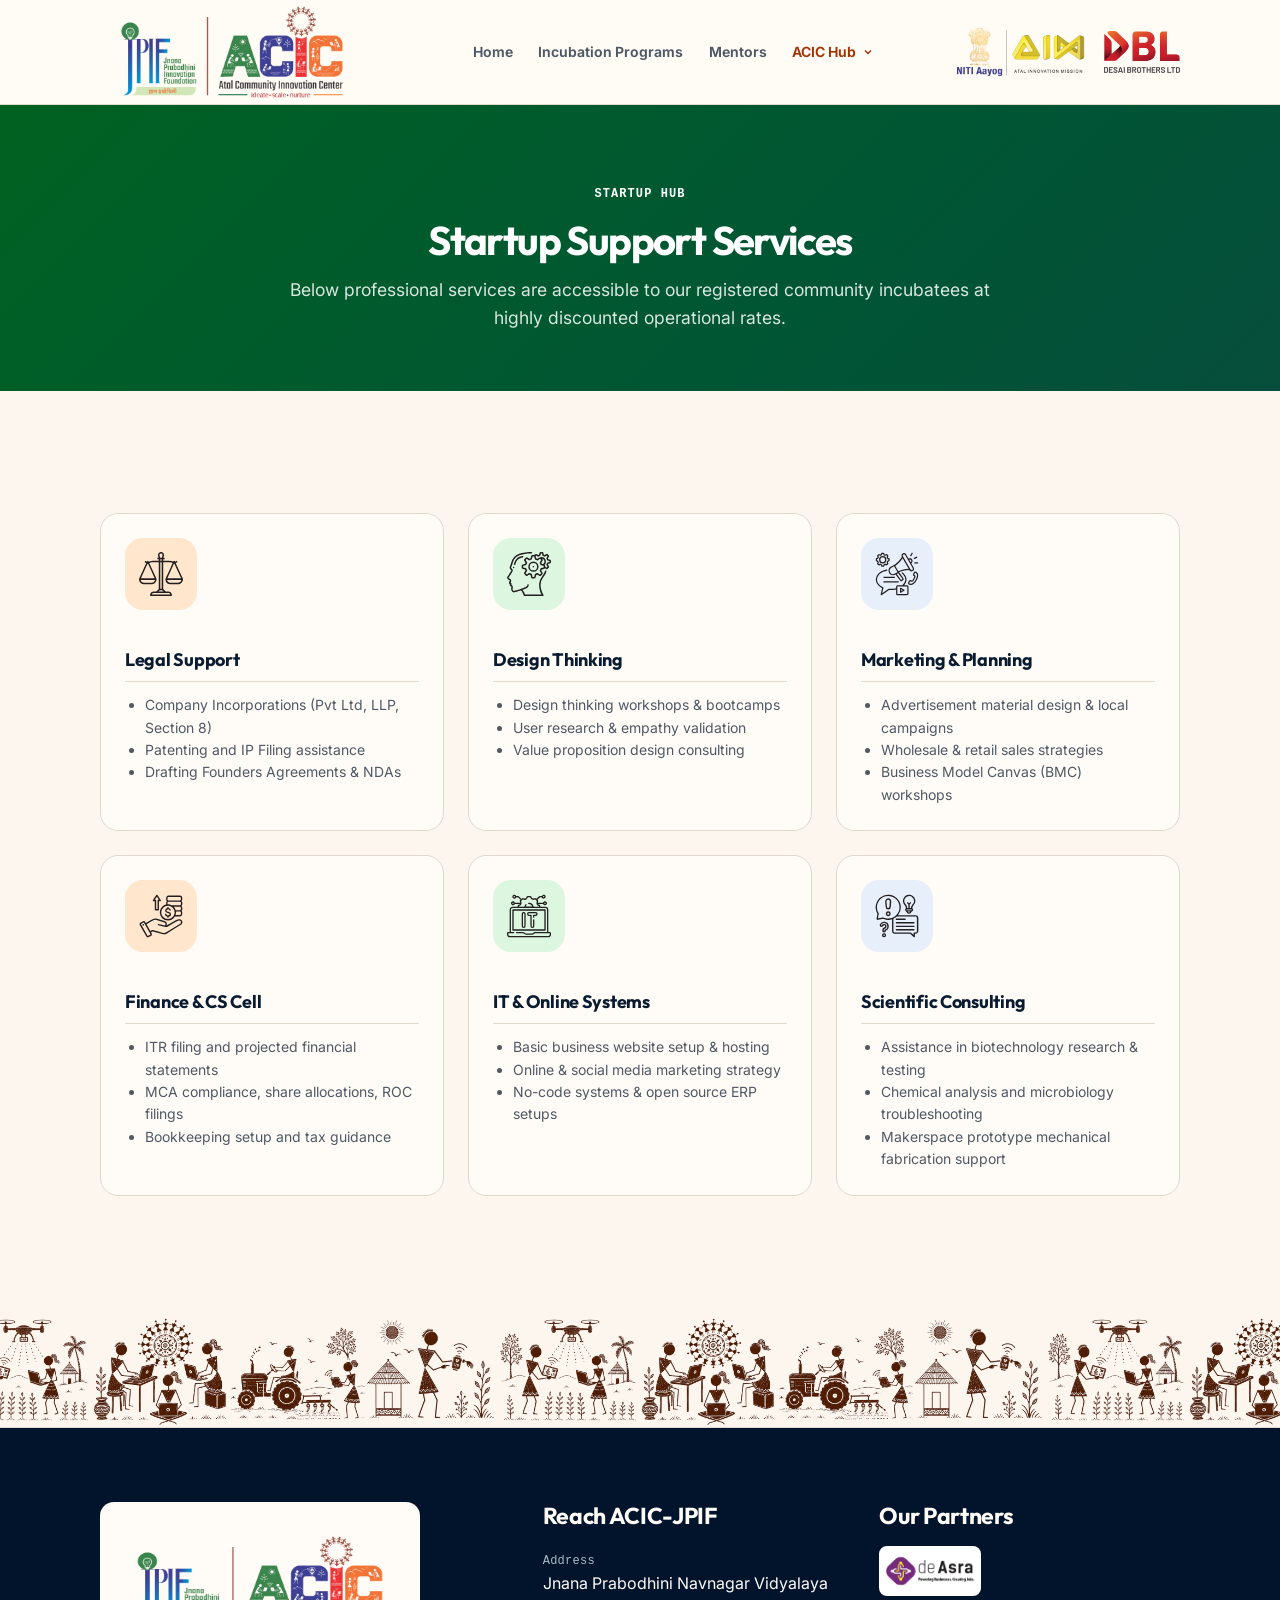
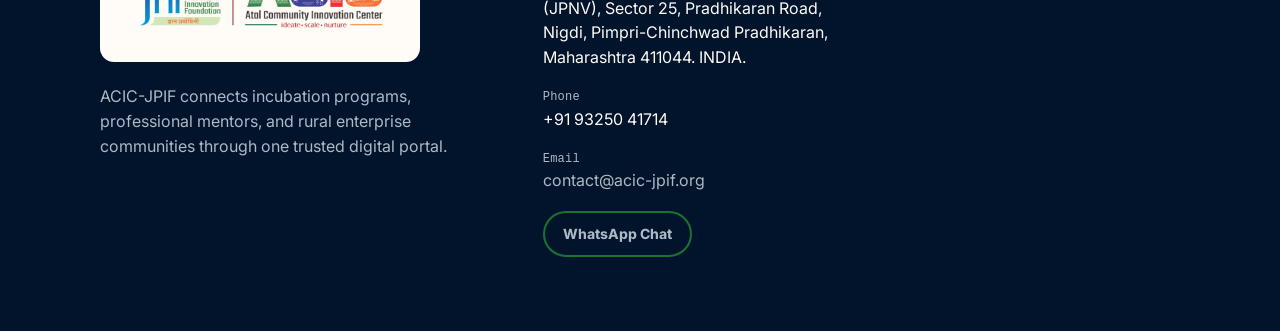
<file: support-cell.html>
<!doctype html>
<html lang="en">
<head>
  <script>(function(){
    var data = {};
    var api = {
      getItem: function(k){ return Object.prototype.hasOwnProperty.call(data, k) ? data[k] : null; },
      setItem: function(k, v){ data[k] = String(v); },
      removeItem: function(k){ delete data[k]; },
      clear: function(){ data = {}; },
      key: function(i){ return Object.keys(data)[i] || null; }
    };
    Object.defineProperty(api, 'length', { get: function(){ return Object.keys(data).length; } });
    return api;
  }
  function tryShim(name){
    var works = false;
    try { works = !!window[name] && typeof window[name].getItem === 'function'; void window[name].length; }
    catch (_) { works = false; }
    if (works) return;
    try { Object.defineProperty(window, name, { configurable: true, value: makeStore() }); }
    catch (_) { try { window[name] = makeStore(); } catch (__) {} }
  }
  tryShim('localStorage');
  tryShim('sessionStorage');
  })();</script>
  <meta charset="utf-8" />
  <meta name="viewport" content="width=device-width, initial-scale=1" />
  <title>Startup Hub & Services - ACIC-JPIF</title>
  <link rel="stylesheet" href="index.css?v=1.12" />
  <style>
    .support-hero {
      background: linear-gradient(135deg, var(--green-text) 0%, #064e3b 100%);
      color: #fff;
      padding: 80px 0 60px 0;
      text-align: center;
    }
    .support-hero h1 {
      color: #fff;
      font-size: 2.5rem;
      margin-bottom: 16px;
    }
    .support-hero .lead {
      color: rgba(255, 255, 255, 0.85);
      max-width: 700px;
      margin: 0 auto;
      font-size: 1.1rem;
    }
    @media (max-width: 768px) {
      .support-hero {
        padding: 50px 0 40px 0;
      }
      .support-hero h1 {
        font-size: 2rem;
      }
    }
  </style>
</head>
<body>
  <header class="topnav" data-od-id="topnav">
    <div class="container topnav-inner">
      <a class="brand-lockup" href="index.html#home" aria-label="ACIC-JPIF home">
        <img src="Images/JPIF%20ACIC%20LOGO.png" alt="JPIF ACIC logo" width="280" height="140" />
      </a>
      <nav id="primary-nav" class="navlinks" aria-label="Primary navigation">
        <a href="index.html">Home</a>
        <a href="program-detail.html">Incubation Programs</a>
        <a href="mentors.html">Mentors</a>
        <div class="nav-dropdown">
          <button class="nav-dropdown-toggle active" type="button" aria-expanded="false">
            ACIC Hub
            <svg width="12" height="12" viewBox="0 0 24 24" fill="none" stroke="currentColor" stroke-width="3" style="vertical-align:middle; margin-left:2px;"><path d="m6 9 6 6 6-6"/></svg>
          </button>
          <div class="nav-dropdown-menu">
            <a href="support-cell.html" class="active">Startup Hub</a>
            <a href="community-hub.html">Community Hub</a>
            <a href="javascript:void(0);" style="pointer-events: none; opacity: 0.6; cursor: not-allowed;" aria-disabled="true">Training Hub</a>
          </div>
        </div>
        <div class="mobile-nav-logos">
          <p class="mobile-nav-logos-title">Supported By</p>
          <div class="mobile-nav-logos-grid">
            <img src="Images/NITI%20AIM%20logo.png" alt="NITI Aayog (AIM) logo" />
            <img src="Images/DBL%20LOGO%20PNG.png" alt="Desai Brothers Ltd (DBL) logo" />
          </div>
        </div>
      </nav>
      <div class="topnav-logos" aria-label="Host Institute Ecosystem Partners">
        <img src="Images/NITI%20AIM%20logo.png" alt="NITI Aayog (AIM) logo" class="nav-logo logo-niti" />
        <img src="Images/DBL%20LOGO%20PNG.png" alt="Desai Brothers Ltd (DBL) logo" class="nav-logo logo-dbl" />
      </div>
      <button class="nav-toggle" type="button" aria-label="Toggle navigation menu" aria-expanded="false" aria-controls="primary-nav">
        <svg viewBox="0 0 24 24" fill="none" stroke="currentColor" stroke-width="2" aria-hidden="true"><path d="M4 6h16M4 12h16M4 18h16"/></svg>
      </button>
    </div>
  </header>

  <main>
    <section class="section support-hero">
      <div class="container">
        <p class="eyebrow" style="color: #ffffff;">startup hub</p>
        <h1>Startup Support Services</h1>
        <p class="lead">Below professional services are accessible to our registered community incubatees at highly discounted operational rates.</p>
      </div>
    </section>

    <!-- Support Services Section -->
    <section class="section" id="support">
      <div class="container">
        <div class="services-grid" style="margin-top: 20px;">
          <div class="service-card">
            <div class="iconbox" aria-hidden="true" style="background:var(--saffron-soft);">
              <img src="Images/Legal & Compliance.svg" alt="Legal & Compliance Icon" />
            </div>
            <h3>Legal Support</h3>
            <ul>
              <li>Company Incorporations (Pvt Ltd, LLP, Section 8)</li>
              <li>Patenting and IP Filing assistance</li>
              <li>Drafting Founders Agreements & NDAs</li>
            </ul>
          </div>
          
          <div class="service-card">
            <div class="iconbox" aria-hidden="true" style="background:var(--green-soft);">
              <img src="Images/Design Thinking.svg" alt="Design Thinking Icon" />
            </div>
            <h3>Design Thinking</h3>
            <ul>
              <li>Design thinking workshops & bootcamps</li>
              <li>User research & empathy validation</li>
              <li>Value proposition design consulting</li>
            </ul>
          </div>

          <div class="service-card">
            <div class="iconbox" aria-hidden="true" style="background:var(--navy-soft);">
              <img src="Images/Marketing.svg" alt="Marketing Icon" />
            </div>
            <h3>Marketing & Planning</h3>
            <ul>
              <li>Advertisement material design & local campaigns</li>
              <li>Wholesale & retail sales strategies</li>
              <li>Business Model Canvas (BMC) workshops</li>
            </ul>
          </div>

          <div class="service-card">
            <div class="iconbox" aria-hidden="true" style="background:var(--saffron-soft);">
              <img src="Images/Finance.svg" alt="Finance Icon" />
            </div>
            <h3>Finance & CS Cell</h3>
            <ul>
              <li>ITR filing and projected financial statements</li>
              <li>MCA compliance, share allocations, ROC filings</li>
              <li>Bookkeeping setup and tax guidance</li>
            </ul>
          </div>

          <div class="service-card">
            <div class="iconbox" aria-hidden="true" style="background:var(--green-soft);">
              <img src="Images/IT and systems.svg" alt="IT & Online Systems Icon" />
            </div>
            <h3>IT & Online Systems</h3>
            <ul>
              <li>Basic business website setup & hosting</li>
              <li>Online & social media marketing strategy</li>
              <li>No-code systems & open source ERP setups</li>
            </ul>
          </div>

          <div class="service-card">
            <div class="iconbox" aria-hidden="true" style="background:var(--navy-soft);">
              <img src="Images/Scientific consulting.svg" alt="Scientific Consulting Icon" />
            </div>
            <h3>Scientific Consulting</h3>
            <ul>
              <li>Assistance in biotechnology research & testing</li>
              <li>Chemical analysis and microbiology troubleshooting</li>
              <li>Makerspace prototype mechanical fabrication support</li>
            </ul>
          </div>
        </div>
      </div>
    </section>

    <!-- Warli divider band -->
    <section class="warli-divider" data-od-id="warli-divider" aria-label="Warli art divider">
      <div class="warli-band"></div>
    </section>
  </main>

  <footer class="pagefoot" data-od-id="footer">
    <div class="container footer-grid">
      <div>
        <img class="footer-logo" src="Images/JPIF%20ACIC%20LOGO.png" alt="JPIF ACIC logo" width="320" height="160" loading="lazy" decoding="async" />
        <p>ACIC-JPIF connects incubation programs, professional mentors, and rural enterprise communities through one trusted digital portal.</p>
      </div>
      <div>
        <h3>Reach ACIC-JPIF</h3>
        <ul class="pagefoot-contact-details" style="list-style:none; margin:0; padding:0; display:grid; gap:12px;">
          <li><span class="meta">Address</span><br />Jnana Prabodhini Navnagar Vidyalaya (JPNV), Sector 25, Pradhikaran Road, Nigdi, Pimpri-Chinchwad Pradhikaran, Maharashtra 411044. INDIA.</li>
          <li><span class="meta">Phone</span><br />+91 93250 41714</li>
          <li><span class="meta">Email</span><br /><a href="mailto:contact@acic-jpif.org">contact@acic-jpif.org</a></li>
        </ul>
        <a class="btn whatsapp" href="https://wa.me/919325041714" aria-label="Open WhatsApp chat shortcut">WhatsApp Chat</a>
      </div>
      <div>
        <h3>Our Partners</h3>
        <div class="partner-slots" aria-label="Partner logos">
          <div class="partner-slot">
            <a href="https://www.deasra.in/" target="_blank" rel="noopener noreferrer">
              <img src="Images/Partners/DeAsra.png" alt="deAsra Foundation logo" loading="lazy" />
            </a>
          </div>
          <!-- Provision for future JV / partner logos -->
          <!-- <div class="partner-slot"><div class="partner-placeholder">Partner Logo</div></div> -->
        </div>
      </div>
    </div>
  </footer>

  <script src="app.js?v=1.3"></script>
</body>
</html>
</file>
<file: index.css>
@import url('https://fonts.googleapis.com/css2?family=Outfit:wght@300;400;500;600;700;800&family=Inter:wght@300;400;500;600;700;800&display=swap');

:root {
  --bg: oklch(97.5% 0.012 75);
  --surface: oklch(99% 0.008 80);
  --fg: oklch(22% 0.05 255);
  --muted: oklch(46% 0.025 255);
  --border: oklch(89% 0.018 75);
  --accent: oklch(63% 0.18 42);
  --green: oklch(49% 0.13 148);
  /* Darker variants reserved for small text, so accent/green meet WCAG AA (4.5:1). */
  --accent-text: oklch(48% 0.16 42);
  --green-text: oklch(43% 0.13 148);
  --warli-brown: oklch(42% 0.12 35);
  --warli-soft: oklch(95% 0.025 35);
  --navy: oklch(22% 0.05 255);
  --saffron: oklch(63% 0.18 42);
  --navy-soft: oklch(95% 0.018 255);
  --saffron-soft: oklch(94% 0.045 64);
  --green-soft: oklch(95% 0.04 148);
  --footer: oklch(19% 0.055 255);
  --footer-muted: oklch(78% 0.02 245);

  --font-display: 'Outfit', -apple-system, BlinkMacSystemFont, "Segoe UI", Roboto, system-ui, sans-serif;
  --font-body: 'Inter', -apple-system, BlinkMacSystemFont, "Segoe UI", Roboto, system-ui, sans-serif;
  --font-mono: ui-monospace, "SF Mono", "Cascadia Code", Menlo, monospace;

  --fs-h1: clamp(38px, 7vw, 76px);
  --fs-h2: clamp(28px, 4vw, 48px);
  --fs-h3: clamp(19px, 2vw, 23px);
  --fs-lead: clamp(17px, 2vw, 21px);
  --fs-body: 16px;
  --fs-sm: 14px;
  --fs-meta: 12px;
  --fs-xs: 11px;

  --gutter: clamp(12px, 3.5vw, 40px);
  --container: 1160px;
  --radius: 12px;
  --radius-lg: 18px;
  --shadow: 0 18px 60px color-mix(in oklch, var(--fg) 10%, transparent);
  --shadow-sm: 0 4px 12px color-mix(in oklch, var(--fg) 7%, transparent);
  --shadow-md: 0 12px 30px color-mix(in oklch, var(--fg) 6%, transparent);
}

*, *::before, *::after { box-sizing: border-box; }
html { -webkit-text-size-adjust: 100%; scroll-behavior: smooth; }

:focus-visible {
  outline: 2px solid var(--accent);
  outline-offset: 2px;
  border-radius: 4px;
}

@media (prefers-reduced-motion: reduce) {
  html { scroll-behavior: auto; }
  *, *::before, *::after {
    animation-duration: 0.01ms !important;
    animation-iteration-count: 1 !important;
    transition-duration: 0.01ms !important;
  }
}
body {
  margin: 0;
  background: var(--bg);
  color: var(--fg);
  font-family: var(--font-body);
  font-size: var(--fs-body);
  line-height: 1.55;
  text-rendering: optimizeLegibility;
  -webkit-font-smoothing: antialiased;
  overflow-x: hidden;
}
img, svg { display: block; max-width: 100%; }
a { color: inherit; text-decoration: none; }
button { font: inherit; cursor: pointer; border: none; background: none; }
p { margin: 0; text-wrap: pretty; }
h1, h2, h3 { margin: 0; font-family: var(--font-display); text-wrap: balance; }
h1 { font-size: var(--fs-h1); line-height: 1.02; letter-spacing: -0.04em; }
h2 { font-size: var(--fs-h2); line-height: 1.08; letter-spacing: -0.03em; color: var(--green-text); }
h3 { font-size: var(--fs-h3); line-height: 1.22; letter-spacing: -0.015em; }

.container {
  width: min(100%, var(--container));
  margin-inline: auto;
  padding-inline: var(--gutter);
}
.section { padding-block: clamp(58px, 8vw, 108px); }
.section + .section { border-top: none; }
.hero + .section { border-top: none; }
.eyebrow {
  margin-bottom: 16px;
  color: var(--accent-text);
  font-family: var(--font-mono);
  font-size: var(--fs-meta);
  font-weight: 700;
  letter-spacing: 0.09em;
  text-transform: uppercase;
}
.lead {
  color: var(--muted);
  font-size: var(--fs-lead);
  line-height: 1.55;
  max-width: 62ch;
}
.meta {
  color: var(--muted);
  font-family: var(--font-mono);
  font-size: var(--fs-meta);
  letter-spacing: 0.02em;
}
.num { font-family: var(--font-mono); font-variant-numeric: tabular-nums; }

.topnav {
  position: sticky;
  top: 0;
  z-index: 20;
  background: color-mix(in oklch, var(--surface) 92%, transparent);
  border-bottom: 1px solid var(--border);
  backdrop-filter: blur(16px);
  transition: box-shadow 0.25s cubic-bezier(0.16, 1, 0.3, 1);
}
/* Shrink the header once the page is scrolled (toggled by app.js). */
.topnav.is-scrolled {
  box-shadow: var(--shadow-sm);
}
.topnav-inner {
  min-height: 104px;
  display: grid;
  grid-template-columns: minmax(180px, 300px) 1fr auto;
  align-items: center;
  gap: 26px;
  transition: min-height 0.3s cubic-bezier(0.16, 1, 0.3, 1);
}
.topnav.is-scrolled .topnav-inner {
  min-height: 76px;
}
.brand-lockup img {
  height: 132px;
  margin-block: -16px;
  width: auto;
  object-fit: contain;
  transition: height 0.3s cubic-bezier(0.16, 1, 0.3, 1), margin-block 0.3s cubic-bezier(0.16, 1, 0.3, 1);
}
.topnav.is-scrolled .brand-lockup img {
  height: 96px;
  margin-block: -12px;
}
.navlinks {
  display: flex;
  justify-content: center;
  gap: clamp(14px, 2vw, 28px);
  color: var(--muted);
  font-size: 14px;
  font-weight: 650;
  white-space: nowrap;
}
.navlinks a:hover, .navlinks a.active {
  color: var(--accent-text);
}
.nav-toggle {
  display: none;
  width: 44px;
  height: 44px;
  place-items: center;
  border: 1px solid var(--border);
  border-radius: 12px;
  background: var(--surface);
  color: var(--fg);
}
.nav-toggle svg { width: 22px; height: 22px; }
.nav-cta { display: none; }

.btn {
  min-height: 44px;
  display: inline-flex;
  align-items: center;
  justify-content: center;
  gap: 9px;
  padding: 10px 18px;
  border: 2px solid transparent;
  border-radius: 999px;
  font-size: 14px;
  font-weight: 750;
  white-space: nowrap;
  transition: all 0.2s cubic-bezier(0.16, 1, 0.3, 1);
  background: transparent;
}
.btn:hover {
  transform: translateY(-2px);
  box-shadow: var(--shadow-sm);
}
.btn:active {
  transform: translateY(0);
}
.btn-primary {
  background: transparent;
  border-color: var(--accent);
  color: var(--accent);
}
.btn-primary:hover {
  background: var(--accent);
  border-color: var(--accent);
  color: var(--surface);
}
.btn-mentor {
  background: transparent;
  border-color: var(--green);
  color: var(--green);
}
.btn-mentor:hover {
  background: var(--green);
  border-color: var(--green);
  color: var(--surface);
}
.btn-green {
  background: transparent;
  border-color: var(--green);
  color: var(--green);
}
.btn-green:hover {
  background: var(--green);
  border-color: var(--green);
  color: var(--surface);
}
.btn-secondary {
  background: transparent;
  border-color: var(--border);
  color: var(--fg);
}
.btn-secondary:hover {
  background: var(--fg);
  border-color: var(--fg);
  color: var(--surface);
}

.form-control {
  width: 100%;
  padding: 12px 16px;
  border: 1px solid var(--border);
  border-radius: 10px;
  font-family: inherit;
  font-size: 15px;
  color: var(--fg);
  background: var(--surface);
  transition: border-color 0.2s ease;
}
.form-control:focus-visible {
  outline: none;
  border-color: var(--accent);
  box-shadow: 0 0 0 4px color-mix(in oklch, var(--accent) 15%, transparent);
}

.hero {
  position: relative;
  z-index: 2;
  padding-block: clamp(62px, 9vw, 132px) clamp(56px, 7vw, 96px);
  background: radial-gradient(circle at 12% 18%, var(--saffron-soft), transparent 30%), linear-gradient(180deg, var(--surface), var(--bg));
}
.hero::before {
  content: "";
  position: absolute;
  width: min(86vw, 720px);
  aspect-ratio: 1;
  right: 0;
  transform: translateX(50%);
  top: 48px;
  background: url("Images/circle.png") center / contain no-repeat;
  opacity: 1;
  pointer-events: none;
  animation: rotateCircle 60s linear infinite;
}
@keyframes rotateCircle {
  from {
    transform: translateX(50%) rotate(0deg);
  }
  to {
    transform: translateX(50%) rotate(-360deg);
  }
}
.hero-grid {
  position: relative;
  display: grid;
  grid-template-columns: 1fr;
  max-width: 800px;
  margin-inline: auto;
  gap: clamp(34px, 7vw, 86px);
  align-items: center;
}
.hero-art {
  width: 100%;
  height: auto;
  border-radius: var(--radius-lg);
  box-shadow: var(--shadow);
}
.hero-copy {
  text-align: center;
}
.hero-copy .lead {
  margin-top: 22px;
  margin-inline: auto;
}
.hero-actions, .trust-strip {
  display: flex;
  flex-wrap: wrap;
  gap: 12px;
  margin-top: 30px;
  justify-content: center;
}
.hub-hero, .mentor-hero, .program-hero {
  text-align: center;
}
.hub-hero .lead, .mentor-hero .lead, .program-hero .lead {
  margin-inline: auto;
}

.pill {
  padding: 7px 11px;
  border: 1px solid var(--border);
  border-radius: 999px;
  background: color-mix(in oklch, var(--surface) 86%, transparent);
  color: var(--muted);
  font-family: var(--font-mono);
  font-size: 11px;
  font-weight: 700;
  text-transform: uppercase;
}

.portal-card, .card, .screen-card {
  border: 1px solid var(--border);
  border-radius: var(--radius-lg);
  background: var(--surface);
  transition: transform 0.2s ease, box-shadow 0.2s ease;
}
.portal-card { box-shadow: var(--shadow); overflow: hidden; }
.portal-card-head {
  display: flex;
  align-items: center;
  justify-content: space-between;
  padding: 18px 20px;
  border-bottom: 1px solid var(--border);
}
.portal-card-body, .card { padding: clamp(22px, 3vw, 30px); }
.status-dot { width: 9px; height: 9px; border-radius: 50%; background: var(--green); }
.track-list { display: grid; gap: 12px; }
.track {
  display: grid;
  grid-template-columns: auto 1fr auto;
  gap: 12px;
  align-items: center;
  padding: 13px;
  border: 1px solid var(--border);
  border-radius: 14px;
}
.track-mark {
  width: 34px;
  height: 34px;
  display: grid;
  place-items: center;
  border-radius: 11px;
  background: var(--navy-soft);
  font-family: var(--font-mono);
  font-weight: 800;
}
.track span, .pillar-card p, .screen-card p, .directory-row span { color: var(--muted); }
.track > div > strong { display: block; }
.track > div > span { display: block; margin-top: 2px; font-size: var(--fs-sm); }

.section-head {
  display: flex;
  flex-direction: column;
  align-items: center;
  text-align: center;
  gap: 12px;
  margin-bottom: clamp(30px, 5vw, 54px);
}
.section-head > div {
  max-width: 720px;
  margin-inline: auto;
}
.section-head h2 {
  padding-bottom: 10px;
  border-bottom: 3px solid color-mix(in oklch, var(--warli-brown) 35%, transparent);
}
.section-head .lead {
  margin-top: 14px;
  margin-inline: auto;
}

.grid-3, .template-strip {
  display: grid;
  grid-template-columns: repeat(3, minmax(0, 1fr));
  gap: 22px;
}
.pillar-card {
  min-height: 310px;
  display: flex;
  flex-direction: column;
  justify-content: space-between;
  position: relative;
  overflow: hidden;
}
.pillar-card:hover, .screen-card:hover {
  transform: translateY(-4px);
  box-shadow: var(--shadow-md);
}
.iconbox {
  width: 72px;
  height: 72px;
  display: grid;
  place-items: center;
  border-radius: 18px;
  background: var(--navy-soft);
  margin-bottom: 22px;
}
.iconbox svg, .iconbox img { width: 44px; height: 44px; object-fit: contain; }
.mini-list {
  display: flex;
  flex-wrap: wrap;
  gap: 8px;
  margin-top: 24px;
  padding: 0;
  list-style: none;
}
.mini-list li {
  padding: 6px 9px;
  border: 1px solid var(--border);
  border-radius: 999px;
  color: var(--muted);
  font-family: var(--font-mono);
  font-size: 11px;
  font-weight: 700;
}

.registry, .support-layout {
  display: grid;
  grid-template-columns: 0.82fr 1.18fr;
  gap: 28px;
  align-items: stretch;
}
.support-layout { grid-template-columns: 1fr 1fr; }
.registry-panel { background: var(--footer); color: var(--surface); }
.registry-panel p, .field-token { color: var(--footer-muted); }
.field-grid {
  display: grid;
  grid-template-columns: repeat(2, minmax(0, 1fr));
  gap: 10px;
  margin-top: 24px;
}
.field-token {
  padding: 10px 12px;
  border: 1px solid color-mix(in oklch, var(--surface) 16%, transparent);
  border-radius: 12px;
  font-family: var(--font-mono);
  font-size: 11px;
}
.mentor-table { width: 100%; border-collapse: collapse; font-size: 14px; }
.mentor-table th, .mentor-table td {
  padding: 14px 10px;
  border-bottom: 1px solid var(--border);
  text-align: left;
  vertical-align: top;
}
.mentor-table th {
  color: var(--muted);
  font-family: var(--font-mono);
  font-size: 11px;
  text-transform: uppercase;
}
.availability { color: var(--green-text); font-family: var(--font-mono); font-size: 11px; font-weight: 800; }

.directory-card { display: grid; gap: 18px; padding: 0; overflow: hidden; }
.directory-card header { padding: 24px 24px 0; }
.directory-card .body { display: grid; gap: 12px; padding: 0 24px 24px; }
.directory-row {
  display: grid;
  grid-template-columns: 42px 1fr;
  gap: 12px;
  padding-top: 14px;
  border-top: 1px solid var(--border);
}
.directory-row > div > strong { display: block; }
.directory-row > div > span { display: block; margin-top: 3px; font-size: var(--fs-sm); }
.avatar {
  width: 42px;
  height: 42px;
  display: grid;
  place-items: center;
  border-radius: 50%;
  background: var(--green-soft);
  color: var(--green);
  font-weight: 850;
}

.screen-card { display: grid; gap: 18px; padding: 18px; cursor: pointer; }
.screen-preview {
  aspect-ratio: 4 / 3;
  border: 1px solid var(--border);
  border-radius: 14px;
  background: linear-gradient(180deg, var(--navy-soft), var(--surface));
  padding: 14px;
  display: grid;
  gap: 8px;
}
.preview-bar { height: 8px; border-radius: 99px; background: color-mix(in oklch, var(--fg) 12%, transparent); }
.preview-bar.short { width: 56%; }
.preview-grid { display: grid; grid-template-columns: 1fr 1fr; gap: 8px; margin-top: 8px; }
.preview-cell { min-height: 48px; border: 1px solid var(--border); border-radius: 10px; background: var(--surface); }

.warli-band {
  min-height: 130px;
  background-image: url("Images/figures.png");
  background-repeat: repeat-x;
  background-size: auto 112px;
  background-position: center bottom;
  border-bottom: 1px solid var(--border);
  animation: scrollWarli 150s linear infinite;
}

@keyframes scrollWarli {
  from { background-position: 0px bottom; }
  to { background-position: -2000px bottom; }
}

.pagefoot {
  background: var(--footer);
  color: var(--surface);
  padding-block: clamp(42px, 7vw, 74px);
}
.footer-grid {
  display: grid;
  grid-template-columns: 1.15fr 0.85fr 0.85fr;
  gap: 36px;
}
.footer-logo {
  max-width: 320px;
  padding: 14px;
  border-radius: 14px;
  background: var(--surface);
  margin-bottom: 22px;
}
.pagefoot p, .pagefoot a, .pagefoot .meta { color: var(--footer-muted); }
.pagefoot h3 { margin-bottom: 16px; }
.pagefoot-contact-details { margin: 0; }
.partner-slots {
  display: flex;
  justify-content: flex-start;
  gap: 10px;
  align-items: center;
  flex-wrap: wrap;
}
.partner-slot {
  display: flex;
  align-items: center;
}
.partner-slot img {
  max-height: 50px;
  width: auto;
  object-fit: contain;
  background: #fff;
  border: 6px solid #fff;
  border-radius: 8px;
}

.whatsapp {
  margin-top: 18px;
  background: transparent;
  border-color: var(--green);
  color: var(--green);
}
.whatsapp:hover {
  background: var(--green);
  border-color: var(--green);
  color: var(--surface);
}

@media (max-width: 980px) {
  .topnav-inner {
    grid-template-columns: 1fr auto;
    gap: 12px;
    min-height: 84px;
    transition: min-height 0.3s cubic-bezier(0.16, 1, 0.3, 1);
  }
  .topnav.is-scrolled .topnav-inner {
    min-height: 68px;
  }
  .brand-lockup img {
    height: 104px;
    margin-block: -12px;
    width: auto;
    object-fit: contain;
    transition: height 0.3s cubic-bezier(0.16, 1, 0.3, 1), margin-block 0.3s cubic-bezier(0.16, 1, 0.3, 1);
  }
  .topnav.is-scrolled .brand-lockup img {
    height: 84px;
    margin-block: -10px;
  }
  .nav-toggle { display: inline-grid; }
  .topnav .btn-mentor { display: none; }
  .navlinks { display: none; }
  .navlinks.is-open .nav-cta {
    display: block;
    margin-top: 8px;
    background: var(--green);
    border: 1px solid var(--green);
    color: var(--surface);
    text-align: center;
    font-weight: 750;
  }
  .navlinks.is-open {
    display: grid;
    gap: 2px;
    position: absolute;
    top: 100%;
    left: 0;
    right: 0;
    padding: 12px var(--gutter) 18px;
    background: color-mix(in oklch, var(--surface) 97%, transparent);
    backdrop-filter: blur(16px);
    border-bottom: 1px solid var(--border);
    box-shadow: var(--shadow);
    justify-content: stretch;
    max-height: calc(100vh - 90px);
    overflow-y: auto;
  }
  .navlinks.is-open a {
    padding: 12px 10px;
    border-radius: 10px;
    font-size: 15px;
    text-align: left;
  }
  .navlinks.is-open a:hover { background: var(--navy-soft); }
  .hero-grid, .registry, .support-layout, .template-strip { grid-template-columns: 1fr; }
  .grid-3 {
    grid-template-columns: repeat(2, 1fr);
  }
  .grid-3 > *:last-child:nth-child(odd) {
    grid-column: span 2;
  }
  .footer-grid {
    grid-template-columns: repeat(2, 1fr);
  }
  .footer-grid > *:first-child {
    grid-column: span 2;
    margin-bottom: 20px;
  }
  .section-head { display: block; }
}
@media (max-width: 620px) {
  .topnav-inner {
    min-height: 72px;
  }
  .topnav.is-scrolled .topnav-inner {
    min-height: 58px;
  }
  .brand-lockup img {
    height: 84px;
    margin-block: -8px;
  }
  .topnav.is-scrolled .brand-lockup img {
    height: 68px;
    margin-block: -6px;
  }
  .topnav .btn { padding-inline: 13px; font-size: 13px; }
  .hero-actions .btn { width: 100%; }
  .trust-strip { display: grid; grid-template-columns: 1fr; }
  .track { grid-template-columns: auto 1fr; }
  .field-grid { grid-template-columns: 1fr; }
  .mentor-table th:nth-child(2), .mentor-table td:nth-child(2) { display: none; }
  .warli-band { min-height: 90px; background-size: auto 76px; }
  .partner-slots { justify-content: center; gap: 12px; }
  
  /* Stacking layout for mobile screens */
  .grid-5, .grid-2, .services-grid, .mentor-grid, .grid-3, .footer-grid {
    grid-template-columns: 1fr;
  }
  .grid-3 > *:last-child:nth-child(odd) {
    grid-column: auto;
  }
  .footer-grid > *:first-child {
    grid-column: auto;
    margin-bottom: 0;
  }
}

/* Extra small mobile adjustments */
@media (max-width: 360px) {
  .brand-lockup img {
    height: 72px;
  }
  .topnav.is-scrolled .brand-lockup img {
    height: 60px;
  }
}

/* Custom Added Styles for Client Content */
.grid-5 {
  display: grid;
  grid-template-columns: repeat(6, minmax(0, 1fr));
  gap: 20px;
}
.sector-card {
  grid-column: span 2;
}
.sector-card:nth-child(1), .sector-card:nth-child(2) {
  grid-column: span 3;
}
.grid-2 {
  display: grid;
  grid-template-columns: repeat(2, minmax(0, 1fr));
  gap: 30px;
}
.sector-card {
  padding: 24px;
  background: var(--surface);
  border: 1px solid var(--border);
  border-radius: var(--radius-lg);
  display: flex;
  flex-direction: column;
  gap: 12px;
  transition: transform 0.2s ease, box-shadow 0.2s ease;
}
.sector-card:hover {
  transform: translateY(-4px);
  box-shadow: var(--shadow-md);
}
.sector-card h3 {
  font-size: 18px;
  color: var(--accent-text);
  margin-top: 5px;
}
.about-tabs {
  display: flex;
  gap: 10px;
  margin-bottom: 24px;
  border-bottom: 1px solid var(--border);
  padding-bottom: 10px;
  flex-wrap: wrap;
}
.about-tab-btn {
  padding: 10px 20px;
  border-radius: 8px;
  font-weight: 600;
  font-size: 14px;
  color: var(--muted);
  cursor: pointer;
  transition: all 0.2s ease;
  background: var(--surface);
  border: 1px solid var(--border);
}
.about-tab-btn:hover {
  background: var(--navy-soft);
  color: var(--fg);
  border-color: var(--muted);
}
.about-tab-btn.active {
  background: var(--accent);
  border-color: var(--accent);
  color: var(--surface);
}
.about-pane {
  display: none;
  animation: fadeIn 0.4s ease-out forwards;
}
.about-pane.active {
  display: block;
}
.team-grid {
  display: grid;
  grid-template-columns: repeat(auto-fill, minmax(240px, 1fr));
  gap: 20px;
  margin-top: 20px;
}
.member-card {
  padding: 20px;
  background: var(--surface);
  border: 1px solid var(--border);
  border-radius: var(--radius);
  text-align: center;
  transition: transform 0.2s ease;
}
.member-card:hover {
  transform: translateY(-2px);
  border-color: var(--accent);
}
.member-card h4 {
  margin: 0;
  font-size: 16px;
  font-weight: 700;
  white-space: nowrap;
}
.member-card p {
  margin: 5px 0 0;
  font-size: 13px;
  color: var(--muted);
}
.member-card .designation {
  font-weight: 700;
  font-size: 11px;
  margin-top: 5px;
  letter-spacing: 0.05em;
  font-family: var(--font-mono);
}
.member-card .designation.founder-desc {
  color: var(--accent-text);
}
.member-card .designation.bod-desc {
  color: var(--green-text);
}
.member-card .bio {
  font-size: 12px;
  color: var(--muted);
  margin-top: 10px;
  line-height: 1.45;
  border-top: 1px dashed var(--border);
  padding-top: 10px;
  text-align: left;
}
.services-grid {
  display: grid;
  grid-template-columns: repeat(3, minmax(0, 1fr));
  gap: 24px;
}
.service-card {
  background: var(--surface);
  border: 1px solid var(--border);
  border-radius: var(--radius-lg);
  padding: 24px;
  display: flex;
  flex-direction: column;
  gap: 12px;
}
.service-card h3 {
  font-size: 18px;
  border-bottom: 1px solid var(--border);
  padding-bottom: 10px;
  margin-top: 5px;
}
.service-card ul {
  padding-left: 20px;
  margin: 0;
  color: var(--muted);
  font-size: 14px;
  line-height: 1.6;
}
.mentor-grid {
  display: grid;
  grid-template-columns: repeat(2, minmax(0, 1fr));
  gap: 20px;
}
.mentor-card {
  padding: 20px;
  background: var(--surface);
  border: 1px solid var(--border);
  border-radius: var(--radius);
  display: grid;
  grid-template-columns: 60px 1fr;
  gap: 16px;
  align-items: flex-start;
}
.mentor-avatar {
  width: 60px;
  height: 60px;
  border-radius: 50%;
  background: var(--navy-soft);
  color: var(--accent-text);
  font-size: 20px;
  font-weight: 750;
  display: grid;
  place-items: center;
  border: 2px solid var(--border);
  flex-shrink: 0;
}
.mentor-info {
  display: flex;
  flex-direction: column;
  gap: 6px;
}
.mentor-card h4 {
  margin: 0;
  font-size: 16px;
  color: var(--fg);
}
.mentor-card .meta {
  font-size: 12px;
  color: var(--accent-text);
  font-weight: 600;
}
.mentor-card p {
  font-size: 14px;
  color: var(--muted);
}
@media (max-width: 980px) {
  .grid-2, .services-grid, .mentor-grid {
    grid-template-columns: repeat(2, minmax(0, 1fr));
  }
  .grid-5 {
    grid-template-columns: repeat(2, 1fr);
  }
  .sector-card, .sector-card:nth-child(1), .sector-card:nth-child(2) {
    grid-column: auto;
  }
}

/* Scroll entrance animations */
.animate-on-scroll {
  opacity: 0;
  transform: translateY(24px);
  transition: opacity 0.6s cubic-bezier(0.16, 1, 0.3, 1), transform 0.6s cubic-bezier(0.16, 1, 0.3, 1);
  will-change: transform, opacity;
}
.animate-on-scroll.is-visible {
  opacity: 1;
  transform: translateY(0);
}

/* CSS-based validation indicators */
.form-control:focus-visible:valid {
  border-color: var(--green);
  box-shadow: 0 0 0 4px color-mix(in oklch, var(--green) 15%, transparent);
}
.form-control:not(:placeholder-shown):not(:focus-visible):invalid {
  border-color: oklch(50% 0.15 20);
  box-shadow: 0 0 0 4px color-mix(in oklch, oklch(50% 0.15 20) 15%, transparent);
}

/* Global Card Hover Shadows */
.card, 
.sector-card, 
.service-card, 
.mentor-card, 
.member-card, 
.level-card, 
.journey-step-card, 
.comm-program-card, 
.coordinator-card, 
.portal-card {
  transition: transform 0.3s cubic-bezier(0.16, 1, 0.3, 1), 
              box-shadow 0.3s cubic-bezier(0.16, 1, 0.3, 1), 
              border-color 0.3s cubic-bezier(0.16, 1, 0.3, 1);
}

.card:hover, 
.sector-card:hover, 
.service-card:hover, 
.mentor-card:hover, 
.member-card:hover, 
.level-card:hover, 
.journey-step-card:hover, 
.comm-program-card:hover, 
.coordinator-card:hover, 
.portal-card:hover {
  transform: translateY(-4px);
  box-shadow: var(--shadow-md);
}

/* Navigation Dropdown Menu & Topnav Partner Logos */
.nav-dropdown {
  position: relative;
  display: inline-block;
}
.nav-dropdown-toggle {
  color: var(--muted);
  font-size: 14px;
  font-weight: 650;
  white-space: nowrap;
  display: flex;
  align-items: center;
  gap: 4px;
  padding: 0;
  cursor: pointer;
  background: transparent;
  border: none;
  font-family: var(--font-body);
}
.nav-dropdown-toggle:hover, 
.nav-dropdown-toggle.active {
  color: var(--accent-text);
}
.nav-dropdown-menu {
  opacity: 0;
  visibility: hidden;
  position: absolute;
  top: 100%;
  left: 50%;
  transform: translateX(-50%) translateY(8px);
  background: var(--surface);
  border: 1px solid var(--border);
  border-radius: var(--radius);
  padding: 8px;
  min-width: 180px;
  box-shadow: var(--shadow-sm);
  z-index: 100;
  margin-top: 8px;
  transition: opacity 0.2s ease, transform 0.2s ease, visibility 0.2s ease;
  transition-delay: 0.5s; /* Keep dropdown for 0.5 sec so it's easier to tap into */
}
.nav-dropdown-menu a {
  display: block;
  padding: 8px 12px;
  border-radius: 6px;
  color: var(--muted);
  font-size: 13px;
  font-weight: 600;
  text-align: left;
  white-space: nowrap;
}
.nav-dropdown-menu a:hover, 
.nav-dropdown-menu a.active {
  background: var(--navy-soft);
  color: var(--accent-text);
}
.nav-dropdown:hover .nav-dropdown-menu {
  opacity: 1;
  visibility: visible;
  transform: translateX(-50%) translateY(0);
  transition-delay: 0s;
}

.topnav-logos {
  display: flex;
  align-items: center;
  gap: clamp(10px, 1.5vw, 20px);
  margin-left: 10px;
}
.nav-logo {
  height: 48px;
  width: auto;
  object-fit: contain;
  transition: height 0.3s cubic-bezier(0.16, 1, 0.3, 1);
}
.topnav.is-scrolled .nav-logo {
  height: 38px;
}
.nav-logo.logo-dbl {
  height: 42px;
}
.topnav.is-scrolled .nav-logo.logo-dbl {
  height: 33px;
}


@media (max-width: 980px) {
  .topnav-logos {
    display: none; /* Hide in mobile sticky bar */
  }
  .nav-dropdown {
    display: grid;
    gap: 2px;
  }
  .nav-dropdown-toggle {
    padding: 12px 10px;
    border-radius: 10px;
    font-size: 15px;
    text-align: left;
    width: 100%;
    color: var(--muted);
    font-weight: 650;
    display: flex;
    justify-content: space-between;
    align-items: center;
  }
  .nav-dropdown-toggle svg {
    transition: transform 0.2s ease;
  }
  .nav-dropdown-toggle.is-active svg {
    transform: rotate(180deg);
  }
  .nav-dropdown-menu {
    display: none;
    opacity: 1;
    visibility: visible;
    position: static;
    transform: none;
    background: transparent;
    border: none;
    box-shadow: none;
    padding-left: 20px;
    margin-top: 0;
    min-width: unset;
    transition: none;
    transition-delay: 0s;
  }
  .nav-dropdown-menu.is-open {
    display: grid;
    gap: 2px;
  }
  .nav-dropdown-menu a {
    padding: 10px 10px;
    font-size: 14px;
  }
}

@media (max-width: 480px) {
  .mentor-card {
    grid-template-columns: 1fr;
    text-align: center;
    justify-items: center;
  }
  .mentor-info {
    align-items: center;
  }
}

/* Responsiveness for very large screens and ultra-wide monitors (e.g. 27" to 33" display) */
@media (min-width: 1440px) {
  :root {
    --container: 1320px;
  }
  .hero::before {
    width: min(86vw, 840px);
  }
}

@media (min-width: 1920px) {
  :root {
    --container: 1560px;
    --fs-body: 18px;
    --fs-sm: 15px;
    --fs-meta: 13px;
  }
  .hero::before {
    width: min(86vw, 1000px);
    top: 60px;
  }
  .btn {
    min-height: 48px;
    padding: 12px 22px;
    font-size: 15px;
  }
  .brand-lockup img {
    height: 150px;
  }
  .topnav.is-scrolled .brand-lockup img {
    height: 110px;
  }
  .topnav-inner {
    min-height: 120px;
  }
  .topnav.is-scrolled .topnav-inner {
    min-height: 86px;
  }
  .nav-logo {
    height: 56px;
  }
  .topnav.is-scrolled .nav-logo {
    height: 44px;
  }
  .nav-logo.logo-dbl {
    height: 50px;
  }
  .topnav.is-scrolled .nav-logo.logo-dbl {
    height: 39px;
  }
  .warli-band {
    min-height: 180px;
    background-size: auto 148px;
  }
}

@media (min-width: 2560px) {
  :root {
    --container: 1800px;
    --fs-body: 20px;
    --fs-sm: 16px;
    --fs-meta: 14px;
  }
  .hero::before {
    width: min(86vw, 1200px);
    top: 80px;
  }
  .btn {
    min-height: 52px;
    padding: 14px 26px;
    font-size: 16px;
  }
  .brand-lockup img {
    height: 170px;
  }
  .topnav.is-scrolled .brand-lockup img {
    height: 125px;
  }
  .topnav-inner {
    min-height: 136px;
  }
  .topnav.is-scrolled .topnav-inner {
    min-height: 96px;
  }
  .nav-logo {
    height: 64px;
  }
  .topnav.is-scrolled .nav-logo {
    height: 48px;
  }
  .nav-logo.logo-dbl {
    height: 56px;
  }
  .topnav.is-scrolled .nav-logo.logo-dbl {
    height: 42px;
  }
  .warli-band {
    min-height: 220px;
    background-size: auto 178px;
  }
}

/* ==================== BACKGROUND DECORATION SYSTEM ==================== */
.section {
  position: relative;
}

.section > .container {
  position: relative;
  z-index: 2;
}

.decor-left,
.decor-right {
  overflow: hidden;
}

.decor-left::before,
.decor-right::before {
  content: "";
  position: absolute;
  top: clamp(20px, 3vw, 50px);
  width: clamp(140px, 16vw, 280px);
  height: clamp(140px, 16vw, 280px);
  background-repeat: no-repeat;
  background-size: contain;
  pointer-events: none;
  z-index: 1;
  transition: opacity 1.2s cubic-bezier(0.16, 1, 0.3, 1), filter 1.2s cubic-bezier(0.16, 1, 0.3, 1);
  will-change: filter, opacity;
}

/* Default visible state (fallback if JS is off/not loaded) */
.decor-left::before {
  left: 2%;
  opacity: 0.07;
  filter: blur(0);
}

.decor-right::before {
  right: 2%;
  opacity: 0.07;
  filter: blur(0);
}

/* Hidden State (staged by JS before scroll) */
.decor-left.decor-animate::before {
  opacity: 0;
  filter: blur(12px);
}
.decor-right.decor-animate::before {
  opacity: 0;
  filter: blur(12px);
}

/* Visible State (after scroll intersection) */
.decor-left.decor-visible::before {
  opacity: 0.07;
  filter: blur(0);
}
.decor-right.decor-visible::before {
  opacity: 0.07;
  filter: blur(0);
}

@media (min-width: 1440px) {
  .decor-left::before,
  .decor-left.decor-visible::before {
    left: 4%;
    opacity: 0.12;
    filter: blur(0);
  }
  .decor-right::before,
  .decor-right.decor-visible::before {
    right: 4%;
    opacity: 0.12;
    filter: blur(0);
  }
}

.decor-el-1::before { background-image: url("Images/element%20svg/LOGO%20ELEMENTS-01.svg"); }
.decor-el-2::before { background-image: url("Images/element%20svg/LOGO%20ELEMENTS-02.svg"); }
.decor-el-3::before { background-image: url("Images/element%20svg/LOGO%20ELEMENTS-03.svg"); }
.decor-el-4::before { background-image: url("Images/element%20svg/LOGO%20ELEMENTS-04.svg"); }
.decor-el-5::before { background-image: url("Images/element%20svg/LOGO%20ELEMENTS-05.svg"); }
.decor-el-6::before { background-image: url("Images/element%20svg/LOGO%20ELEMENTS-06.svg"); }
.decor-el-7::before { background-image: url("Images/element%20svg/LOGO%20ELEMENTS-07.svg"); }
.decor-el-8::before { background-image: url("Images/element%20svg/LOGO%20ELEMENTS-08.svg"); }

/* Mobile enhancements for responsiveness */
.mobile-nav-logos {
  display: none;
}
@media (max-width: 980px) {
  .mobile-nav-logos {
    display: block;
    margin-top: 24px;
    padding-top: 18px;
    border-top: 1px solid var(--border);
    text-align: center;
    width: 100%;
  }
  .mobile-nav-logos-title {
    font-size: 11px;
    text-transform: uppercase;
    letter-spacing: 0.08em;
    color: var(--muted);
    font-weight: 700;
    margin-bottom: 12px;
    font-family: var(--font-mono);
  }
  .mobile-nav-logos-grid {
    display: flex;
    justify-content: center;
    align-items: center;
    gap: 24px;
  }
  .mobile-nav-logos-grid img {
    height: 38px;
    width: auto;
    object-fit: contain;
    filter: drop-shadow(0 2px 4px rgba(0,0,0,0.03));
  }
  .hero::before {
    width: min(70vw, 360px) !important;
    opacity: 0.35 !important;
  }
}

@media (max-width: 768px) {
  .about-tabs {
    flex-wrap: nowrap !important;
    overflow-x: auto !important;
    padding-bottom: 12px !important;
    -webkit-overflow-scrolling: touch;
    scroll-snap-type: x mandatory;
    justify-content: flex-start !important;
    scrollbar-width: none; /* Hide scrollbar for clean look in Firefox */
  }
  .about-tabs::-webkit-scrollbar {
    display: none; /* Hide scrollbar in Chrome/Safari */
  }
  .about-tab-btn {
    flex: 0 0 auto !important;
    scroll-snap-align: start;
  }
}
</file>
